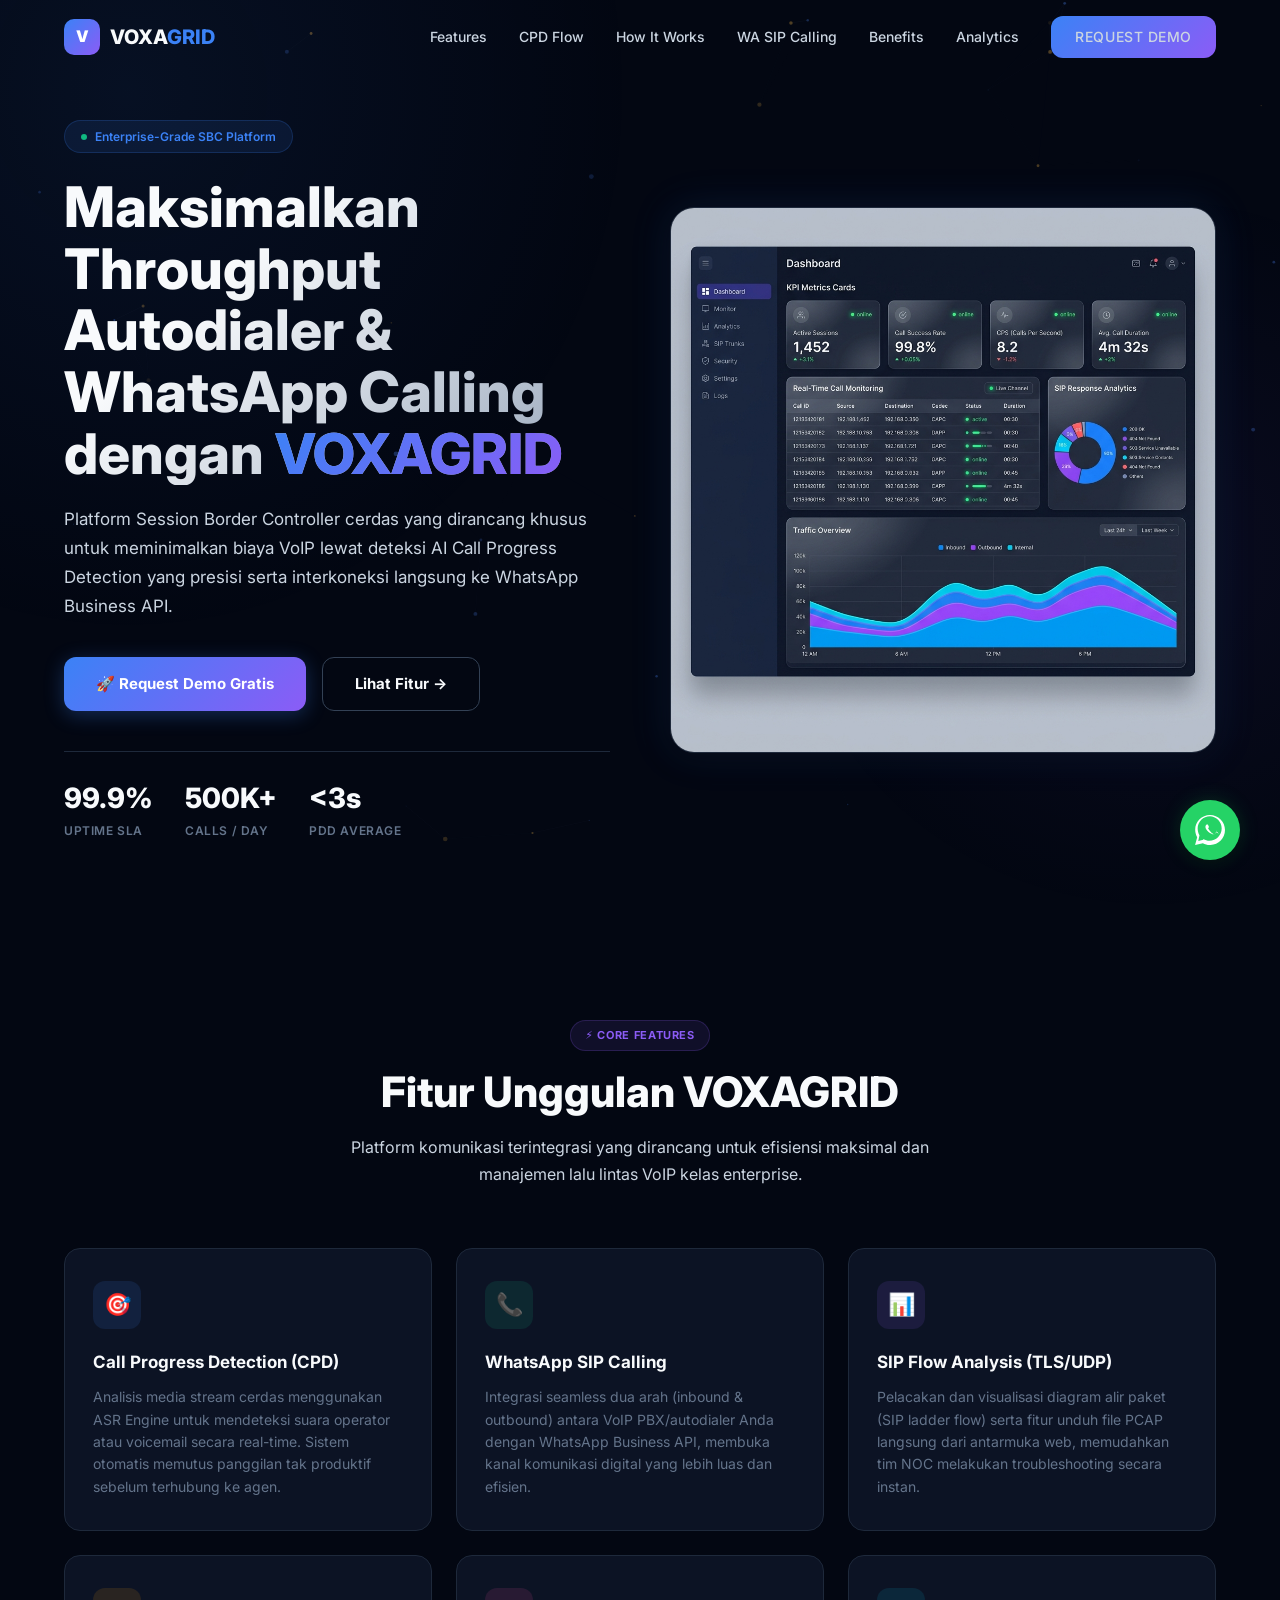
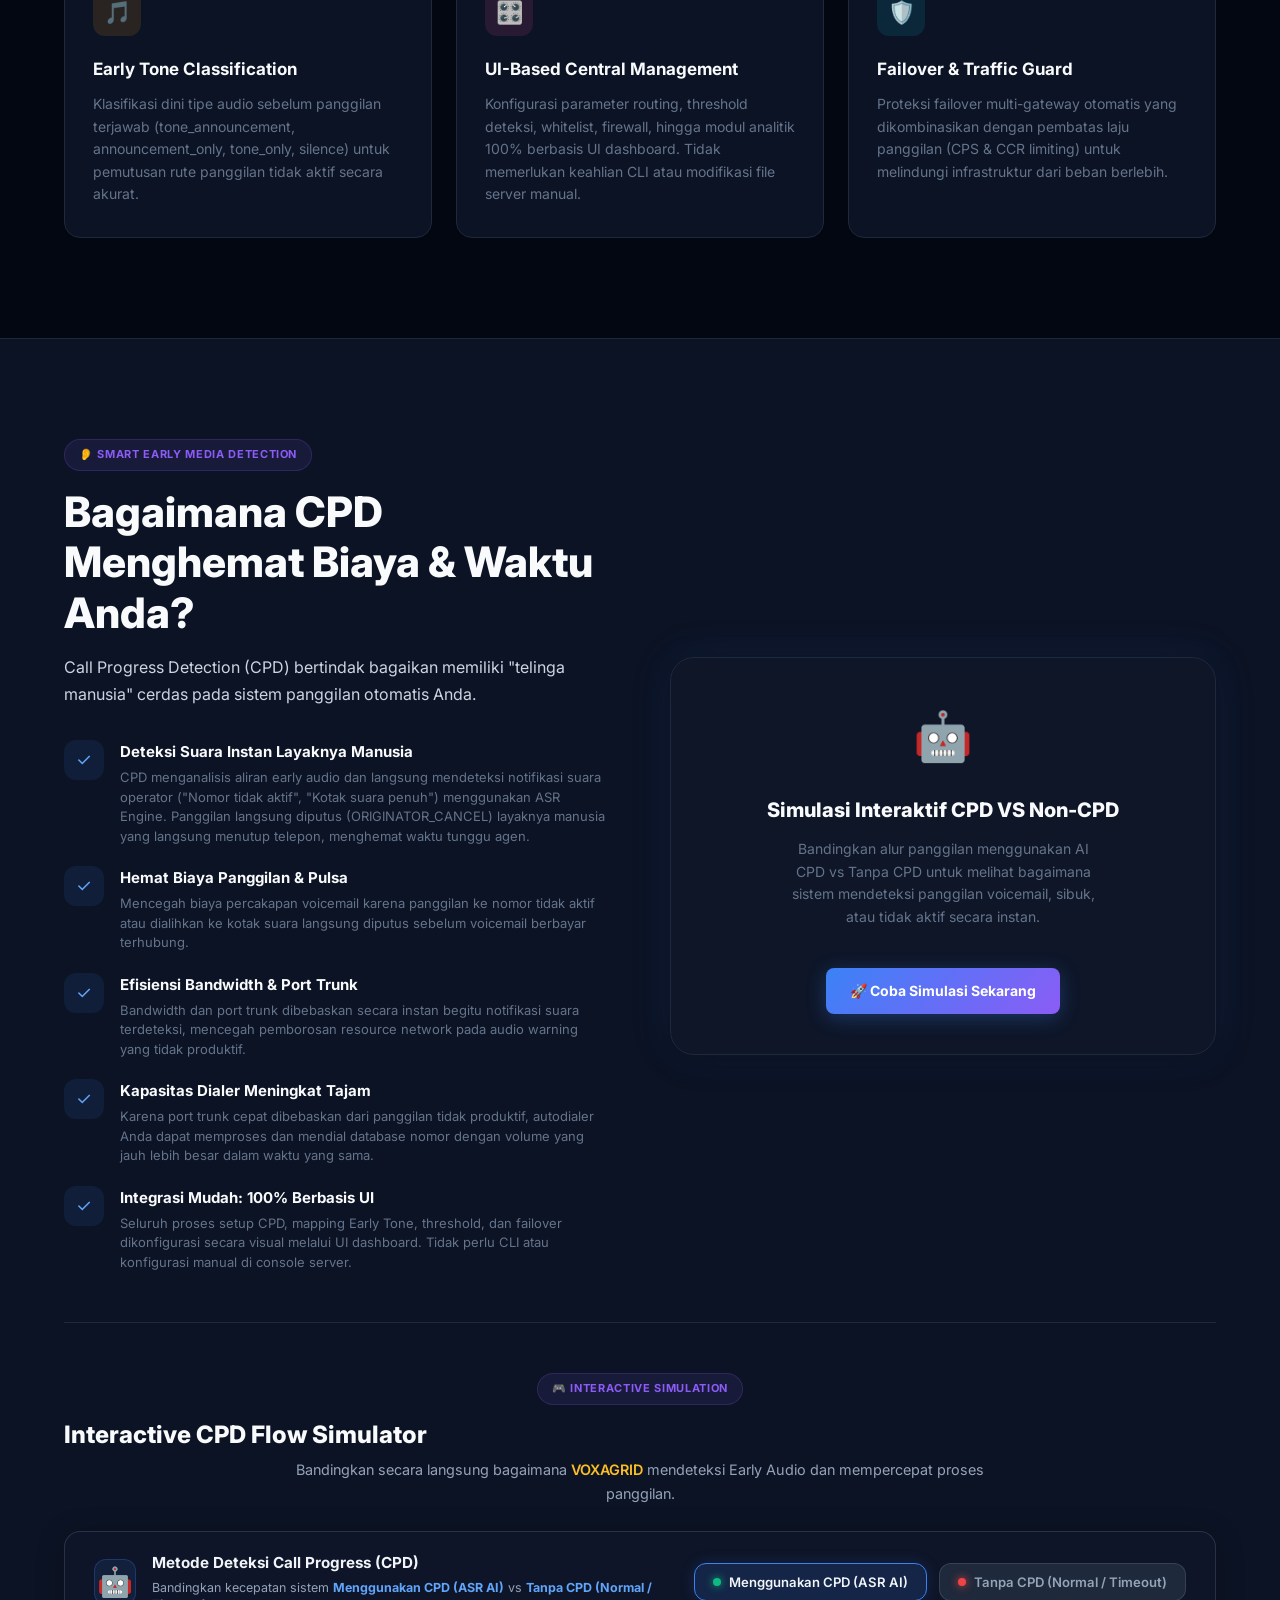
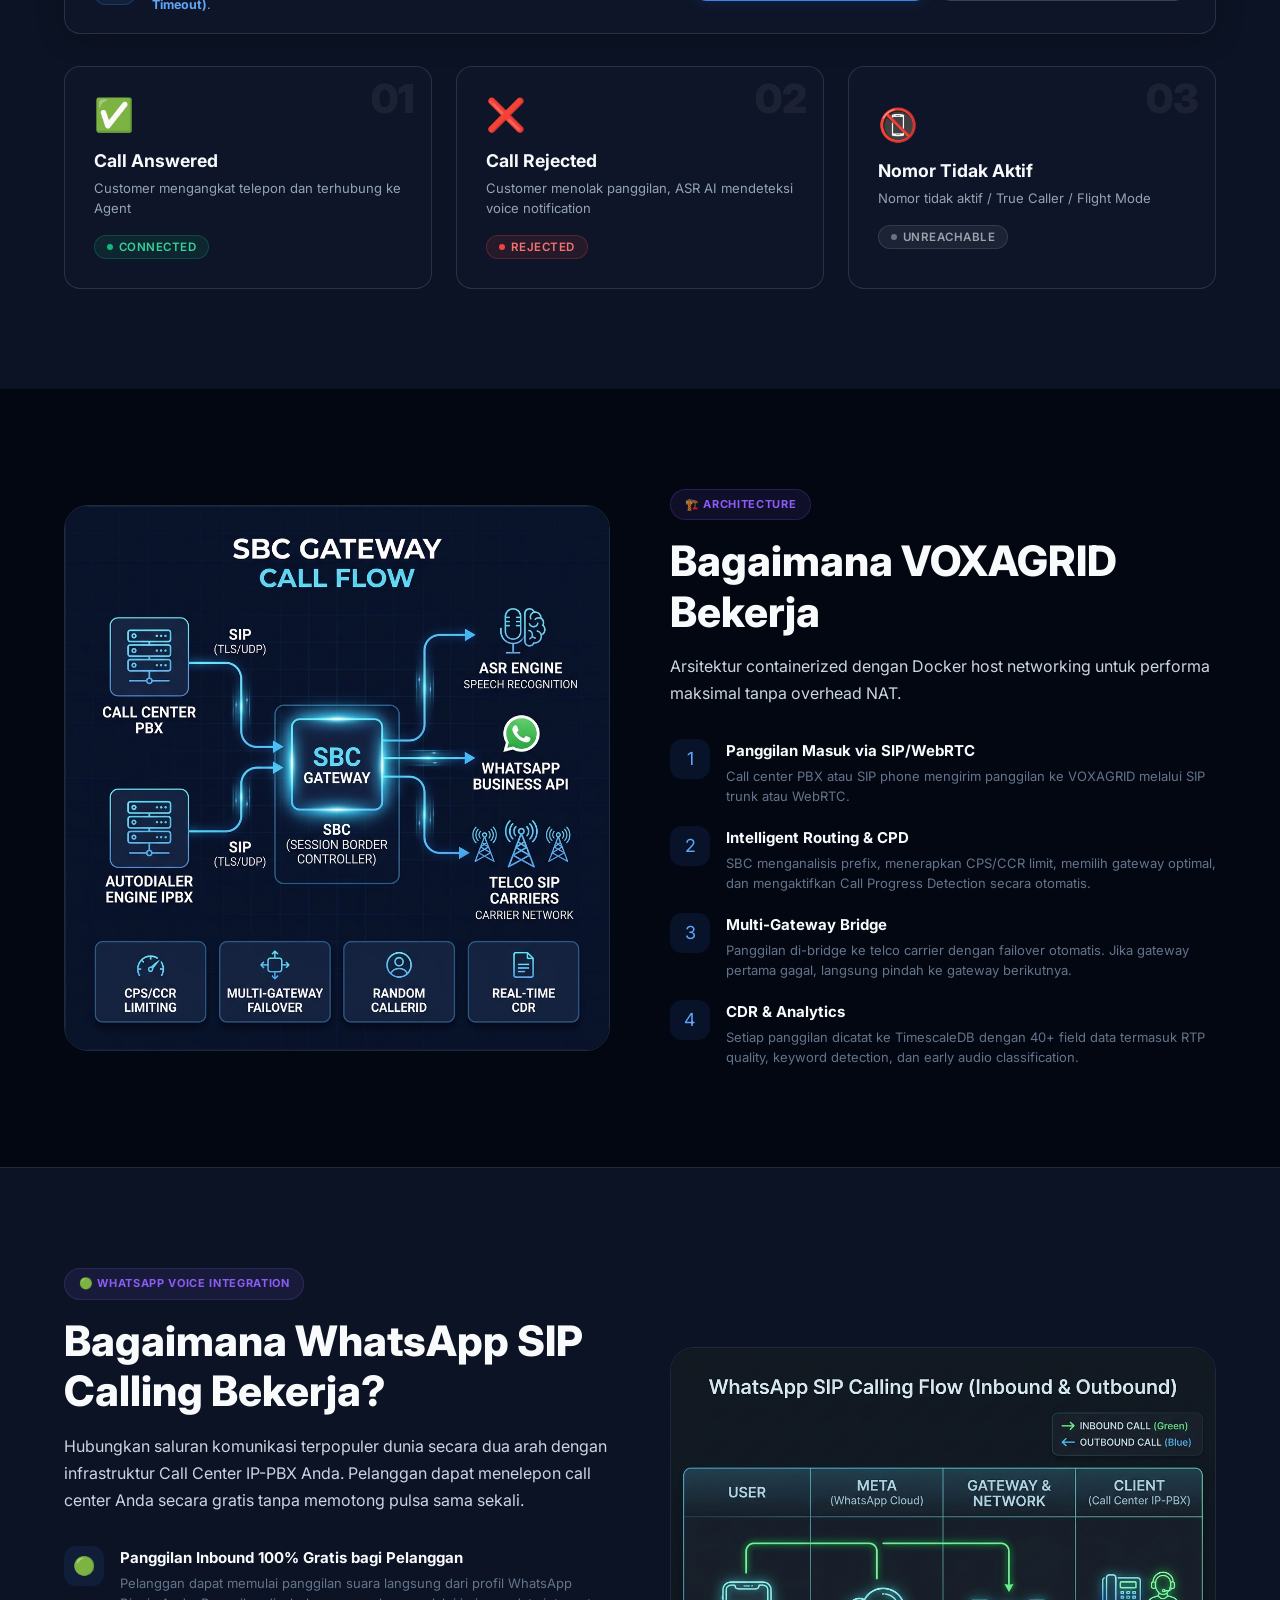
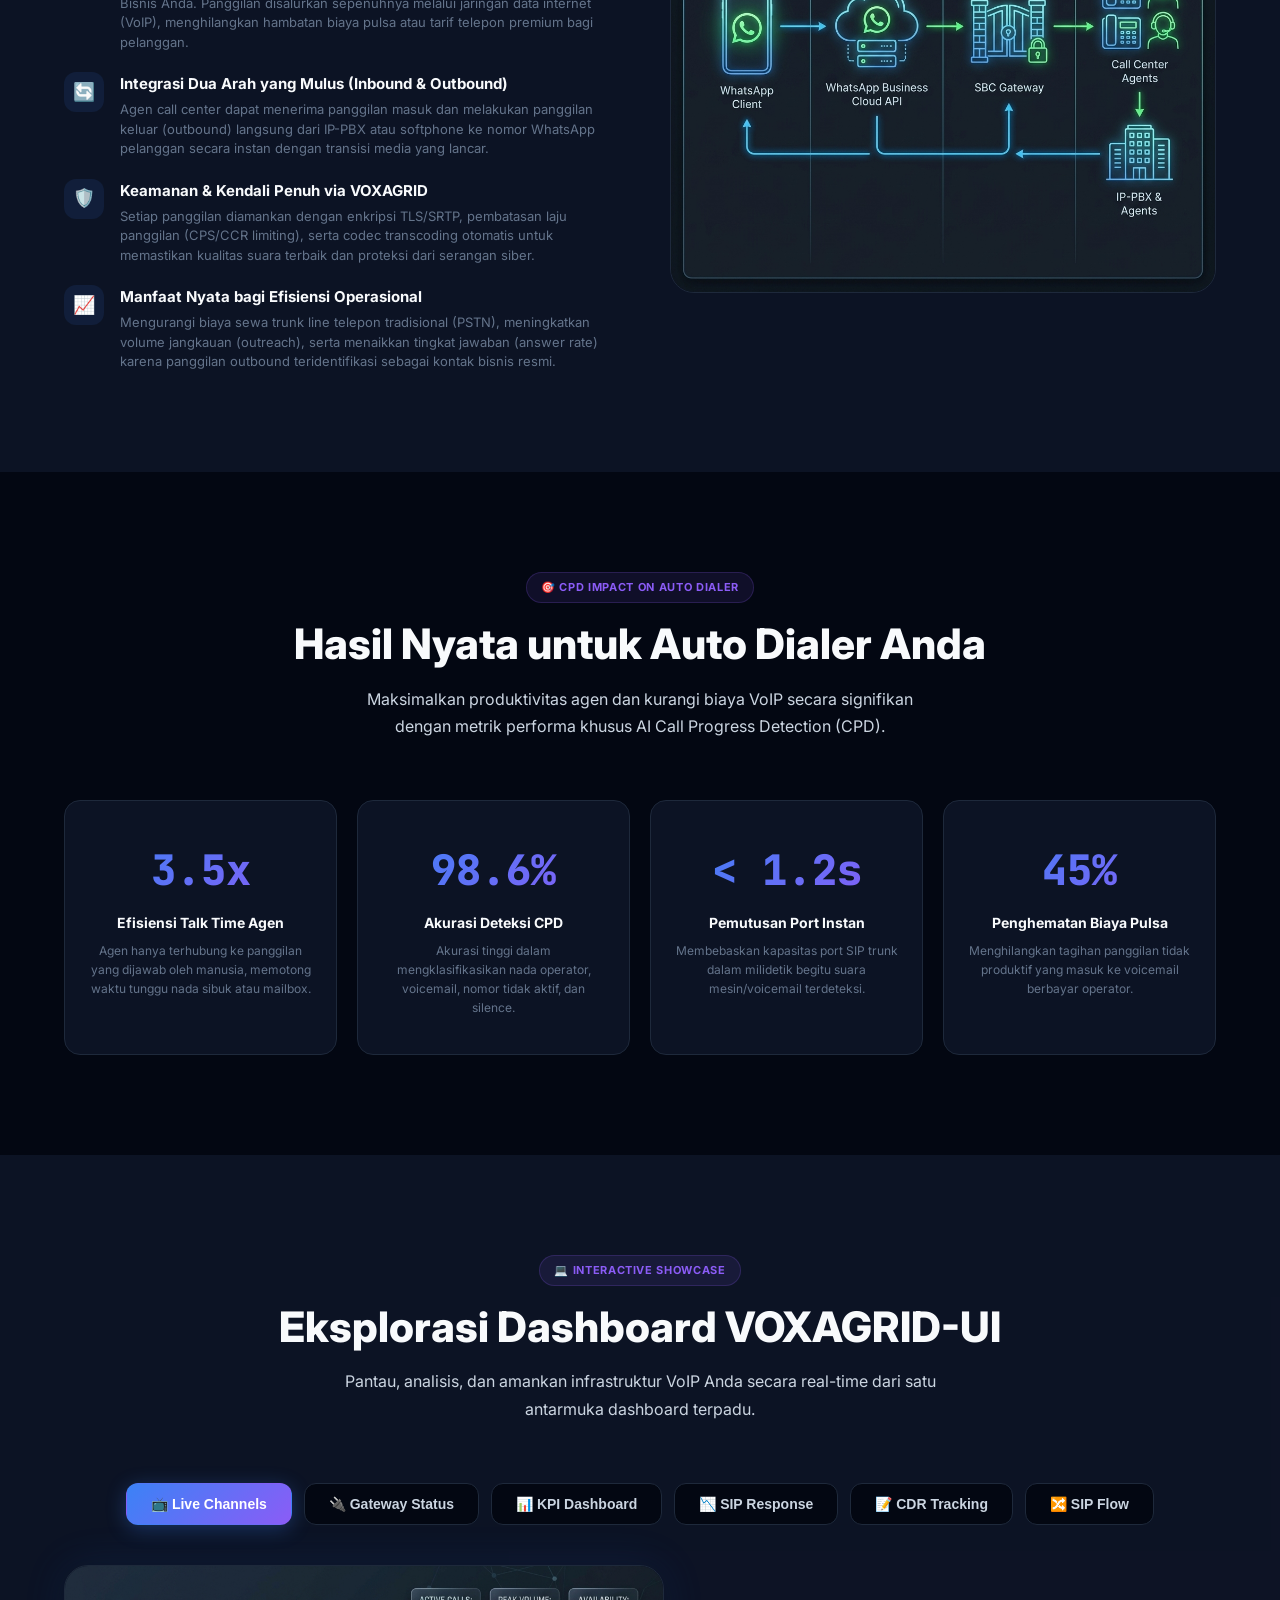
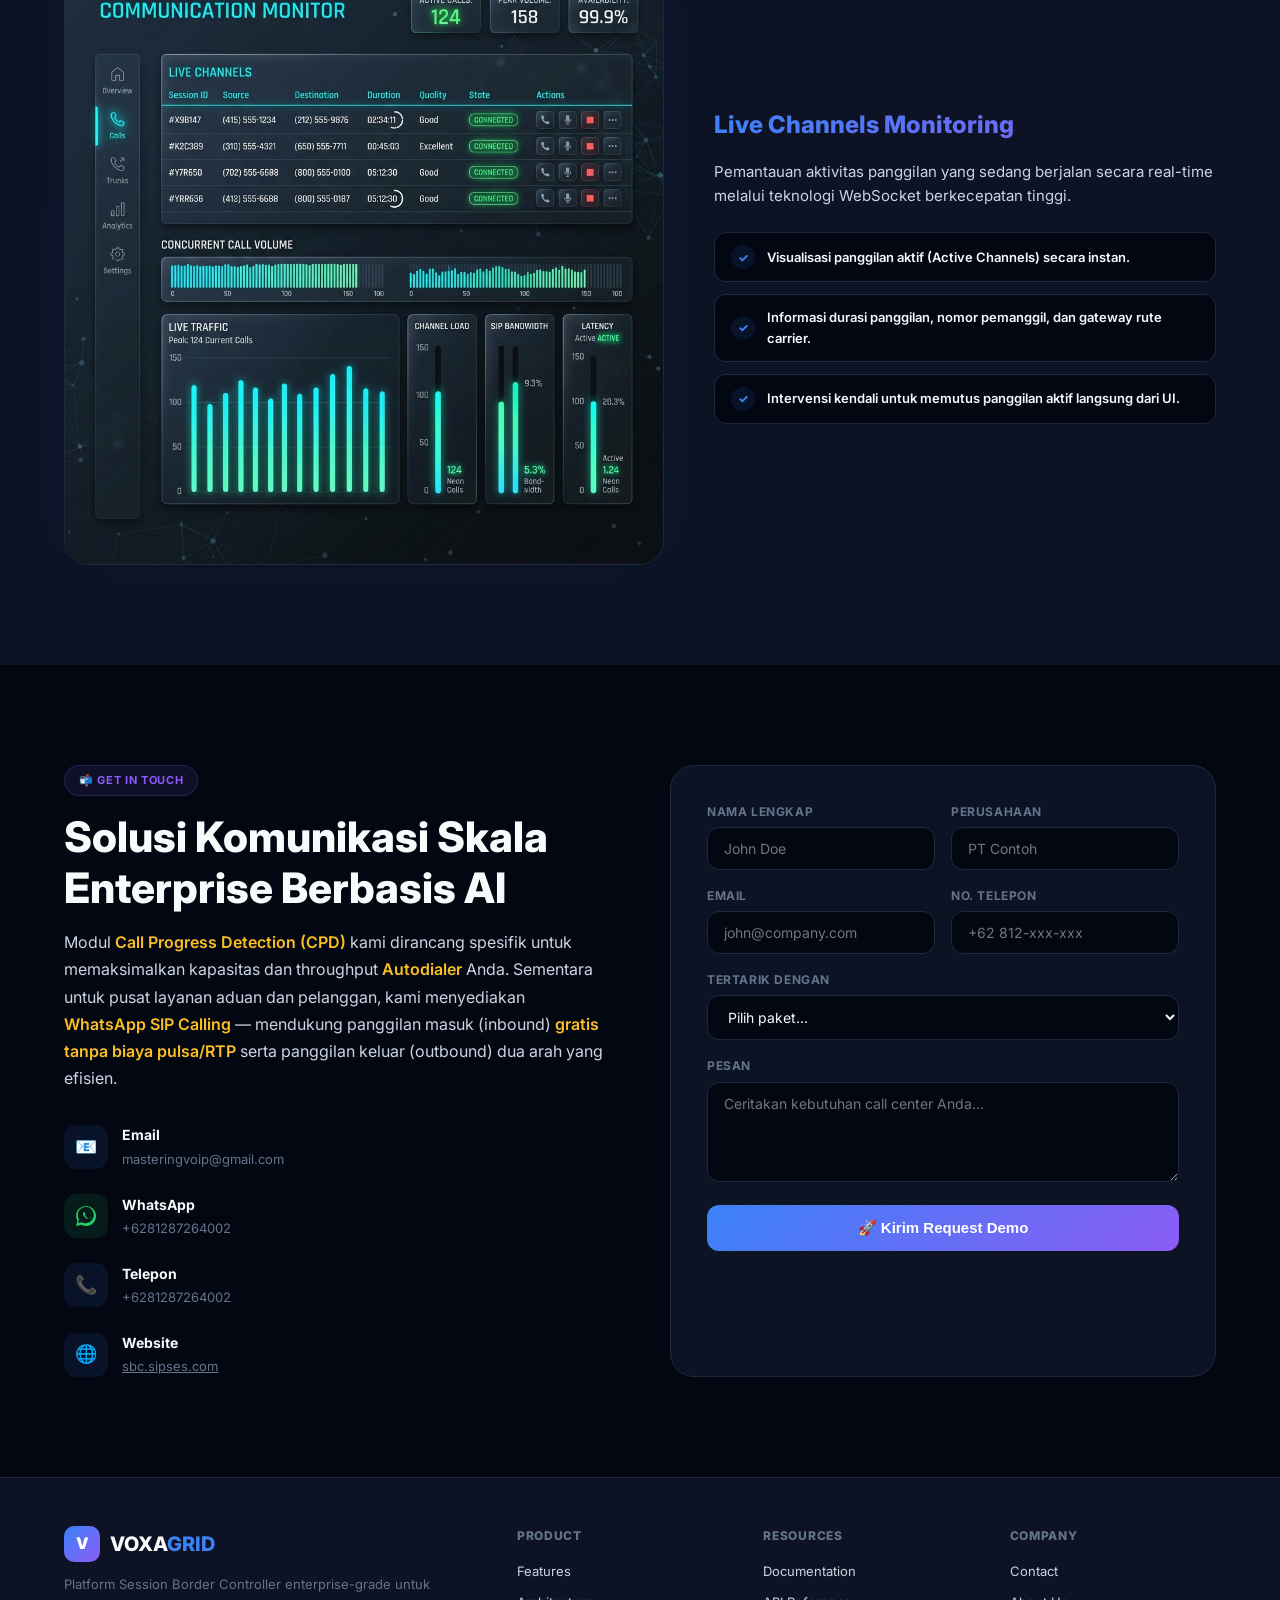
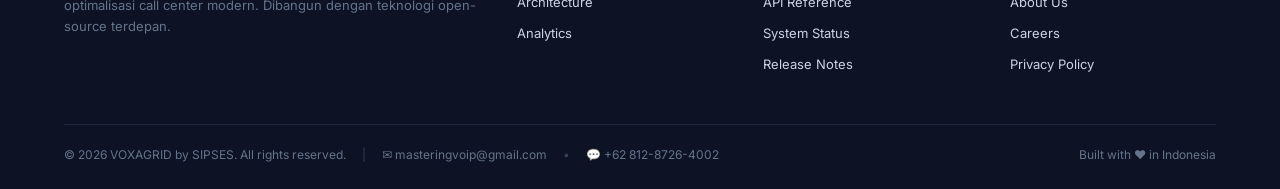
<file: index.html>
<!DOCTYPE html>
<html lang="id">
<head>
<meta charset="UTF-8">
<meta name="viewport" content="width=device-width,initial-scale=1.0">
<title>VOXAGRID — Enterprise Call Center Optimization Platform</title>

<!-- SEO Meta Tags -->
<meta name="title" content="VOXAGRID — Enterprise Call Center Optimization Platform">
<meta name="description" content="VOXAGRID cerdas untuk optimalisasi Call Center & Autodialer. Dilengkapi AI Call Progress Detection (CPD) akurat dan WhatsApp (WA) SIP Calling gratis tanpa biaya pulsa.">
<meta name="keywords" content="VOXAGRID, Call Progress Detection, CPD, WhatsApp SIP Calling, WA SIP Calling, VoIP Gateway, Autodialer, VoIP Call Center, ASR Early Media, SIP Trunk, SIPSES, sbc.sipses.com, Deteksi Voicemail, Telepon WhatsApp Call Center, Free Inbound WA Calling, Call Center Indonesia">
<meta name="robots" content="index, follow">
<meta name="language" content="Indonesian">
<meta name="author" content="SIPSES">
<link rel="canonical" href="https://sbc.sipses.com/">

<!-- Google Search Console Verification -->
<!-- Gantilah konten di bawah ini dengan kode verifikasi dari Google Search Console Anda -->
<meta name="google-site-verification" content="yOur_vEriFiCaTiOn_cOdE_hErE" />

<!-- Open Graph / Facebook -->
<meta property="og:type" content="website">
<meta property="og:url" content="https://sbc.sipses.com/">
<meta property="og:title" content="VOXAGRID — Enterprise Call Center Optimization Platform">
<meta property="og:description" content="Optimalkan autodialer Anda dengan AI Call Progress Detection (CPD) cerdas dan buka interkoneksi langsung ke WhatsApp (WA) SIP Calling gratis dua arah.">
<meta property="og:image" content="https://sbc.sipses.com/img/dashboard-hero.png">

<!-- Twitter -->
<meta property="twitter:card" content="summary_large_image">
<meta property="twitter:url" content="https://sbc.sipses.com/">
<meta property="twitter:title" content="VOXAGRID — Enterprise Call Center Optimization Platform">
<meta property="twitter:description" content="Optimalkan autodialer Anda dengan AI Call Progress Detection (CPD) cerdas dan buka interkoneksi langsung ke WhatsApp (WA) SIP Calling gratis dua arah.">
<meta property="twitter:image" content="https://sbc.sipses.com/img/dashboard-hero.png">

<!-- Google Analytics / Google Tag (gtag.js) -->
<!-- Gantilah G-XXXXXXXXXX dengan ID Tracking Google Analytics Anda -->
<script async src="https://www.googletagmanager.com/gtag/js?id=G-XXXXXXXXXX"></script>
<script>
  window.dataLayer = window.dataLayer || [];
  function gtag(){dataLayer.push(arguments);}
  gtag('js', new Date());
  gtag('config', 'G-XXXXXXXXXX', {
    'page_title': 'VOXAGRID Landing Page',
    'page_path': window.location.pathname
  });
</script>

<!-- Structured Data (JSON-LD) for Search Engines -->
<script type="application/ld+json">
{
  "@context": "https://schema.org",
  "@type": "SoftwareApplication",
  "name": "VOXAGRID",
  "operatingSystem": "Linux, Docker",
  "applicationCategory": "BusinessApplication, CommunicationApplication",
  "offers": {
    "@type": "Offer",
    "price": "0",
    "priceCurrency": "IDR",
    "description": "Hubungi sales kami untuk trial gratis 14 hari."
  },
  "description": "Infrastruktur VoIP cerdas dengan VOXAGRID. Dilengkapi AI Call Progress Detection (CPD) untuk Autodialer dan WhatsApp (WA) SIP Calling gratis untuk Call Center & Layanan Pengaduan.",
  "keywords": "VOXAGRID, Call Progress Detection, CPD, WhatsApp SIP Calling, WA SIP Calling, VoIP, Session Border Controller, Autodialer, SIPSES, sbc.sipses.com",
  "screenshot": "https://sbc.sipses.com/img/dashboard-hero.png",
  "featureList": [
    "AI Call Progress Detection (CPD) untuk deteksi voicemail & nada sibuk secara real-time",
    "WhatsApp SIP Calling dua arah (Inbound & Outbound)",
    "SIP Flow Analysis (TLS/UDP) & Visual SIP Ladder Flow",
    "Early Tone Classification & Deteksi Silence",
    "Central Management berbasis UI Dashboard"
  ]
}
</script>
<script type="application/ld+json">
{
  "@context": "https://schema.org",
  "@type": "Organization",
  "name": "SIPSES",
  "url": "https://sbc.sipses.com/",
  "logo": "https://sbc.sipses.com/img/logo.png",
  "contactPoint": {
    "@type": "ContactPoint",
    "telephone": "+62-812-8726-4002",
    "contactType": "customer service",
    "email": "masteringvoip@gmail.com",
    "availableLanguage": ["Indonesian", "English"]
  }
}
</script>

<link rel="preconnect" href="https://fonts.googleapis.com">
<link rel="preconnect" href="https://fonts.gstatic.com" crossorigin>
<link href="https://fonts.googleapis.com/css2?family=Inter:wght@400;500;600;700;800;900&family=JetBrains+Mono:wght@500;700&display=swap" rel="stylesheet">
<link rel="stylesheet" href="style.css">
<style>.sr-only{position:absolute;width:1px;height:1px;overflow:hidden;clip:rect(0,0,0,0)}</style>
</head>
<body>
<canvas id="particleCanvas"></canvas>

<!-- ═══════════ NAVBAR ═══════════ -->
<nav class="navbar" id="navbar">
  <div class="container">
    <a href="#" class="nav-logo">
      <div class="logo-icon">V</div>
      <span>VOXA<span style="color:var(--primary)">GRID</span></span>
    </a>
    <div class="nav-links" id="navLinks">
      <a href="#features">Features</a>
      <a href="#cpd-flow">CPD Flow</a>
      <a href="#architecture">How It Works</a>
      <a href="#whatsapp-calling">WA SIP Calling</a>
      <a href="#benefits">Benefits</a>
      <a href="#analytics">Analytics</a>
      <a href="#contact" class="nav-cta">Request Demo</a>
    </div>
    <button class="nav-hamburger" id="hamburger" aria-label="Menu">☰</button>
  </div>
</nav>

<!-- ═══════════ HERO ═══════════ -->
<section class="hero" id="home">
  <div class="container">
    <div class="hero-content">
      <div class="hero-badge"><span class="pulse"></span> Enterprise-Grade SBC Platform</div>
      <h1>Maksimalkan Throughput Autodialer &amp; WhatsApp Calling dengan <span>VOXAGRID</span></h1>
      <p class="hero-desc">Platform Session Border Controller cerdas yang dirancang khusus untuk meminimalkan biaya VoIP lewat deteksi AI Call Progress Detection yang presisi serta interkoneksi langsung ke WhatsApp Business API.</p>
      <div class="hero-actions">
        <a href="#contact" class="btn-hero primary">🚀 Request Demo Gratis</a>
        <a href="#features" class="btn-hero outline">Lihat Fitur →</a>
      </div>
      <div class="hero-stats">
        <div class="hero-stat"><div class="num">99.9%</div><div class="label">Uptime SLA</div></div>
        <div class="hero-stat"><div class="num">500K+</div><div class="label">Calls / Day</div></div>
        <div class="hero-stat"><div class="num">&lt;3s</div><div class="label">PDD Average</div></div>
      </div>
    </div>
    <div class="hero-visual">
      <img src="img/dashboard-hero.png" alt="VOXAGRID Dashboard" width="600" height="600" loading="eager">
    </div>
  </div>
</section>

<!-- ═══════════ FEATURES ═══════════ -->
<section id="features">
  <div class="container">
    <div class="section-header">
      <div class="section-badge">⚡ Core Features</div>
      <h2 class="section-title">Fitur Unggulan VOXAGRID</h2>
      <p class="section-desc">Platform komunikasi terintegrasi yang dirancang untuk efisiensi maksimal dan manajemen lalu lintas VoIP kelas enterprise.</p>
    </div>
    <div class="features-grid">

      <div class="feature-card fade-up">
        <div class="feature-icon blue">🎯</div>
        <h3>Call Progress Detection (CPD)</h3>
        <p>Analisis media stream cerdas menggunakan ASR Engine untuk mendeteksi suara operator atau voicemail secara real-time. Sistem otomatis memutus panggilan tak produktif sebelum terhubung ke agen.</p>
      </div>

      <div class="feature-card fade-up">
        <div class="feature-icon green">📞</div>
        <h3>WhatsApp SIP Calling</h3>
        <p>Integrasi seamless dua arah (inbound &amp; outbound) antara VoIP PBX/autodialer Anda dengan WhatsApp Business API, membuka kanal komunikasi digital yang lebih luas dan efisien.</p>
      </div>

      <div class="feature-card fade-up">
        <div class="feature-icon purple">📊</div>
        <h3>SIP Flow Analysis (TLS/UDP)</h3>
        <p>Pelacakan dan visualisasi diagram alir paket (SIP ladder flow) serta fitur unduh file PCAP langsung dari antarmuka web, memudahkan tim NOC melakukan troubleshooting secara instan.</p>
      </div>

      <div class="feature-card fade-up">
        <div class="feature-icon amber">🎵</div>
        <h3>Early Tone Classification</h3>
        <p>Klasifikasi dini tipe audio sebelum panggilan terjawab (tone_announcement, announcement_only, tone_only, silence) untuk pemutusan rute panggilan tidak aktif secara akurat.</p>
      </div>

      <div class="feature-card fade-up">
        <div class="feature-icon pink">🎛️</div>
        <h3>UI-Based Central Management</h3>
        <p>Konfigurasi parameter routing, threshold deteksi, whitelist, firewall, hingga modul analitik 100% berbasis UI dashboard. Tidak memerlukan keahlian CLI atau modifikasi file server manual.</p>
      </div>

      <div class="feature-card fade-up">
        <div class="feature-icon cyan">🛡️</div>
        <h3>Failover &amp; Traffic Guard</h3>
        <p>Proteksi failover multi-gateway otomatis yang dikombinasikan dengan pembatas laju panggilan (CPS &amp; CCR limiting) untuk melindungi infrastruktur dari beban berlebih.</p>
      </div>

    </div>
  </div>
</section>

<!-- ═══════════ CPD FLOW & BENEFITS ═══════════ -->
<section id="cpd-flow" class="arch-section" style="border-top:1px solid var(--border)">
  <div class="container">
    <div class="arch-layout">
      <div>
        <div class="section-badge">👂 Smart Early Media Detection</div>
        <h2 class="section-title">Bagaimana CPD Menghemat Biaya &amp; Waktu Anda?</h2>
        <p class="section-desc">Call Progress Detection (CPD) bertindak bagaikan memiliki "telinga manusia" cerdas pada sistem panggilan otomatis Anda.</p>
        <div class="arch-points">
          <div class="arch-point">
            <div class="icon">✓</div>
            <div>
              <h4>Deteksi Suara Instan Layaknya Manusia</h4>
              <p>CPD menganalisis aliran early audio dan langsung mendeteksi notifikasi suara operator ("Nomor tidak aktif", "Kotak suara penuh") menggunakan ASR Engine. Panggilan langsung diputus (ORIGINATOR_CANCEL) layaknya manusia yang langsung menutup telepon, menghemat waktu tunggu agen.</p>
            </div>
          </div>
          <div class="arch-point">
            <div class="icon">✓</div>
            <div>
              <h4>Hemat Biaya Panggilan &amp; Pulsa</h4>
              <p>Mencegah biaya percakapan voicemail karena panggilan ke nomor tidak aktif atau dialihkan ke kotak suara langsung diputus sebelum voicemail berbayar terhubung.</p>
            </div>
          </div>
          <div class="arch-point">
            <div class="icon">✓</div>
            <div>
              <h4>Efisiensi Bandwidth &amp; Port Trunk</h4>
              <p>Bandwidth dan port trunk dibebaskan secara instan begitu notifikasi suara terdeteksi, mencegah pemborosan resource network pada audio warning yang tidak produktif.</p>
            </div>
          </div>
          <div class="arch-point">
            <div class="icon">✓</div>
            <div>
              <h4>Kapasitas Dialer Meningkat Tajam</h4>
              <p>Karena port trunk cepat dibebaskan dari panggilan tidak produktif, autodialer Anda dapat memproses dan mendial database nomor dengan volume yang jauh lebih besar dalam waktu yang sama.</p>
            </div>
          </div>
          <div class="arch-point">
            <div class="icon">✓</div>
            <div>
              <h4>Integrasi Mudah: 100% Berbasis UI</h4>
              <p>Seluruh proses setup CPD, mapping Early Tone, threshold, dan failover dikonfigurasi secara visual melalui UI dashboard. Tidak perlu CLI atau konfigurasi manual di console server.</p>
            </div>
          </div>
        </div>
      </div>
      <div class="arch-image fade-up">
        <div class="simulation-teaser-card">
          <div class="teaser-icon">🤖</div>
          <h3>Simulasi Interaktif CPD VS Non-CPD</h3>
          <p>Bandingkan alur panggilan menggunakan AI CPD vs Tanpa CPD untuk melihat bagaimana sistem mendeteksi panggilan voicemail, sibuk, atau tidak aktif secara instan.</p>
          <a href="#interactive-simulator" class="btn-hero primary" style="margin-top: 20px; font-size: 14px; padding: 12px 24px; border-radius: 8px;">🚀 Coba Simulasi Sekarang</a>
        </div>
      </div>
    </div>
  
    <!-- Interactive CPD Flow Simulator -->
    <div id="interactive-simulator" class="interactive-simulator-wrapper fade-up" style="border-top: 1px solid var(--border); padding-top: 50px; margin-top: 50px;">
      <div class="section-header">
        <div class="section-badge">🎮 Interactive Simulation</div>
        <h2 class="section-title">Interactive CPD Flow Simulator</h2>
        <p class="section-desc">Bandingkan secara langsung bagaimana <strong>VOXAGRID</strong> mendeteksi Early Audio dan mempercepat proses panggilan.</p>
      </div>
      
      <div class="cpd-toggle-box">
                <div class="cpd-toggle-info">
                    <span class="cpd-toggle-icon">🤖</span>
                    <div class="cpd-toggle-text">
                        <h3>Metode Deteksi Call Progress (CPD)</h3>
                        <p>Bandingkan kecepatan sistem <strong>Menggunakan CPD (ASR AI)</strong> vs <strong>Tanpa CPD (Normal / Timeout)</strong>.</p>
                    </div>
                </div>
                <div class="cpd-toggle-buttons">
                    <button id="btn-cpd-on" class="cpd-toggle-btn active" onclick="setCPDMode(true)">
                        <span class="cpd-status-dot cpd-status-on"></span>
                        Menggunakan CPD (ASR AI)
                    </button>
                    <button id="btn-cpd-off" class="cpd-toggle-btn" onclick="setCPDMode(false)">
                        <span class="cpd-status-dot cpd-status-off"></span>
                        Tanpa CPD (Normal / Timeout)
                    </button>
                </div>
            </div>

            <div class="scenario-cards">
                <button class="scenario-card" id="btn-scenario-1" onclick="selectScenario(1)">
                    <div class="scenario-number">01</div>
                    <div class="scenario-icon scenario-icon-success">✅</div>
                    <h3>Call Answered</h3>
                    <p>Customer mengangkat telepon dan terhubung ke Agent</p>
                    <div class="scenario-status success"><span class="status-dot"></span>Connected</div>
                </button>
                <button class="scenario-card" id="btn-scenario-2" onclick="selectScenario(2)">
                    <div class="scenario-number">02</div>
                    <div class="scenario-icon scenario-icon-reject">❌</div>
                    <h3>Call Rejected</h3>
                    <p>Customer menolak panggilan, ASR AI mendeteksi voice notification</p>
                    <div class="scenario-status reject"><span class="status-dot"></span>Rejected</div>
                </button>
                <button class="scenario-card" id="btn-scenario-3" onclick="selectScenario(3)">
                    <div class="scenario-number">03</div>
                    <div class="scenario-icon scenario-icon-inactive">📵</div>
                    <h3>Nomor Tidak Aktif</h3>
                    <p>Nomor tidak aktif / True Caller / Flight Mode</p>
                    <div class="scenario-status inactive"><span class="status-dot"></span>Unreachable</div>
                </button>
            </div>
        </section>

        <!-- Flow Diagram -->
        <section id="flow-section" class="section" style="display:none;">
            <div class="flow-header">
                <div class="flow-title-row">
                    <h2 class="section-title" id="flow-title"><span class="title-icon">📊</span><span id="flow-title-text">Kondisi 1</span></h2>
                    <div class="flow-controls">
                        <div class="speed-control">
                            <label>Speed:</label>
                            <button class="speed-btn active" data-speed="1" onclick="setSpeed(1, this)">1×</button>
                            <button class="speed-btn" data-speed="1.5" onclick="setSpeed(1.5, this)">1.5×</button>
                            <button class="speed-btn" data-speed="2" onclick="setSpeed(2, this)">2×</button>
                        </div>
                        <button class="control-btn" id="btn-play" onclick="playAnimation()">
                            <svg width="18" height="18" viewBox="0 0 24 24" fill="currentColor"><path d="M8 5v14l11-7z"/></svg>
                            <span>Play</span>
                        </button>
                        <button class="control-btn" id="btn-pause" onclick="pauseAnimation()" style="display:none;">
                            <svg width="18" height="18" viewBox="0 0 24 24" fill="currentColor"><path d="M6 19h4V5H6v14zm8-14v14h4V5h-4z"/></svg>
                            <span>Pause</span>
                        </button>
                        <button class="control-btn" id="btn-reset" onclick="resetAnimation()">
                            <svg width="18" height="18" viewBox="0 0 24 24" fill="currentColor"><path d="M17.65 6.35A7.958 7.958 0 0012 4c-4.42 0-7.99 3.58-7.99 8s3.57 8 7.99 8c3.73 0 6.84-2.55 7.73-6h-2.08A5.99 5.99 0 0112 18c-3.31 0-6-2.69-6-6s2.69-6 6-6c1.66 0 3.14.69 4.22 1.78L13 11h7V4l-2.35 2.35z"/></svg>
                            <span>Reset</span>
                        </button>
                        <button class="control-btn btn-back" onclick="goBack()">
                            <svg width="18" height="18" viewBox="0 0 24 24" fill="currentColor"><path d="M20 11H7.83l5.59-5.59L12 4l-8 8 8 8 1.41-1.41L7.83 13H20v-2z"/></svg>
                            <span>Kembali</span>
                        </button>
                    </div>
                </div>
                <div class="progress-container">
                    <div class="progress-bar" id="progress-bar"></div>
                    <div class="progress-text" id="progress-text">Step 0 / 0</div>
                </div>
            </div>

            <div class="flow-grid-layout">
                <!-- SVG Diagram -->
                <div class="diagram-container" id="diagram-container">
                <button class="zoom-toggle-btn" id="btn-zoom-toggle" onclick="toggleZoomMode()" title="Toggle Fit/Zoom Mode">
                    <span>🔍</span> <span class="zoom-text">Fit Screen</span>
                </button>
                <div class="swipe-hint" id="swipe-hint">↔ Geser diagram untuk detail</div>
                <svg id="flow-svg" viewBox="0 0 1220 660" xmlns="http://www.w3.org/2000/svg">
                    <defs>
                        <linearGradient id="grad-autodialer" x1="0%" y1="0%" x2="100%" y2="100%"><stop offset="0%" style="stop-color:#3b82f6"/><stop offset="100%" style="stop-color:#1d4ed8"/></linearGradient>
                        <linearGradient id="grad-sbc" x1="0%" y1="0%" x2="100%" y2="100%"><stop offset="0%" style="stop-color:#f59e0b"/><stop offset="100%" style="stop-color:#d97706"/></linearGradient>
                        <linearGradient id="grad-telco" x1="0%" y1="0%" x2="100%" y2="100%"><stop offset="0%" style="stop-color:#8b5cf6"/><stop offset="100%" style="stop-color:#6d28d9"/></linearGradient>
                        <linearGradient id="grad-customer" x1="0%" y1="0%" x2="100%" y2="100%"><stop offset="0%" style="stop-color:#10b981"/><stop offset="100%" style="stop-color:#059669"/></linearGradient>
                        <linearGradient id="grad-asr" x1="0%" y1="0%" x2="100%" y2="100%"><stop offset="0%" style="stop-color:#ef4444"/><stop offset="100%" style="stop-color:#dc2626"/></linearGradient>
                        <linearGradient id="grad-agent" x1="0%" y1="0%" x2="100%" y2="100%"><stop offset="0%" style="stop-color:#06b6d4"/><stop offset="100%" style="stop-color:#0891b2"/></linearGradient>
                        <linearGradient id="grad-db" x1="0%" y1="0%" x2="100%" y2="100%"><stop offset="0%" style="stop-color:#64748b"/><stop offset="100%" style="stop-color:#475569"/></linearGradient>
                        <filter id="shadow" x="-20%" y="-20%" width="140%" height="140%"><feDropShadow dx="0" dy="4" stdDeviation="6" flood-color="#000" flood-opacity="0.3"/></filter>
                        <marker id="arrowhead" markerWidth="10" markerHeight="7" refX="10" refY="3.5" orient="auto"><polygon points="0 0, 10 3.5, 0 7" fill="#475569"/></marker>
                        <marker id="arrow-amber" markerWidth="10" markerHeight="7" refX="10" refY="3.5" orient="auto"><polygon points="0 0, 10 3.5, 0 7" fill="#f59e0b"/></marker>
                        <marker id="arrow-green" markerWidth="10" markerHeight="7" refX="10" refY="3.5" orient="auto"><polygon points="0 0, 10 3.5, 0 7" fill="#10b981"/></marker>
                        <marker id="arrow-red" markerWidth="10" markerHeight="7" refX="10" refY="3.5" orient="auto"><polygon points="0 0, 10 3.5, 0 7" fill="#ef4444"/></marker>
                    </defs>

                    <!-- ===== Connection Lines ===== -->
                    <g id="connections">
                        <line id="conn-db-ad" x1="120" y1="95" x2="120" y2="175" class="conn-line" marker-end="url(#arrowhead)"/>
                        <line id="conn-ad-sbc" x1="215" y1="225" x2="388" y2="225" class="conn-line" marker-end="url(#arrowhead)"/>
                        <text id="lbl-ad-sbc" x="300" y="215" class="conn-label" text-anchor="middle">SIP INVITE</text>
                        <line id="conn-sbc-telco" x1="572" y1="225" x2="718" y2="225" class="conn-line" marker-end="url(#arrowhead)"/>
                        <text id="lbl-sbc-telco" x="645" y="215" class="conn-label" text-anchor="middle">SIP</text>
                        <line id="conn-telco-cust" x1="882" y1="225" x2="968" y2="225" class="conn-line" stroke-dasharray="8,4" marker-end="url(#arrowhead)"/>
                        <line id="conn-sbc-asr" x1="480" y1="290" x2="480" y2="380" class="conn-line" marker-end="url(#arrowhead)"/>
                        <text id="lbl-sbc-asr" x="495" y="340" class="conn-label" text-anchor="start">Audio Stream</text>
                        <line id="conn-ad-agent" x1="120" y1="290" x2="120" y2="395" class="conn-line" marker-end="url(#arrowhead)"/>
                        <line id="conn-ad-telco" x1="215" y1="225" x2="718" y2="225" class="conn-line conn-hidden" marker-end="url(#arrowhead)"/>
                        <text id="lbl-ad-telco" x="466" y="215" class="conn-label conn-hidden" text-anchor="middle">SIP INVITE</text>

                        <!-- Hidden connections -->
                        <path id="conn-asr-ad" d="M 415 440 L 215 440 L 215 290" class="conn-line conn-hidden" marker-end="url(#arrowhead)"/>
                        <text id="lbl-asr-ad" x="315" y="432" class="conn-label conn-hidden" text-anchor="middle">REQUEST TERMINATE</text>
                        <path id="conn-cust-agent" d="M 1040 310 L 1040 550 L 200 550 L 200 490" class="conn-line conn-hidden" marker-end="url(#arrowhead)"/>
                        <text id="lbl-cust-agent" x="600" y="542" class="conn-label conn-hidden" text-anchor="middle">📞 Voice Connected</text>
                        <path id="conn-telco-voice" d="M 760 290 L 760 350 L 572 350" class="conn-line conn-hidden" marker-end="url(#arrowhead)"/>
                        <text id="lbl-telco-voice" x="666" y="343" class="conn-label conn-hidden" text-anchor="middle" style="font-size:9px;">Voice Notification 🔊</text>
                    </g>

                    <!-- ===== Flowing Data Packets (created by JS) ===== -->
                    <g id="flow-packets"></g>

                    <!-- ===== Step Number Markers on Arrows (created by JS) ===== -->
                    <g id="step-markers"></g>

                    <!-- ===== Nodes ===== -->
                    <!-- DB -->
                    <g id="node-db" class="node" transform="translate(70,30)">
                        <ellipse cx="50" cy="15" rx="45" ry="12" fill="url(#grad-db)" opacity="0.9"/>
                        <rect x="5" y="15" width="90" height="35" fill="url(#grad-db)" opacity="0.85"/>
                        <ellipse cx="50" cy="50" rx="45" ry="12" fill="url(#grad-db)"/>
                        <ellipse cx="50" cy="15" rx="45" ry="12" fill="#94a3b8" opacity="0.3"/>
                        <text x="50" y="30" text-anchor="middle" fill="white" font-size="10" font-weight="600">DB Customer</text>
                        <text x="50" y="43" text-anchor="middle" fill="white" font-size="10" font-weight="600">Phone</text>
                    </g>

                    <!-- Engine AUTODIALER -->
                    <g id="node-autodialer" class="node" transform="translate(30,175)">
                        <rect width="185" height="115" rx="12" fill="#0f172a" stroke="url(#grad-autodialer)" stroke-width="2" filter="url(#shadow)"/>
                        <rect width="185" height="30" rx="12" fill="url(#grad-autodialer)" opacity="0.15"/>
                        <rect y="12" width="185" height="18" fill="url(#grad-autodialer)" opacity="0.15"/>
                        <text x="92" y="20" text-anchor="middle" fill="#60a5fa" font-size="11" font-weight="700">ENGINE AUTODIALER</text>
                        <text x="92" y="50" text-anchor="middle" fill="#94a3b8" font-size="9">Dial: 081287264002</text>
                        <rect x="15" y="62" width="155" height="22" rx="4" fill="#1e293b"/>
                        <text x="92" y="77" text-anchor="middle" fill="#64748b" font-size="8" font-family="JetBrains Mono">SIP INVITE →</text>
                        <!-- Status bar -->
                        <rect id="ad-status-bar" x="15" y="90" width="155" height="16" rx="4" fill="#1e293b" opacity="0"/>
                        <text id="ad-status-text" x="92" y="101" text-anchor="middle" fill="#60a5fa" font-size="7.5" font-weight="600" font-family="JetBrains Mono" opacity="0"></text>
                    </g>

                    <!-- SBC GATEWAY VOXAGRID -->
                    <g id="node-sbc" class="node" transform="translate(390,170)">
                        <rect width="180" height="120" rx="12" fill="#0f172a" stroke="url(#grad-sbc)" stroke-width="2.5" filter="url(#shadow)"/>
                        <rect width="180" height="35" rx="12" fill="url(#grad-sbc)" opacity="0.2"/>
                        <rect y="12" width="180" height="23" fill="url(#grad-sbc)" opacity="0.2"/>
                        <text x="90" y="16" text-anchor="middle" fill="#fbbf24" font-size="10" font-weight="800">VOXAGRID</text>
                        <text x="90" y="30" text-anchor="middle" fill="#fbbf24" font-size="11" font-weight="800">SBC GATEWAY</text>
                        <line x1="15" y1="40" x2="165" y2="40" stroke="#f59e0b" stroke-opacity="0.3"/>
                        <text x="90" y="57" text-anchor="middle" fill="#fcd34d" font-size="8.5" font-weight="600">Call Progress</text>
                        <text x="90" y="70" text-anchor="middle" fill="#fcd34d" font-size="8.5" font-weight="600">Detection / Analisis</text>
                        <!-- Audio waveform visualization -->
                        <g id="sbc-waveform" transform="translate(20,80)" opacity="0">
                            <rect width="140" height="30" rx="4" fill="#1e293b" stroke="#f59e0b" stroke-width="0.5" stroke-opacity="0.3"/>
                            <g class="waveform-bars" transform="translate(10,5)">
                                <rect x="0" y="8" width="3" height="14" rx="1" fill="#f59e0b" opacity="0.6"><animate attributeName="height" values="14;6;14" dur="0.4s" repeatCount="indefinite"/><animate attributeName="y" values="8;11;8" dur="0.4s" repeatCount="indefinite"/></rect>
                                <rect x="6" y="4" width="3" height="22" rx="1" fill="#f59e0b" opacity="0.7"><animate attributeName="height" values="22;10;22" dur="0.5s" repeatCount="indefinite"/><animate attributeName="y" values="4;10;4" dur="0.5s" repeatCount="indefinite"/></rect>
                                <rect x="12" y="6" width="3" height="18" rx="1" fill="#f59e0b" opacity="0.5"><animate attributeName="height" values="18;8;18" dur="0.35s" repeatCount="indefinite"/><animate attributeName="y" values="6;11;6" dur="0.35s" repeatCount="indefinite"/></rect>
                                <rect x="18" y="2" width="3" height="26" rx="1" fill="#f59e0b" opacity="0.8"><animate attributeName="height" values="26;12;26" dur="0.45s" repeatCount="indefinite"/><animate attributeName="y" values="2;9;2" dur="0.45s" repeatCount="indefinite"/></rect>
                                <rect x="24" y="7" width="3" height="16" rx="1" fill="#f59e0b" opacity="0.6"><animate attributeName="height" values="16;6;16" dur="0.38s" repeatCount="indefinite"/><animate attributeName="y" values="7;12;7" dur="0.38s" repeatCount="indefinite"/></rect>
                                <rect x="30" y="3" width="3" height="24" rx="1" fill="#f59e0b" opacity="0.7"><animate attributeName="height" values="24;8;24" dur="0.42s" repeatCount="indefinite"/><animate attributeName="y" values="3;11;3" dur="0.42s" repeatCount="indefinite"/></rect>
                                <rect x="36" y="5" width="3" height="20" rx="1" fill="#f59e0b" opacity="0.5"><animate attributeName="height" values="20;10;20" dur="0.5s" repeatCount="indefinite"/><animate attributeName="y" values="5;10;5" dur="0.5s" repeatCount="indefinite"/></rect>
                                <rect x="42" y="8" width="3" height="14" rx="1" fill="#f59e0b" opacity="0.6"><animate attributeName="height" values="14;4;14" dur="0.33s" repeatCount="indefinite"/><animate attributeName="y" values="8;13;8" dur="0.33s" repeatCount="indefinite"/></rect>
                                <rect x="48" y="4" width="3" height="22" rx="1" fill="#f59e0b" opacity="0.8"><animate attributeName="height" values="22;6;22" dur="0.48s" repeatCount="indefinite"/><animate attributeName="y" values="4;12;4" dur="0.48s" repeatCount="indefinite"/></rect>
                                <rect x="54" y="6" width="3" height="18" rx="1" fill="#f59e0b" opacity="0.5"><animate attributeName="height" values="18;8;18" dur="0.4s" repeatCount="indefinite"/><animate attributeName="y" values="6;11;6" dur="0.4s" repeatCount="indefinite"/></rect>
                            </g>
                            <text x="80" y="22" text-anchor="start" fill="#f59e0b" font-size="7" font-family="JetBrains Mono" font-weight="600">ANALYZING</text>
                        </g>
                    </g>

                    <!-- TELCO PROVIDER -->
                    <g id="node-telco" class="node" transform="translate(720,175)">
                        <rect width="160" height="115" rx="12" fill="#0f172a" stroke="url(#grad-telco)" stroke-width="2" filter="url(#shadow)"/>
                        <rect width="160" height="30" rx="12" fill="url(#grad-telco)" opacity="0.15"/>
                        <rect y="12" width="160" height="18" fill="url(#grad-telco)" opacity="0.15"/>
                        <text x="80" y="20" text-anchor="middle" fill="#a78bfa" font-size="11" font-weight="700">TELCO PROVIDER</text>
                        <text x="80" y="50" text-anchor="middle" fill="#94a3b8" font-size="9">Mobile Network</text>
                        <!-- Signal tower icon -->
                        <g transform="translate(55,58)">
                            <line x1="25" y1="40" x2="25" y2="10" stroke="#8b5cf6" stroke-width="2"/>
                            <circle cx="25" cy="8" r="3" fill="#8b5cf6"/>
                            <!-- Signal arcs -->
                            <path id="telco-signal-1" d="M 15 15 A 12 12 0 0 1 35 15" fill="none" stroke="#8b5cf6" stroke-width="1.5" opacity="0.3"/>
                            <path id="telco-signal-2" d="M 10 20 A 18 18 0 0 1 40 20" fill="none" stroke="#8b5cf6" stroke-width="1.2" opacity="0.2"/>
                        </g>
                    </g>

                    <!-- CUSTOMER (Enhanced Phone) -->
                    <g id="node-customer" class="node" transform="translate(970,155)">
                        <rect width="160" height="155" rx="12" fill="#0f172a" stroke="url(#grad-customer)" stroke-width="2" filter="url(#shadow)"/>
                        <!-- Person icon -->
                        <g transform="translate(24,10)">
                            <circle cx="20" cy="14" r="10" fill="none" stroke="#64748b" stroke-width="1.5"/>
                            <text x="20" y="18" text-anchor="middle" font-size="12">👤</text>
                        </g>
                        <!-- Large phone -->
                        <g id="customer-phone" transform="translate(65,8)">
                            <rect x="0" y="0" width="44" height="72" rx="8" fill="#1e293b" stroke="#10b981" stroke-width="2"/>
                            <rect x="4" y="10" width="36" height="44" rx="3" fill="#0f172a" id="phone-screen"/>
                            <circle cx="22" cy="62" r="4" fill="#10b981" opacity="0.4"/>
                            <!-- Screen content - changes per state -->
                            <g id="phone-screen-content">
                                <text id="phone-screen-icon" x="22" y="38" text-anchor="middle" font-size="18" fill="#64748b">📱</text>
                            </g>
                        </g>
                        <text x="80" y="96" text-anchor="middle" fill="#34d399" font-size="11" font-weight="700">CUSTOMER</text>
                        <text x="80" y="112" text-anchor="middle" fill="#94a3b8" font-size="9">(081287264002)</text>
                        <!-- Customer status -->
                        <g id="cust-status-badge" opacity="0">
                            <rect x="15" y="120" width="130" height="24" rx="12" id="cust-status-bg" fill="#10b981"/>
                            <text x="80" y="136" text-anchor="middle" fill="white" font-size="9" font-weight="700" id="cust-status-text">IDLE</text>
                        </g>
                    </g>

                    <!-- Ringing Waves (around customer phone) -->
                    <g id="ring-waves" style="display:none">
                        <circle cx="1057" cy="200" r="30" fill="none" stroke="#f59e0b" stroke-width="2" class="ring-wave ring-wave-1"/>
                        <circle cx="1057" cy="200" r="30" fill="none" stroke="#f59e0b" stroke-width="1.5" class="ring-wave ring-wave-2"/>
                        <circle cx="1057" cy="200" r="30" fill="none" stroke="#f59e0b" stroke-width="1" class="ring-wave ring-wave-3"/>
                        <!-- Bell icon bouncing -->
                        <text id="ring-bell" x="1120" y="175" font-size="22" class="ring-bell-anim">🔔</text>
                    </g>

                    <!-- Answer/Connected Waves -->
                    <g id="answer-waves" style="display:none">
                        <circle cx="1057" cy="200" r="25" fill="none" stroke="#10b981" stroke-width="2" class="answer-wave answer-wave-1"/>
                        <circle cx="1057" cy="200" r="25" fill="none" stroke="#10b981" stroke-width="1.5" class="answer-wave answer-wave-2"/>
                    </g>

                    <!-- Reject Effect -->
                    <g id="reject-effect" style="display:none">
                        <!-- Red X over phone -->
                        <line x1="1030" y1="175" x2="1085" y2="230" stroke="#ef4444" stroke-width="4" stroke-linecap="round" class="reject-x"/>
                        <line x1="1085" y1="175" x2="1030" y2="230" stroke="#ef4444" stroke-width="4" stroke-linecap="round" class="reject-x"/>
                    </g>

                    <!-- Inactive Effect -->
                    <g id="inactive-effect" style="display:none">
                        <circle cx="1057" cy="200" r="40" fill="none" stroke="#6b7280" stroke-width="2" stroke-dasharray="6,4" class="inactive-ring"/>
                        <line x1="1030" y1="228" x2="1085" y2="172" stroke="#6b7280" stroke-width="3" stroke-linecap="round" class="inactive-slash"/>
                    </g>

                    <!-- ASR AI (Enhanced) -->
                    <g id="node-asr" class="node" transform="translate(400,385)">
                        <!-- Outer detection ring -->
                        <circle id="asr-outer-ring" cx="80" cy="50" r="62" fill="none" stroke="#ef4444" stroke-width="1" stroke-dasharray="4,4" opacity="0.2">
                            <animateTransform attributeName="transform" type="rotate" from="0 80 50" to="360 80 50" dur="12s" repeatCount="indefinite"/>
                        </circle>
                        <circle cx="80" cy="50" r="55" fill="#0f172a" stroke="url(#grad-asr)" stroke-width="2.5" filter="url(#shadow)"/>
                        <!-- Inner rotating ring -->
                        <circle id="asr-inner-ring" cx="80" cy="50" r="42" fill="none" stroke="#ef4444" stroke-width="1" stroke-dasharray="4,4" opacity="0.3">
                            <animateTransform attributeName="transform" type="rotate" from="0 80 50" to="-360 80 50" dur="8s" repeatCount="indefinite"/>
                        </circle>
                        <text x="80" y="38" text-anchor="middle" fill="#f87171" font-size="11" font-weight="800">ASR AI</text>
                        <text x="80" y="53" text-anchor="middle" fill="#fca5a5" font-size="8" font-weight="500">(Detect Early</text>
                        <text x="80" y="65" text-anchor="middle" fill="#fca5a5" font-size="8" font-weight="500">Audio)</text>
                        <!-- Microphone icon -->
                        <text x="80" y="84" text-anchor="middle" font-size="14" opacity="0.5">🎤</text>
                    </g>

                    <!-- ASR Blinking Overlay -->
                    <g id="asr-blink-overlay" style="display:none">
                        <circle cx="480" cy="435" r="58" fill="#ef4444" opacity="0.15" class="asr-blink-ring"/>
                        <circle cx="480" cy="435" r="65" fill="none" stroke="#ef4444" stroke-width="3" opacity="0.5" class="asr-blink-ring-outer"/>
                    </g>

                    <!-- ASR AI Stopped Indicator -->
                    <g id="asr-stopped" style="display:none">
                        <circle cx="480" cy="435" r="58" fill="#0f172a" opacity="0.7"/>
                        <rect x="440" y="420" width="80" height="28" rx="14" fill="#1e293b" stroke="#475569" stroke-width="1.5"/>
                        <text x="480" y="439" text-anchor="middle" fill="#64748b" font-size="9" font-weight="700">⏹ STOPPED</text>
                    </g>

                    <!-- ASR Keyword Matches -->
                    <g id="asr-keywords" style="display:none">
                        <g id="kw-1" opacity="0" transform="translate(555, 380)">
                            <rect x="0" y="0" width="80" height="22" rx="11" fill="#7f1d1d" stroke="#ef4444" stroke-width="1"/>
                            <text x="40" y="15" text-anchor="middle" fill="#fca5a5" font-size="8" font-weight="600">"nomor" ✓</text>
                        </g>
                        <g id="kw-2" opacity="0" transform="translate(555, 410)">
                            <rect x="0" y="0" width="80" height="22" rx="11" fill="#7f1d1d" stroke="#ef4444" stroke-width="1"/>
                            <text x="40" y="15" text-anchor="middle" fill="#fca5a5" font-size="8" font-weight="600">"sibuk" ✓</text>
                        </g>
                        <g id="kw-3" opacity="0" transform="translate(555, 440)">
                            <rect x="0" y="0" width="100" height="22" rx="11" fill="#7f1d1d" stroke="#ef4444" stroke-width="1"/>
                            <text x="50" y="15" text-anchor="middle" fill="#fca5a5" font-size="8" font-weight="600">"dialihkan" ✓</text>
                        </g>
                        <g id="kw-4" opacity="0" transform="translate(555, 470)">
                            <rect x="0" y="0" width="100" height="22" rx="11" fill="#7f1d1d" stroke="#ef4444" stroke-width="1"/>
                            <text x="50" y="15" text-anchor="middle" fill="#fca5a5" font-size="8" font-weight="600">"tidak aktif" ✓</text>
                        </g>
                    </g>

                    <!-- Group of Agents -->
                    <g id="node-agent" class="node" transform="translate(30,395)">
                        <rect width="185" height="100" rx="12" fill="#0f172a" stroke="url(#grad-agent)" stroke-width="2" filter="url(#shadow)"/>
                        <rect width="185" height="28" rx="12" fill="url(#grad-agent)" opacity="0.15"/>
                        <rect y="12" width="185" height="16" fill="url(#grad-agent)" opacity="0.15"/>
                        <text x="92" y="18" text-anchor="middle" fill="#22d3ee" font-size="11" font-weight="700">GROUP OF AGENTS</text>
                        <g transform="translate(25,35)">
                            <circle cx="15" cy="12" r="10" fill="#06b6d4" opacity="0.15"/>
                            <text x="15" y="16" text-anchor="middle" font-size="12">👤</text>
                            <circle cx="50" cy="12" r="10" fill="#06b6d4" opacity="0.15"/>
                            <text x="50" y="16" text-anchor="middle" font-size="12">👤</text>
                            <circle cx="85" cy="12" r="10" fill="#06b6d4" opacity="0.15"/>
                            <text x="85" y="16" text-anchor="middle" font-size="12">👤</text>
                            <circle cx="120" cy="12" r="10" fill="#06b6d4" opacity="0.15"/>
                            <text x="120" y="16" text-anchor="middle" font-size="12">👤</text>
                        </g>
                        <text x="92" y="78" text-anchor="middle" fill="#94a3b8" font-size="8.5">Available Call Center Agents</text>
                        <!-- Agent headset indicator -->
                        <g id="agent-active-indicator" opacity="0">
                            <rect x="15" y="82" width="155" height="14" rx="7" fill="#06b6d4" opacity="0.2"/>
                            <text x="92" y="93" text-anchor="middle" fill="#22d3ee" font-size="7" font-weight="700" font-family="JetBrains Mono">🎧 AGENT CONNECTED</text>
                        </g>
                    </g>

                    <!-- Speech Bubbles (for talking) -->
                    <g id="speech-bubbles" style="display:none">
                        <!-- Customer talking -->
                        <g id="speech-customer" opacity="0" class="speech-bubble-anim-1">
                            <rect x="1100" y="240" width="90" height="30" rx="10" fill="#1e293b" stroke="#10b981" stroke-width="1.5"/>
                            <polygon points="1100,255 1090,260 1100,265" fill="#1e293b" stroke="#10b981" stroke-width="1.5"/>
                            <text x="1145" y="259" text-anchor="middle" fill="#34d399" font-size="9" font-weight="600">Halo... 🗣️</text>
                        </g>
                        <!-- Agent talking -->
                        <g id="speech-agent" opacity="0" class="speech-bubble-anim-2">
                            <rect x="0" y="500" width="120" height="30" rx="10" fill="#1e293b" stroke="#06b6d4" stroke-width="1.5"/>
                            <polygon points="120,510 130,515 120,520" fill="#1e293b" stroke="#06b6d4" stroke-width="1.5"/>
                            <text x="60" y="519" text-anchor="middle" fill="#22d3ee" font-size="9" font-weight="600">Selamat siang! 🎧</text>
                        </g>
                    </g>

                    <!-- Voice Notification Display -->
                    <g id="voice-notif-display" style="display:none">
                        <!-- Notification bubble from Telco -->
                        <g transform="translate(670,310)">
                            <rect x="0" y="0" width="240" height="55" rx="10" fill="#1e293b" stroke="#8b5cf6" stroke-width="2"/>
                            <!-- Speaker icon -->
                            <text x="20" y="22" font-size="14">🔊</text>
                            <text id="voice-text-1" x="40" y="22" fill="#c4b5fd" font-size="9" font-weight="500" opacity="0">"Nomor yang anda tuju</text>
                            <text id="voice-text-2" x="40" y="37" fill="#c4b5fd" font-size="9" font-weight="500" opacity="0">sedang sibuk /</text>
                            <text id="voice-text-3" x="40" y="50" fill="#c4b5fd" font-size="9" font-weight="500" opacity="0">dialihkan..."</text>
                        </g>
                        <!-- Sound wave arcs from telco to SBC -->
                        <g id="sound-waves-to-sbc">
                            <path d="M 660 340 Q 640 335 630 340" fill="none" stroke="#8b5cf6" stroke-width="1.5" opacity="0" class="sound-arc sound-arc-1"/>
                            <path d="M 650 340 Q 625 332 610 340" fill="none" stroke="#8b5cf6" stroke-width="1.2" opacity="0" class="sound-arc sound-arc-2"/>
                            <path d="M 640 340 Q 610 328 590 340" fill="none" stroke="#8b5cf6" stroke-width="1" opacity="0" class="sound-arc sound-arc-3"/>
                        </g>
                    </g>

                    <!-- Terminate Signal -->
                    <g id="terminate-signal" style="display:none">
                        <g transform="translate(250, 415)">
                            <rect x="0" y="0" width="170" height="35" rx="8" fill="#450a0a" stroke="#ef4444" stroke-width="2"/>
                            <text x="85" y="14" text-anchor="middle" fill="#fca5a5" font-size="8" font-weight="600">⛔ CANCEL / REQUEST</text>
                            <text x="85" y="28" text-anchor="middle" fill="#fca5a5" font-size="9" font-weight="800">TERMINATE</text>
                        </g>
                    </g>

                    <!-- Status Overlays -->
                    <g id="status-overlays" style="display:none">
                        <!-- Hangup overlay -->
                        <g id="overlay-hangup" style="display:none">
                            <rect x="420" y="130" width="200" height="50" rx="25" fill="#dc2626" opacity="0.95" class="hangup-pulse"/>
                            <text x="520" y="160" text-anchor="middle" fill="white" font-size="16" font-weight="900">📞 HANGUP</text>
                        </g>
                    </g>

                    <!-- Duration Timer Display -->
                    <g id="step-timer" transform="translate(1100,10)">
                        <rect x="0" y="0" width="100" height="28" rx="14" fill="#1e293b" stroke="#334155" stroke-width="1"/>
                        <text id="timer-icon" x="18" y="19" text-anchor="middle" font-size="11">⏱️</text>
                        <text id="timer-text" x="65" y="19" text-anchor="middle" fill="#94a3b8" font-size="10" font-weight="600" font-family="JetBrains Mono">0.0s</text>
                    </g>
                </svg>
            </div>

            <div class="flow-sidebar">
                <!-- Step Description -->
                <div class="step-description" id="step-description">
                    <div class="step-badge" id="step-badge">Ready</div>
                    <div class="step-text" id="step-text">Klik "Play" untuk memulai animasi</div>
                </div>

                <!-- Timeline -->
                <div class="timeline-container" id="timeline-container"></div>
            </div>
        </div> <!-- End .flow-grid-layout -->
    </section>
    </div>
</div>
</section>

<!-- ═══════════ ARCHITECTURE ═══════════ -->
<section id="architecture">
  <div class="container">
    <div class="arch-layout">
      <div class="arch-image fade-up">
        <img src="img/architecture-diagram.png" alt="VOXAGRID Architecture" width="600" height="600" loading="lazy">
      </div>
      <div>
        <div class="section-badge">🏗️ Architecture</div>
        <h2 class="section-title">Bagaimana VOXAGRID Bekerja</h2>
        <p class="section-desc">Arsitektur containerized dengan Docker host networking untuk performa maksimal tanpa overhead NAT.</p>
        <div class="arch-points">
          <div class="arch-point">
            <div class="icon">1</div>
            <div><h4>Panggilan Masuk via SIP/WebRTC</h4><p>Call center PBX atau SIP phone mengirim panggilan ke VOXAGRID melalui SIP trunk atau WebRTC.</p></div>
          </div>
          <div class="arch-point">
            <div class="icon">2</div>
            <div><h4>Intelligent Routing &amp; CPD</h4><p>SBC menganalisis prefix, menerapkan CPS/CCR limit, memilih gateway optimal, dan mengaktifkan Call Progress Detection secara otomatis.</p></div>
          </div>
          <div class="arch-point">
            <div class="icon">3</div>
            <div><h4>Multi-Gateway Bridge</h4><p>Panggilan di-bridge ke telco carrier dengan failover otomatis. Jika gateway pertama gagal, langsung pindah ke gateway berikutnya.</p></div>
          </div>
          <div class="arch-point">
            <div class="icon">4</div>
            <div><h4>CDR &amp; Analytics</h4><p>Setiap panggilan dicatat ke TimescaleDB dengan 40+ field data termasuk RTP quality, keyword detection, dan early audio classification.</p></div>
          </div>
        </div>
      </div>
    </div>
  </div>
</section>

<!-- ═══════════ WHATSAPP SIP CALLING ═══════════ -->
<section id="whatsapp-calling" class="arch-section" style="border-top:1px solid var(--border)">
  <div class="container">
    <div class="arch-layout">
      <div>
        <div class="section-badge">🟢 WhatsApp Voice Integration</div>
        <h2 class="section-title">Bagaimana WhatsApp SIP Calling Bekerja?</h2>
        <p class="section-desc">Hubungkan saluran komunikasi terpopuler dunia secara dua arah dengan infrastruktur Call Center IP-PBX Anda. Pelanggan dapat menelepon call center Anda secara gratis tanpa memotong pulsa sama sekali.</p>
        <div class="arch-points">
          <div class="arch-point">
            <div class="icon">🟢</div>
            <div>
              <h4>Panggilan Inbound 100% Gratis bagi Pelanggan</h4>
              <p>Pelanggan dapat memulai panggilan suara langsung dari profil WhatsApp Bisnis Anda. Panggilan disalurkan sepenuhnya melalui jaringan data internet (VoIP), menghilangkan hambatan biaya pulsa atau tarif telepon premium bagi pelanggan.</p>
            </div>
          </div>
          <div class="arch-point">
            <div class="icon">🔄</div>
            <div>
              <h4>Integrasi Dua Arah yang Mulus (Inbound &amp; Outbound)</h4>
              <p>Agen call center dapat menerima panggilan masuk dan melakukan panggilan keluar (outbound) langsung dari IP-PBX atau softphone ke nomor WhatsApp pelanggan secara instan dengan transisi media yang lancar.</p>
            </div>
          </div>
          <div class="arch-point">
            <div class="icon">🛡️</div>
            <div>
              <h4>Keamanan &amp; Kendali Penuh via VOXAGRID</h4>
              <p>Setiap panggilan diamankan dengan enkripsi TLS/SRTP, pembatasan laju panggilan (CPS/CCR limiting), serta codec transcoding otomatis untuk memastikan kualitas suara terbaik dan proteksi dari serangan siber.</p>
            </div>
          </div>
          <div class="arch-point">
            <div class="icon">📈</div>
            <div>
              <h4>Manfaat Nyata bagi Efisiensi Operasional</h4>
              <p>Mengurangi biaya sewa trunk line telepon tradisional (PSTN), meningkatkan volume jangkauan (outreach), serta menaikkan tingkat jawaban (answer rate) karena panggilan outbound teridentifikasi sebagai kontak bisnis resmi.</p>
            </div>
          </div>
        </div>
      </div>
      <div class="arch-image fade-up">
        <img src="img/wa-flow.png" alt="WhatsApp SIP Calling Flow Diagram" width="600" height="600" loading="lazy">
      </div>
    </div>
  </div>
</section>

<!-- ═══════════ BENEFITS ═══════════ -->
<section id="benefits">
  <div class="container">
    <div class="section-header">
      <div class="section-badge">🎯 CPD Impact on Auto Dialer</div>
      <h2 class="section-title">Hasil Nyata untuk Auto Dialer Anda</h2>
      <p class="section-desc">Maksimalkan produktivitas agen dan kurangi biaya VoIP secara signifikan dengan metrik performa khusus AI Call Progress Detection (CPD).</p>
    </div>
    <div class="benefits-grid">
      <div class="benefit-card fade-up">
        <div class="benefit-num">3.5x</div>
        <h4>Efisiensi Talk Time Agen</h4>
        <p>Agen hanya terhubung ke panggilan yang dijawab oleh manusia, memotong waktu tunggu nada sibuk atau mailbox.</p>
      </div>
      <div class="benefit-card fade-up">
        <div class="benefit-num">98.6%</div>
        <h4>Akurasi Deteksi CPD</h4>
        <p>Akurasi tinggi dalam mengklasifikasikan nada operator, voicemail, nomor tidak aktif, dan silence.</p>
      </div>
      <div class="benefit-card fade-up">
        <div class="benefit-num">&lt; 1.2s</div>
        <h4>Pemutusan Port Instan</h4>
        <p>Membebaskan kapasitas port SIP trunk dalam milidetik begitu suara mesin/voicemail terdeteksi.</p>
      </div>
      <div class="benefit-card fade-up">
        <div class="benefit-num">45%</div>
        <h4>Penghematan Biaya Pulsa</h4>
        <p>Menghilangkan tagihan panggilan tidak produktif yang masuk ke voicemail berbayar operator.</p>
      </div>
    </div>
  </div>
</section>

<!-- ═══════════ SHOWCASE / DASHBOARD PREVIEWS ═══════════ -->
<section id="analytics" class="showcase-section">
  <div class="container">
    <div class="section-header">
      <div class="section-badge">💻 Interactive Showcase</div>
      <h2 class="section-title">Eksplorasi Dashboard VOXAGRID-UI</h2>
      <p class="section-desc">Pantau, analisis, dan amankan infrastruktur VoIP Anda secara real-time dari satu antarmuka dashboard terpadu.</p>
    </div>

    <!-- Tab Buttons -->
    <div class="showcase-tabs">
      <button class="showcase-tab active" onclick="switchTab('tab-livechannel')">📺 Live Channels</button>
      <button class="showcase-tab" onclick="switchTab('tab-gateway')">🔌 Gateway Status</button>
      <button class="showcase-tab" onclick="switchTab('tab-kpi')">📊 KPI Dashboard</button>
      <button class="showcase-tab" onclick="switchTab('tab-sipresponse')">📉 SIP Response</button>
      <button class="showcase-tab" onclick="switchTab('tab-cdr')">📝 CDR Tracking</button>
      <button class="showcase-tab" onclick="switchTab('tab-sipflow')">🔀 SIP Flow</button>
    </div>

    <!-- Tab Panels -->
    <div class="showcase-panels">

      <!-- Panel 1: Live Channels -->
      <div id="tab-livechannel" class="showcase-panel active">
        <div class="showcase-image">
          <img src="img/lp-livechannel.png" alt="Live Channels View" width="600" height="600" loading="lazy">
        </div>
        <div class="showcase-info">
          <h3>Live Channels Monitoring</h3>
          <p>Pemantauan aktivitas panggilan yang sedang berjalan secara real-time melalui teknologi WebSocket berkecepatan tinggi.</p>
          <div class="showcase-features">
            <div class="showcase-feature"><div class="bullet">✓</div><span>Visualisasi panggilan aktif (Active Channels) secara instan.</span></div>
            <div class="showcase-feature"><div class="bullet">✓</div><span>Informasi durasi panggilan, nomor pemanggil, dan gateway rute carrier.</span></div>
            <div class="showcase-feature"><div class="bullet">✓</div><span>Intervensi kendali untuk memutus panggilan aktif langsung dari UI.</span></div>
          </div>
        </div>
      </div>

      <!-- Panel 2: Gateway Status -->
      <div id="tab-gateway" class="showcase-panel">
        <div class="showcase-image">
          <img src="img/lp-gateway-status.png" alt="Gateway Status View" width="600" height="600" loading="lazy">
        </div>
        <div class="showcase-info">
          <h3>Gateway Status &amp; Trunk Monitoring</h3>
          <p>Ketahui status kesehatan dan konektivitas setiap jalur trunk telco yang terhubung ke SBC Anda secara real-time.</p>
          <div class="showcase-features">
            <div class="showcase-feature"><div class="bullet">✓</div><span>Informasi latensi (RTT) real-time ke masing-masing gateway.</span></div>
            <div class="showcase-feature"><div class="bullet">✓</div><span>Status hidup/mati (online/offline percentage) untuk deteksi kegagalan dini.</span></div>
            <div class="showcase-feature"><div class="bullet">✓</div><span>Kemudahan aktivasi dan deaktivasi rute gateway via UI tanpa CLI.</span></div>
          </div>
        </div>
      </div>

      <!-- Panel 3: KPI Dashboard -->
      <div id="tab-kpi" class="showcase-panel">
        <div class="showcase-image">
          <img src="img/lp-kpi-dashboard.png" alt="KPI Dashboard View" width="600" height="600" loading="lazy">
        </div>
        <div class="showcase-info">
          <h3>KPI Dashboard &amp; Call Statistics</h3>
          <p>Ringkasan performa telekomunikasi call center Anda yang divisualisasikan dalam bentuk grafik dan metrik operasional utama.</p>
          <div class="showcase-features">
            <div class="showcase-feature"><div class="bullet">✓</div><span>Metrik performa penting seperti ASR (Answer Seizure Ratio), ACD (Average Call Duration), dan PDD (Post Dial Delay).</span></div>
            <div class="showcase-feature"><div class="bullet">✓</div><span>Grafik tren volume panggilan masuk &amp; keluar secara real-time.</span></div>
            <div class="showcase-feature"><div class="bullet">✓</div><span>Perbandingan performa antar rute gateway secara visual.</span></div>
          </div>
        </div>
      </div>

      <!-- Panel 4: SIP Response -->
      <div id="tab-sipresponse" class="showcase-panel">
        <div class="showcase-image">
          <img src="img/lp-sip-response.png" alt="SIP Response Analytics View" width="600" height="600" loading="lazy">
        </div>
        <div class="showcase-info">
          <h3>SIP Response Analytics</h3>
          <p>Laporan komprehensif mengenai sebaran kode respon SIP untuk menganalisis keberhasilan dan kegagalan panggilan dengan presisi.</p>
          <div class="showcase-features">
            <div class="showcase-feature"><div class="bullet">✓</div><span>Breakdown kode respon SIP (200 OK, 486 Busy, 503 Service Unavailable, dll) per jam.</span></div>
            <div class="showcase-feature"><div class="bullet">✓</div><span>Kemudahan identifikasi masalah jaringan carrier telco eksternal.</span></div>
            <div class="showcase-feature"><div class="bullet">✓</div><span>Drilldown langsung ke detail CDR untuk analisis lebih mendalam.</span></div>
          </div>
        </div>
      </div>

      <!-- Panel 5: CDR Tracking -->
      <div id="tab-cdr" class="showcase-panel">
        <div class="showcase-image">
          <img src="img/lp-cdr-tracking.png" alt="CDR Tracking View" width="600" height="600" loading="lazy">
        </div>
        <div class="showcase-info">
          <h3>Call Detail Records (CDR) Tracking</h3>
          <p>Pencatatan dan pencarian seluruh riwayat panggilan VoIP secara mendalam dengan berbagai filter pencarian lanjutan.</p>
          <div class="showcase-features">
            <div class="showcase-feature"><div class="bullet">✓</div><span>Log detail panggilan lengkap termasuk caller ID, durasi, status SIP, dan gateway rute.</span></div>
            <div class="showcase-feature"><div class="bullet">✓</div><span>Penandaan jenis early audio (tone_announcement, announcement_only, tone_only, silence).</span></div>
            <div class="showcase-feature"><div class="bullet">✓</div><span>Pencarian cepat berdasarkan nomor telepon, rentang tanggal, status panggilan, dan rute.</span></div>
          </div>
        </div>
      </div>

      <!-- Panel 6: SIP Flow -->
      <div id="tab-sipflow" class="showcase-panel">
        <div class="showcase-image">
          <img src="img/lp-sip-flow.png" alt="SIP Flow Troubleshooting" width="600" height="600" loading="lazy">
        </div>
        <div class="showcase-info">
          <h3>SIP Flow Analyzer &amp; Troubleshooting</h3>
          <p>Kemudahan pemecahan masalah panggilan secara visual tanpa perlu mengekstrak manual log server mentah yang rumit.</p>
          <div class="showcase-features">
            <div class="showcase-feature"><div class="bullet">✓</div><span>Pemetaan diagram alir SIP (SIP ladder flow diagram) untuk setiap sesi panggilan.</span></div>
            <div class="showcase-feature"><div class="bullet">✓</div><span>Melacak aliran paket INVITE, TRYING, RINGING, OK, BYE secara visual.</span></div>
            <div class="showcase-feature"><div class="bullet">✓</div><span>Fitur unduh berkas PCAP secara instan dari UI untuk dianalisis lebih lanjut di Wireshark.</span></div>
          </div>
        </div>
      </div>

    </div>
  </div>
</section>

<!-- ═══════════ CONTACT ═══════════ -->
<section id="contact">
  <div class="container">
    <div class="contact-layout">
      <div>
        <div class="section-badge">📬 Get in Touch</div>
        <h2 class="section-title">Solusi Komunikasi Skala Enterprise Berbasis AI</h2>
        <p class="section-desc">Modul <strong>Call Progress Detection (CPD)</strong> kami dirancang spesifik untuk memaksimalkan kapasitas dan throughput <strong>Autodialer</strong> Anda. Sementara untuk pusat layanan aduan dan pelanggan, kami menyediakan <strong>WhatsApp SIP Calling</strong> — mendukung panggilan masuk (inbound) <strong>gratis tanpa biaya pulsa/RTP</strong> serta panggilan keluar (outbound) dua arah yang efisien.</p>
        <div class="contact-info">
          <div class="contact-item">
            <div class="icon">📧</div>
            <div class="info"><h4>Email</h4><p>masteringvoip@gmail.com</p></div>
          </div>
          <div class="contact-item">
            <div class="icon" style="background: rgba(37, 211, 102, 0.1); color: #25d366;">
              <svg width="20" height="20" viewBox="0 0 24 24" fill="currentColor">
                <path d="M.057 24l1.687-6.163c-1.041-1.804-1.588-3.849-1.587-5.946C.06 5.348 5.397.01 12.008.01c3.202.001 6.212 1.246 8.477 3.514 2.266 2.268 3.507 5.28 3.505 8.484-.004 6.657-5.34 11.997-11.953 11.997-2.005-.001-3.973-.502-5.724-1.457L0 24zm6.59-4.846c1.6.95 3.188 1.449 4.825 1.451 5.436 0 9.86-4.413 9.863-9.83.002-2.622-1.023-5.086-2.884-6.95C16.572 1.97 14.113.943 11.999.943c-5.437 0-9.862 4.414-9.866 9.831-.001 1.914.5 3.774 1.454 5.385L2.616 20.8l4.03-1.054zm12.39-4.22c-.274-.137-1.62-.8-1.87-.892-.252-.093-.437-.137-.62.137-.183.274-.71.892-.87 1.075-.157.183-.315.207-.59.07-2.68-1.34-4.415-4.416-4.52-4.597-.107-.183-.01-.282.08-.372.082-.083.183-.214.275-.32.09-.107.12-.183.182-.305.062-.122.03-.23-.015-.32-.045-.093-.438-1.056-.6-1.447-.158-.38-.332-.33-.46-.337-.12-.006-.26-.008-.4-.008s-.36.052-.55.26c-.19.207-.723.707-.723 1.727s.74 2.012.84 2.15c.1.137 1.456 2.223 3.528 3.12.492.213.877.34 1.177.435.495.158.946.135 1.3.084.395-.06 1.62-.663 1.85-1.3.23-.637.23-1.182.162-1.3-.07-.116-.252-.182-.526-.32z"/>
              </svg>
            </div>
            <div class="info"><h4>WhatsApp</h4><p><a href="https://wa.me/6281287264002" target="_blank" style="color: inherit; text-decoration: none; transition: color 0.2s;" onmouseover="this.style.color='var(--primary)'" onmouseout="this.style.color='inherit'">+6281287264002</a></p></div>
          </div>
          <div class="contact-item">
            <div class="icon">📞</div>
            <div class="info"><h4>Telepon</h4><p><a href="tel:+6281287264002" style="color: inherit; text-decoration: none; transition: color 0.2s;" onmouseover="this.style.color='var(--primary)'" onmouseout="this.style.color='inherit'">+6281287264002</a></p></div>
          </div>
          <div class="contact-item">
            <div class="icon">🌐</div>
            <div class="info"><h4>Website</h4><p><a href="https://sbc.sipses.com" target="_blank" style="color:inherit; text-decoration:underline;">sbc.sipses.com</a></p></div>
          </div>
        </div>
      </div>
      <div class="contact-form fade-up">
        <form id="contactForm">
          <div class="form-row">
            <div class="form-group">
              <label for="name">Nama Lengkap</label>
              <input type="text" id="name" placeholder="John Doe" required>
            </div>
            <div class="form-group">
              <label for="company">Perusahaan</label>
              <input type="text" id="company" placeholder="PT Contoh">
            </div>
          </div>
          <div class="form-row">
            <div class="form-group">
              <label for="email">Email</label>
              <input type="email" id="email" placeholder="john@company.com" required>
            </div>
            <div class="form-group">
              <label for="phone">No. Telepon</label>
              <input type="tel" id="phone" placeholder="+62 812-xxx-xxx">
            </div>
          </div>
          <div class="form-group">
            <label for="interest">Tertarik Dengan</label>
            <select id="interest">
              <option value="">Pilih paket...</option>
              <option>Free Trial (14 Hari)</option>
              <option>Professional Plan</option>
              <option>Enterprise Plan</option>
              <option>Konsultasi Teknis</option>
            </select>
          </div>
          <div class="form-group">
            <label for="message">Pesan</label>
            <textarea id="message" placeholder="Ceritakan kebutuhan call center Anda..."></textarea>
          </div>
          <button type="submit" class="form-submit">🚀 Kirim Request Demo</button>
        </form>
      </div>
    </div>
  </div>
</section>

<!-- ═══════════ FOOTER ═══════════ -->
<footer class="footer">
  <div class="container">
    <div class="footer-grid">
      <div class="footer-brand">
        <a href="#" class="nav-logo" style="margin-bottom:4px">
          <div class="logo-icon">V</div>
          <span>VOXA<span style="color:var(--primary)">GRID</span></span>
        </a>
        <p>Platform Session Border Controller enterprise-grade untuk optimalisasi call center modern. Dibangun dengan teknologi open-source terdepan.</p>
      </div>
      <div class="footer-col">
        <h4>Product</h4>
        <a href="#features">Features</a>
        <a href="#architecture">Architecture</a>
        <a href="#analytics">Analytics</a>
      </div>
      <div class="footer-col">
        <h4>Resources</h4>
        <a href="#">Documentation</a>
        <a href="#">API Reference</a>
        <a href="#">System Status</a>
        <a href="#">Release Notes</a>
      </div>
      <div class="footer-col">
        <h4>Company</h4>
        <a href="#contact">Contact</a>
        <a href="#">About Us</a>
        <a href="#">Careers</a>
        <a href="#">Privacy Policy</a>
      </div>
    </div>
    <div class="footer-bottom">
      <div class="footer-bottom-left">
        <span>&copy; 2026 VOXAGRID by SIPSES. All rights reserved.</span>
        <span style="color: var(--border-light); margin: 0 4px;">|</span>
        <a href="mailto:masteringvoip@gmail.com">✉ masteringvoip@gmail.com</a>
        <span style="color: var(--border-light); margin: 0 4px;">•</span>
        <a href="https://wa.me/6281287264002" target="_blank">💬 +62 812-8726-4002</a>
      </div>
      <span>Built with ❤️ in Indonesia</span>
    </div>
  </div>
</footer>

<script>
// Tab Switching
function switchTab(tabId){
  document.querySelectorAll('.showcase-tab').forEach(btn=>{
    btn.classList.toggle('active',btn.getAttribute('onclick').includes(tabId));
  });
  document.querySelectorAll('.showcase-panel').forEach(panel=>{
    panel.classList.toggle('active',panel.id===tabId);
  });
}

// Navbar scroll effect
const navbar=document.getElementById('navbar');
window.addEventListener('scroll',()=>{navbar.classList.toggle('scrolled',window.scrollY>50)});

// Mobile hamburger
const hamburger=document.getElementById('hamburger');
const navLinks=document.getElementById('navLinks');
hamburger.addEventListener('click',()=>{
  const open=navLinks.style.display==='flex';
  navLinks.style.display=open?'none':'flex';
  navLinks.style.flexDirection='column';
  navLinks.style.position='absolute';
  navLinks.style.top='60px';
  navLinks.style.right='24px';
  navLinks.style.background='rgba(15,23,42,0.98)';
  navLinks.style.padding='20px';
  navLinks.style.borderRadius='12px';
  navLinks.style.border='1px solid #1e293b';
  navLinks.style.gap='16px';
  if(open){navLinks.removeAttribute('style')}
});

// Scroll animations (IntersectionObserver)
const observer=new IntersectionObserver((entries)=>{
  entries.forEach(e=>{if(e.isIntersecting){e.target.classList.add('visible');observer.unobserve(e.target)}});
},{threshold:0.1,rootMargin:'0px 0px -50px 0px'});
document.querySelectorAll('.fade-up').forEach(el=>observer.observe(el));

// Smooth scroll for anchor links
document.querySelectorAll('a[href^="#"]').forEach(a=>{
  a.addEventListener('click',e=>{
    e.preventDefault();
    const t=document.querySelector(a.getAttribute('href'));
    if(t)t.scrollIntoView({behavior:'smooth',block:'start'});
    if(window.innerWidth<768){navLinks.removeAttribute('style')}
  });
});

// Form submit
document.getElementById('contactForm').addEventListener('submit',e=>{
  e.preventDefault();
  alert('Terima kasih! Tim kami akan menghubungi Anda dalam 1x24 jam.');
  e.target.reset();
});

// Auto-scroll on load if hash is present or if URL contains '?sim'
window.addEventListener('load', () => {
  let target = null;
  if (window.location.hash) {
    target = document.querySelector(window.location.hash);
  } else if (window.location.search.includes('sim')) {
    target = document.getElementById('interactive-simulator');
  }
  
  if (target) {
    setTimeout(() => {
      target.scrollIntoView({ behavior: 'smooth', block: 'start' });
    }, 600);
  }
});
</script>

<!-- Floating WhatsApp Button -->
<a href="https://wa.me/6281287264002" class="wa-float" target="_blank" aria-label="Hubungi kami di WhatsApp">
  <svg width="32" height="32" viewBox="0 0 24 24" fill="currentColor">
    <path d="M.057 24l1.687-6.163c-1.041-1.804-1.588-3.849-1.587-5.946C.06 5.348 5.397.01 12.008.01c3.202.001 6.212 1.246 8.477 3.514 2.266 2.268 3.507 5.28 3.505 8.484-.004 6.657-5.34 11.997-11.953 11.997-2.005-.001-3.973-.502-5.724-1.457L0 24zm6.59-4.846c1.6.95 3.188 1.449 4.825 1.451 5.436 0 9.86-4.413 9.863-9.83.002-2.622-1.023-5.086-2.884-6.95C16.572 1.97 14.113.943 11.999.943c-5.437 0-9.862 4.414-9.866 9.831-.001 1.914.5 3.774 1.454 5.385L2.616 20.8l4.03-1.054zm12.39-4.22c-.274-.137-1.62-.8-1.87-.892-.252-.093-.437-.137-.62.137-.183.274-.71.892-.87 1.075-.157.183-.315.207-.59.07-2.68-1.34-4.415-4.416-4.52-4.597-.107-.183-.01-.282.08-.372.082-.083.183-.214.275-.32.09-.107.12-.183.182-.305.062-.122.03-.23-.015-.32-.045-.093-.438-1.056-.6-1.447-.158-.38-.332-.33-.46-.337-.12-.006-.26-.008-.4-.008s-.36.052-.55.26c-.19.207-.723.707-.723 1.727s.74 2.012.84 2.15c.1.137 1.456 2.223 3.528 3.12.492.213.877.34 1.177.435.495.158.946.135 1.3.084.395-.06 1.62-.663 1.85-1.3.23-.637.23-1.182.162-1.3-.07-.116-.252-.182-.526-.32z"/>
  </svg>
</a>

<!-- Script for CPD Flow Simulation -->
<script src="cpd-flow-diagram/app.js?v=1.1"></script>
</body>
</html>
</file>
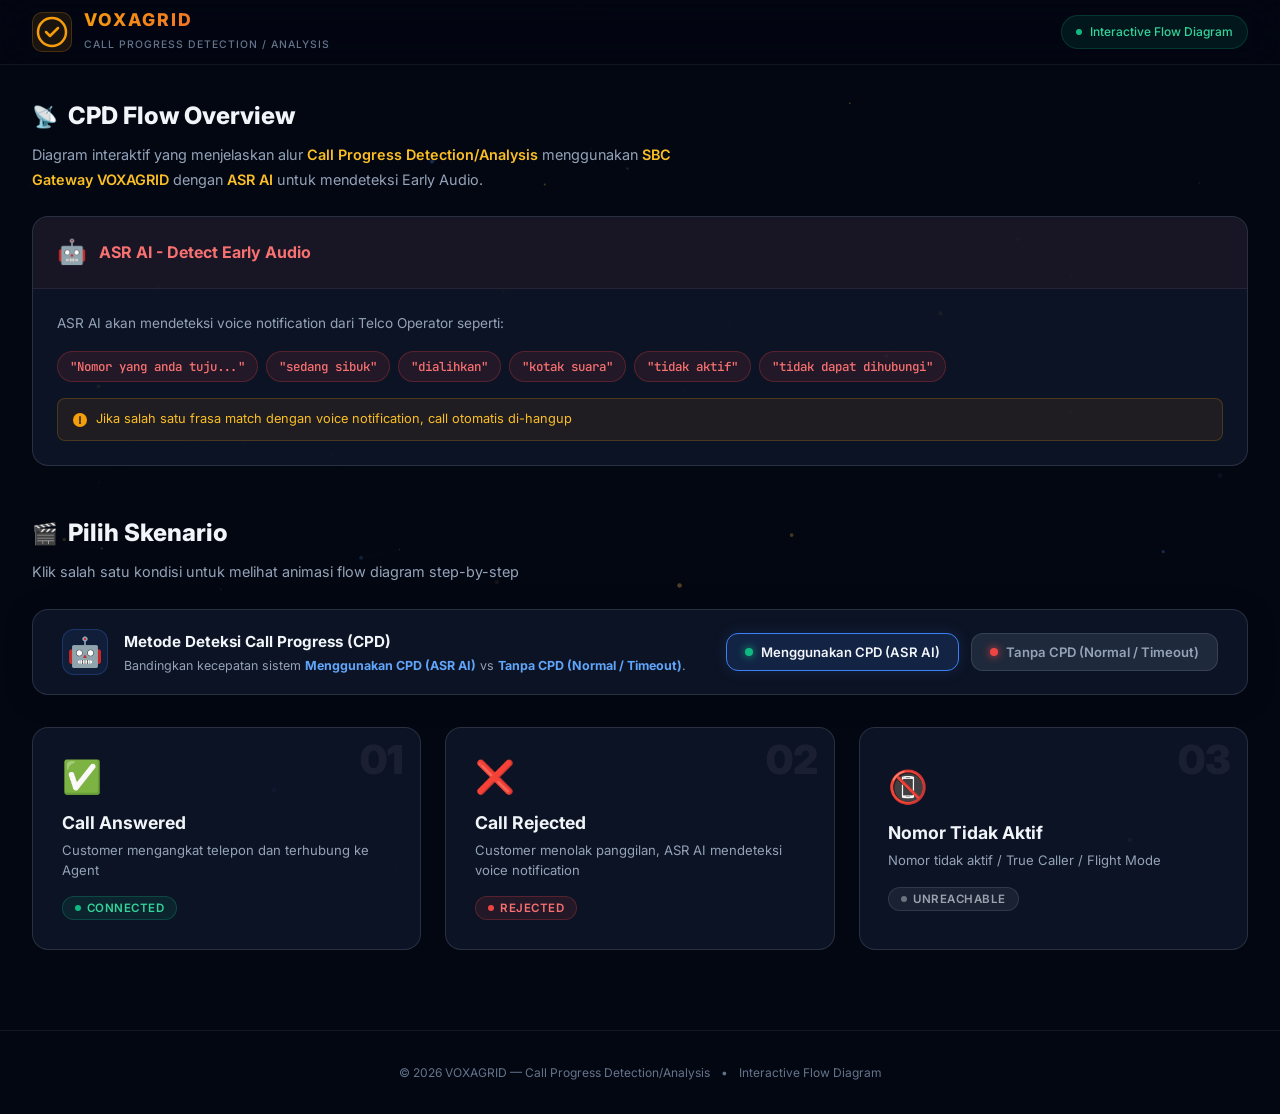
<file: cpd-flow-diagram/index.html>
<!DOCTYPE html>
<html lang="id">
<head>
    <meta charset="UTF-8">
    <meta name="viewport" content="width=device-width, initial-scale=1.0">
    <title>CPD Flow Diagram - Call Progress Detection/Analysis | VOXAGRID</title>
    <meta name="description" content="Interactive Call Progress Detection/Analysis Flow Diagram - VOXAGRID SBC Gateway with ASR AI Early Audio Detection">
    <link rel="preconnect" href="https://fonts.googleapis.com">
    <link rel="preconnect" href="https://fonts.gstatic.com" crossorigin>
    <link href="https://fonts.googleapis.com/css2?family=Inter:wght@300;400;500;600;700;800;900&family=JetBrains+Mono:wght@400;500;600&display=swap" rel="stylesheet">
    <link rel="stylesheet" href="styles.css?v=1.1">
</head>
<body>
    <canvas id="particleCanvas"></canvas>

    <!-- Header -->
    <header id="main-header">
        <div class="header-content">
            <div class="logo-section">
                <div class="logo-icon">
                    <svg width="32" height="32" viewBox="0 0 32 32" fill="none">
                        <circle cx="16" cy="16" r="14" stroke="url(#logoGrad)" stroke-width="2.5" fill="none"/>
                        <path d="M10 16L14 20L22 12" stroke="url(#logoGrad)" stroke-width="2.5" stroke-linecap="round" stroke-linejoin="round"/>
                        <defs><linearGradient id="logoGrad" x1="0" y1="0" x2="32" y2="32"><stop offset="0%" stop-color="#f59e0b"/><stop offset="100%" stop-color="#ef4444"/></linearGradient></defs>
                    </svg>
                </div>
                <div class="logo-text">
                    <h1>VOXAGRID</h1>
                    <span class="logo-subtitle">Call Progress Detection / Analysis</span>
                </div>
            </div>
            <div class="header-badge">
                <span class="badge-dot"></span>
                <span>Interactive Flow Diagram</span>
            </div>
        </div>
    </header>

    <!-- Main -->
    <main id="main-content">
        <!-- Introduction -->
        <section id="intro-section" class="section">
            <div class="section-header">
                <h2 class="section-title"><span class="title-icon">📡</span> CPD Flow Overview</h2>
                <p class="section-desc">Diagram interaktif yang menjelaskan alur <strong>Call Progress Detection/Analysis</strong> menggunakan <strong>SBC Gateway VOXAGRID</strong> dengan <strong>ASR AI</strong> untuk mendeteksi Early Audio.</p>
            </div>
            <div class="info-card" id="asr-info-card">
                <div class="info-card-header">
                    <div class="info-icon">🤖</div>
                    <h3>ASR AI - Detect Early Audio</h3>
                </div>
                <div class="info-card-body">
                    <p>ASR AI akan mendeteksi voice notification dari Telco Operator seperti:</p>
                    <div class="keyword-tags">
                        <span class="keyword-tag">"Nomor yang anda tuju..."</span>
                        <span class="keyword-tag">"sedang sibuk"</span>
                        <span class="keyword-tag">"dialihkan"</span>
                        <span class="keyword-tag">"kotak suara"</span>
                        <span class="keyword-tag">"tidak aktif"</span>
                        <span class="keyword-tag">"tidak dapat dihubungi"</span>
                    </div>
                    <div class="info-note">
                        <svg width="16" height="16" viewBox="0 0 16 16" fill="currentColor"><path d="M8 1a7 7 0 110 14A7 7 0 018 1zm0 3a.75.75 0 00-.75.75v4.5a.75.75 0 001.5 0v-4.5A.75.75 0 008 4zm0 8a1 1 0 100-2 1 1 0 000 2z"/></svg>
                        <span>Jika salah satu frasa match dengan voice notification, call otomatis di-hangup</span>
                    </div>
                </div>
            </div>
        </section>

        <!-- Scenario Selector -->
        <section id="scenario-selector" class="section">
            <div class="section-header">
                <h2 class="section-title"><span class="title-icon">🎬</span> Pilih Skenario</h2>
                <p class="section-desc">Klik salah satu kondisi untuk melihat animasi flow diagram step-by-step</p>
            </div>

            <!-- CPD Mode Toggle Selection -->
            <div class="cpd-toggle-box">
                <div class="cpd-toggle-info">
                    <span class="cpd-toggle-icon">🤖</span>
                    <div class="cpd-toggle-text">
                        <h3>Metode Deteksi Call Progress (CPD)</h3>
                        <p>Bandingkan kecepatan sistem <strong>Menggunakan CPD (ASR AI)</strong> vs <strong>Tanpa CPD (Normal / Timeout)</strong>.</p>
                    </div>
                </div>
                <div class="cpd-toggle-buttons">
                    <button id="btn-cpd-on" class="cpd-toggle-btn active" onclick="setCPDMode(true)">
                        <span class="cpd-status-dot cpd-status-on"></span>
                        Menggunakan CPD (ASR AI)
                    </button>
                    <button id="btn-cpd-off" class="cpd-toggle-btn" onclick="setCPDMode(false)">
                        <span class="cpd-status-dot cpd-status-off"></span>
                        Tanpa CPD (Normal / Timeout)
                    </button>
                </div>
            </div>

            <div class="scenario-cards">
                <button class="scenario-card" id="btn-scenario-1" onclick="selectScenario(1)">
                    <div class="scenario-number">01</div>
                    <div class="scenario-icon scenario-icon-success">✅</div>
                    <h3>Call Answered</h3>
                    <p>Customer mengangkat telepon dan terhubung ke Agent</p>
                    <div class="scenario-status success"><span class="status-dot"></span>Connected</div>
                </button>
                <button class="scenario-card" id="btn-scenario-2" onclick="selectScenario(2)">
                    <div class="scenario-number">02</div>
                    <div class="scenario-icon scenario-icon-reject">❌</div>
                    <h3>Call Rejected</h3>
                    <p>Customer menolak panggilan, ASR AI mendeteksi voice notification</p>
                    <div class="scenario-status reject"><span class="status-dot"></span>Rejected</div>
                </button>
                <button class="scenario-card" id="btn-scenario-3" onclick="selectScenario(3)">
                    <div class="scenario-number">03</div>
                    <div class="scenario-icon scenario-icon-inactive">📵</div>
                    <h3>Nomor Tidak Aktif</h3>
                    <p>Nomor tidak aktif / True Caller / Flight Mode</p>
                    <div class="scenario-status inactive"><span class="status-dot"></span>Unreachable</div>
                </button>
            </div>
        </section>

        <!-- Flow Diagram -->
        <section id="flow-section" class="section" style="display:none;">
            <div class="flow-header">
                <div class="flow-title-row">
                    <h2 class="section-title" id="flow-title"><span class="title-icon">📊</span><span id="flow-title-text">Kondisi 1</span></h2>
                    <div class="flow-controls">
                        <div class="speed-control">
                            <label>Speed:</label>
                            <button class="speed-btn active" data-speed="1" onclick="setSpeed(1, this)">1×</button>
                            <button class="speed-btn" data-speed="1.5" onclick="setSpeed(1.5, this)">1.5×</button>
                            <button class="speed-btn" data-speed="2" onclick="setSpeed(2, this)">2×</button>
                        </div>
                        <button class="control-btn" id="btn-play" onclick="playAnimation()">
                            <svg width="18" height="18" viewBox="0 0 24 24" fill="currentColor"><path d="M8 5v14l11-7z"/></svg>
                            <span>Play</span>
                        </button>
                        <button class="control-btn" id="btn-pause" onclick="pauseAnimation()" style="display:none;">
                            <svg width="18" height="18" viewBox="0 0 24 24" fill="currentColor"><path d="M6 19h4V5H6v14zm8-14v14h4V5h-4z"/></svg>
                            <span>Pause</span>
                        </button>
                        <button class="control-btn" id="btn-reset" onclick="resetAnimation()">
                            <svg width="18" height="18" viewBox="0 0 24 24" fill="currentColor"><path d="M17.65 6.35A7.958 7.958 0 0012 4c-4.42 0-7.99 3.58-7.99 8s3.57 8 7.99 8c3.73 0 6.84-2.55 7.73-6h-2.08A5.99 5.99 0 0112 18c-3.31 0-6-2.69-6-6s2.69-6 6-6c1.66 0 3.14.69 4.22 1.78L13 11h7V4l-2.35 2.35z"/></svg>
                            <span>Reset</span>
                        </button>
                        <button class="control-btn btn-back" onclick="goBack()">
                            <svg width="18" height="18" viewBox="0 0 24 24" fill="currentColor"><path d="M20 11H7.83l5.59-5.59L12 4l-8 8 8 8 1.41-1.41L7.83 13H20v-2z"/></svg>
                            <span>Kembali</span>
                        </button>
                    </div>
                </div>
                <div class="progress-container">
                    <div class="progress-bar" id="progress-bar"></div>
                    <div class="progress-text" id="progress-text">Step 0 / 0</div>
                </div>
            </div>

            <div class="flow-grid-layout">
                <!-- SVG Diagram -->
                <div class="diagram-container" id="diagram-container">
                <button class="zoom-toggle-btn" id="btn-zoom-toggle" onclick="toggleZoomMode()" title="Toggle Fit/Zoom Mode">
                    <span>🔍</span> <span class="zoom-text">Fit Screen</span>
                </button>
                <div class="swipe-hint" id="swipe-hint">↔ Geser diagram untuk detail</div>
                <svg id="flow-svg" viewBox="0 0 1220 660" xmlns="http://www.w3.org/2000/svg">
                    <defs>
                        <linearGradient id="grad-autodialer" x1="0%" y1="0%" x2="100%" y2="100%"><stop offset="0%" style="stop-color:#3b82f6"/><stop offset="100%" style="stop-color:#1d4ed8"/></linearGradient>
                        <linearGradient id="grad-sbc" x1="0%" y1="0%" x2="100%" y2="100%"><stop offset="0%" style="stop-color:#f59e0b"/><stop offset="100%" style="stop-color:#d97706"/></linearGradient>
                        <linearGradient id="grad-telco" x1="0%" y1="0%" x2="100%" y2="100%"><stop offset="0%" style="stop-color:#8b5cf6"/><stop offset="100%" style="stop-color:#6d28d9"/></linearGradient>
                        <linearGradient id="grad-customer" x1="0%" y1="0%" x2="100%" y2="100%"><stop offset="0%" style="stop-color:#10b981"/><stop offset="100%" style="stop-color:#059669"/></linearGradient>
                        <linearGradient id="grad-asr" x1="0%" y1="0%" x2="100%" y2="100%"><stop offset="0%" style="stop-color:#ef4444"/><stop offset="100%" style="stop-color:#dc2626"/></linearGradient>
                        <linearGradient id="grad-agent" x1="0%" y1="0%" x2="100%" y2="100%"><stop offset="0%" style="stop-color:#06b6d4"/><stop offset="100%" style="stop-color:#0891b2"/></linearGradient>
                        <linearGradient id="grad-db" x1="0%" y1="0%" x2="100%" y2="100%"><stop offset="0%" style="stop-color:#64748b"/><stop offset="100%" style="stop-color:#475569"/></linearGradient>
                        <filter id="shadow" x="-20%" y="-20%" width="140%" height="140%"><feDropShadow dx="0" dy="4" stdDeviation="6" flood-color="#000" flood-opacity="0.3"/></filter>
                        <marker id="arrowhead" markerWidth="10" markerHeight="7" refX="10" refY="3.5" orient="auto"><polygon points="0 0, 10 3.5, 0 7" fill="#475569"/></marker>
                        <marker id="arrow-amber" markerWidth="10" markerHeight="7" refX="10" refY="3.5" orient="auto"><polygon points="0 0, 10 3.5, 0 7" fill="#f59e0b"/></marker>
                        <marker id="arrow-green" markerWidth="10" markerHeight="7" refX="10" refY="3.5" orient="auto"><polygon points="0 0, 10 3.5, 0 7" fill="#10b981"/></marker>
                        <marker id="arrow-red" markerWidth="10" markerHeight="7" refX="10" refY="3.5" orient="auto"><polygon points="0 0, 10 3.5, 0 7" fill="#ef4444"/></marker>
                    </defs>

                    <!-- ===== Connection Lines ===== -->
                    <g id="connections">
                        <line id="conn-db-ad" x1="120" y1="95" x2="120" y2="175" class="conn-line" marker-end="url(#arrowhead)"/>
                        <line id="conn-ad-sbc" x1="215" y1="225" x2="388" y2="225" class="conn-line" marker-end="url(#arrowhead)"/>
                        <text id="lbl-ad-sbc" x="300" y="215" class="conn-label" text-anchor="middle">SIP INVITE</text>
                        <line id="conn-sbc-telco" x1="572" y1="225" x2="718" y2="225" class="conn-line" marker-end="url(#arrowhead)"/>
                        <text id="lbl-sbc-telco" x="645" y="215" class="conn-label" text-anchor="middle">SIP</text>
                        <line id="conn-telco-cust" x1="882" y1="225" x2="968" y2="225" class="conn-line" stroke-dasharray="8,4" marker-end="url(#arrowhead)"/>
                        <line id="conn-sbc-asr" x1="480" y1="290" x2="480" y2="380" class="conn-line" marker-end="url(#arrowhead)"/>
                        <text id="lbl-sbc-asr" x="495" y="340" class="conn-label" text-anchor="start">Audio Stream</text>
                        <line id="conn-ad-agent" x1="120" y1="290" x2="120" y2="395" class="conn-line" marker-end="url(#arrowhead)"/>
                        <line id="conn-ad-telco" x1="215" y1="225" x2="718" y2="225" class="conn-line conn-hidden" marker-end="url(#arrowhead)"/>
                        <text id="lbl-ad-telco" x="466" y="215" class="conn-label conn-hidden" text-anchor="middle">SIP INVITE</text>

                        <!-- Hidden connections -->
                        <path id="conn-asr-ad" d="M 415 440 L 215 440 L 215 290" class="conn-line conn-hidden" marker-end="url(#arrowhead)"/>
                        <text id="lbl-asr-ad" x="315" y="432" class="conn-label conn-hidden" text-anchor="middle">REQUEST TERMINATE</text>
                        <path id="conn-cust-agent" d="M 1040 310 L 1040 550 L 200 550 L 200 490" class="conn-line conn-hidden" marker-end="url(#arrowhead)"/>
                        <text id="lbl-cust-agent" x="600" y="542" class="conn-label conn-hidden" text-anchor="middle">📞 Voice Connected</text>
                        <path id="conn-telco-voice" d="M 760 290 L 760 350 L 572 350" class="conn-line conn-hidden" marker-end="url(#arrowhead)"/>
                        <text id="lbl-telco-voice" x="666" y="343" class="conn-label conn-hidden" text-anchor="middle" style="font-size:9px;">Voice Notification 🔊</text>
                    </g>

                    <!-- ===== Flowing Data Packets (created by JS) ===== -->
                    <g id="flow-packets"></g>

                    <!-- ===== Step Number Markers on Arrows (created by JS) ===== -->
                    <g id="step-markers"></g>

                    <!-- ===== Nodes ===== -->
                    <!-- DB -->
                    <g id="node-db" class="node" transform="translate(70,30)">
                        <ellipse cx="50" cy="15" rx="45" ry="12" fill="url(#grad-db)" opacity="0.9"/>
                        <rect x="5" y="15" width="90" height="35" fill="url(#grad-db)" opacity="0.85"/>
                        <ellipse cx="50" cy="50" rx="45" ry="12" fill="url(#grad-db)"/>
                        <ellipse cx="50" cy="15" rx="45" ry="12" fill="#94a3b8" opacity="0.3"/>
                        <text x="50" y="30" text-anchor="middle" fill="white" font-size="10" font-weight="600">DB Customer</text>
                        <text x="50" y="43" text-anchor="middle" fill="white" font-size="10" font-weight="600">Phone</text>
                    </g>

                    <!-- Engine AUTODIALER -->
                    <g id="node-autodialer" class="node" transform="translate(30,175)">
                        <rect width="185" height="115" rx="12" fill="#0f172a" stroke="url(#grad-autodialer)" stroke-width="2" filter="url(#shadow)"/>
                        <rect width="185" height="30" rx="12" fill="url(#grad-autodialer)" opacity="0.15"/>
                        <rect y="12" width="185" height="18" fill="url(#grad-autodialer)" opacity="0.15"/>
                        <text x="92" y="20" text-anchor="middle" fill="#60a5fa" font-size="11" font-weight="700">ENGINE AUTODIALER</text>
                        <text x="92" y="50" text-anchor="middle" fill="#94a3b8" font-size="9">Dial: 081287264002</text>
                        <rect x="15" y="62" width="155" height="22" rx="4" fill="#1e293b"/>
                        <text x="92" y="77" text-anchor="middle" fill="#64748b" font-size="8" font-family="JetBrains Mono">SIP INVITE →</text>
                        <!-- Status bar -->
                        <rect id="ad-status-bar" x="15" y="90" width="155" height="16" rx="4" fill="#1e293b" opacity="0"/>
                        <text id="ad-status-text" x="92" y="101" text-anchor="middle" fill="#60a5fa" font-size="7.5" font-weight="600" font-family="JetBrains Mono" opacity="0"></text>
                    </g>

                    <!-- SBC GATEWAY VOXAGRID -->
                    <g id="node-sbc" class="node" transform="translate(390,170)">
                        <rect width="180" height="120" rx="12" fill="#0f172a" stroke="url(#grad-sbc)" stroke-width="2.5" filter="url(#shadow)"/>
                        <rect width="180" height="35" rx="12" fill="url(#grad-sbc)" opacity="0.2"/>
                        <rect y="12" width="180" height="23" fill="url(#grad-sbc)" opacity="0.2"/>
                        <text x="90" y="16" text-anchor="middle" fill="#fbbf24" font-size="10" font-weight="800">SBC GATEWAY</text>
                        <text x="90" y="30" text-anchor="middle" fill="#fbbf24" font-size="11" font-weight="800">VOXAGRID</text>
                        <line x1="15" y1="40" x2="165" y2="40" stroke="#f59e0b" stroke-opacity="0.3"/>
                        <text x="90" y="57" text-anchor="middle" fill="#fcd34d" font-size="8.5" font-weight="600">Call Progress</text>
                        <text x="90" y="70" text-anchor="middle" fill="#fcd34d" font-size="8.5" font-weight="600">Detection / Analisis</text>
                        <!-- Audio waveform visualization -->
                        <g id="sbc-waveform" transform="translate(20,80)" opacity="0">
                            <rect width="140" height="30" rx="4" fill="#1e293b" stroke="#f59e0b" stroke-width="0.5" stroke-opacity="0.3"/>
                            <g class="waveform-bars" transform="translate(10,5)">
                                <rect x="0" y="8" width="3" height="14" rx="1" fill="#f59e0b" opacity="0.6"><animate attributeName="height" values="14;6;14" dur="0.4s" repeatCount="indefinite"/><animate attributeName="y" values="8;11;8" dur="0.4s" repeatCount="indefinite"/></rect>
                                <rect x="6" y="4" width="3" height="22" rx="1" fill="#f59e0b" opacity="0.7"><animate attributeName="height" values="22;10;22" dur="0.5s" repeatCount="indefinite"/><animate attributeName="y" values="4;10;4" dur="0.5s" repeatCount="indefinite"/></rect>
                                <rect x="12" y="6" width="3" height="18" rx="1" fill="#f59e0b" opacity="0.5"><animate attributeName="height" values="18;8;18" dur="0.35s" repeatCount="indefinite"/><animate attributeName="y" values="6;11;6" dur="0.35s" repeatCount="indefinite"/></rect>
                                <rect x="18" y="2" width="3" height="26" rx="1" fill="#f59e0b" opacity="0.8"><animate attributeName="height" values="26;12;26" dur="0.45s" repeatCount="indefinite"/><animate attributeName="y" values="2;9;2" dur="0.45s" repeatCount="indefinite"/></rect>
                                <rect x="24" y="7" width="3" height="16" rx="1" fill="#f59e0b" opacity="0.6"><animate attributeName="height" values="16;6;16" dur="0.38s" repeatCount="indefinite"/><animate attributeName="y" values="7;12;7" dur="0.38s" repeatCount="indefinite"/></rect>
                                <rect x="30" y="3" width="3" height="24" rx="1" fill="#f59e0b" opacity="0.7"><animate attributeName="height" values="24;8;24" dur="0.42s" repeatCount="indefinite"/><animate attributeName="y" values="3;11;3" dur="0.42s" repeatCount="indefinite"/></rect>
                                <rect x="36" y="5" width="3" height="20" rx="1" fill="#f59e0b" opacity="0.5"><animate attributeName="height" values="20;10;20" dur="0.5s" repeatCount="indefinite"/><animate attributeName="y" values="5;10;5" dur="0.5s" repeatCount="indefinite"/></rect>
                                <rect x="42" y="8" width="3" height="14" rx="1" fill="#f59e0b" opacity="0.6"><animate attributeName="height" values="14;4;14" dur="0.33s" repeatCount="indefinite"/><animate attributeName="y" values="8;13;8" dur="0.33s" repeatCount="indefinite"/></rect>
                                <rect x="48" y="4" width="3" height="22" rx="1" fill="#f59e0b" opacity="0.8"><animate attributeName="height" values="22;6;22" dur="0.48s" repeatCount="indefinite"/><animate attributeName="y" values="4;12;4" dur="0.48s" repeatCount="indefinite"/></rect>
                                <rect x="54" y="6" width="3" height="18" rx="1" fill="#f59e0b" opacity="0.5"><animate attributeName="height" values="18;8;18" dur="0.4s" repeatCount="indefinite"/><animate attributeName="y" values="6;11;6" dur="0.4s" repeatCount="indefinite"/></rect>
                            </g>
                            <text x="80" y="22" text-anchor="start" fill="#f59e0b" font-size="7" font-family="JetBrains Mono" font-weight="600">ANALYZING</text>
                        </g>
                    </g>

                    <!-- TELCO PROVIDER -->
                    <g id="node-telco" class="node" transform="translate(720,175)">
                        <rect width="160" height="115" rx="12" fill="#0f172a" stroke="url(#grad-telco)" stroke-width="2" filter="url(#shadow)"/>
                        <rect width="160" height="30" rx="12" fill="url(#grad-telco)" opacity="0.15"/>
                        <rect y="12" width="160" height="18" fill="url(#grad-telco)" opacity="0.15"/>
                        <text x="80" y="20" text-anchor="middle" fill="#a78bfa" font-size="11" font-weight="700">TELCO PROVIDER</text>
                        <text x="80" y="50" text-anchor="middle" fill="#94a3b8" font-size="9">Mobile Network</text>
                        <!-- Signal tower icon -->
                        <g transform="translate(55,58)">
                            <line x1="25" y1="40" x2="25" y2="10" stroke="#8b5cf6" stroke-width="2"/>
                            <circle cx="25" cy="8" r="3" fill="#8b5cf6"/>
                            <!-- Signal arcs -->
                            <path id="telco-signal-1" d="M 15 15 A 12 12 0 0 1 35 15" fill="none" stroke="#8b5cf6" stroke-width="1.5" opacity="0.3"/>
                            <path id="telco-signal-2" d="M 10 20 A 18 18 0 0 1 40 20" fill="none" stroke="#8b5cf6" stroke-width="1.2" opacity="0.2"/>
                        </g>
                    </g>

                    <!-- CUSTOMER (Enhanced Phone) -->
                    <g id="node-customer" class="node" transform="translate(970,155)">
                        <rect width="160" height="155" rx="12" fill="#0f172a" stroke="url(#grad-customer)" stroke-width="2" filter="url(#shadow)"/>
                        <!-- Person icon -->
                        <g transform="translate(24,10)">
                            <circle cx="20" cy="14" r="10" fill="none" stroke="#64748b" stroke-width="1.5"/>
                            <text x="20" y="18" text-anchor="middle" font-size="12">👤</text>
                        </g>
                        <!-- Large phone -->
                        <g id="customer-phone" transform="translate(65,8)">
                            <rect x="0" y="0" width="44" height="72" rx="8" fill="#1e293b" stroke="#10b981" stroke-width="2"/>
                            <rect x="4" y="10" width="36" height="44" rx="3" fill="#0f172a" id="phone-screen"/>
                            <circle cx="22" cy="62" r="4" fill="#10b981" opacity="0.4"/>
                            <!-- Screen content - changes per state -->
                            <g id="phone-screen-content">
                                <text id="phone-screen-icon" x="22" y="38" text-anchor="middle" font-size="18" fill="#64748b">📱</text>
                            </g>
                        </g>
                        <text x="80" y="96" text-anchor="middle" fill="#34d399" font-size="11" font-weight="700">CUSTOMER</text>
                        <text x="80" y="112" text-anchor="middle" fill="#94a3b8" font-size="9">(081287264002)</text>
                        <!-- Customer status -->
                        <g id="cust-status-badge" opacity="0">
                            <rect x="15" y="120" width="130" height="24" rx="12" id="cust-status-bg" fill="#10b981"/>
                            <text x="80" y="136" text-anchor="middle" fill="white" font-size="9" font-weight="700" id="cust-status-text">IDLE</text>
                        </g>
                    </g>

                    <!-- Ringing Waves (around customer phone) -->
                    <g id="ring-waves" style="display:none">
                        <circle cx="1057" cy="200" r="30" fill="none" stroke="#f59e0b" stroke-width="2" class="ring-wave ring-wave-1"/>
                        <circle cx="1057" cy="200" r="30" fill="none" stroke="#f59e0b" stroke-width="1.5" class="ring-wave ring-wave-2"/>
                        <circle cx="1057" cy="200" r="30" fill="none" stroke="#f59e0b" stroke-width="1" class="ring-wave ring-wave-3"/>
                        <!-- Bell icon bouncing -->
                        <text id="ring-bell" x="1120" y="175" font-size="22" class="ring-bell-anim">🔔</text>
                    </g>

                    <!-- Answer/Connected Waves -->
                    <g id="answer-waves" style="display:none">
                        <circle cx="1057" cy="200" r="25" fill="none" stroke="#10b981" stroke-width="2" class="answer-wave answer-wave-1"/>
                        <circle cx="1057" cy="200" r="25" fill="none" stroke="#10b981" stroke-width="1.5" class="answer-wave answer-wave-2"/>
                    </g>

                    <!-- Reject Effect -->
                    <g id="reject-effect" style="display:none">
                        <!-- Red X over phone -->
                        <line x1="1030" y1="175" x2="1085" y2="230" stroke="#ef4444" stroke-width="4" stroke-linecap="round" class="reject-x"/>
                        <line x1="1085" y1="175" x2="1030" y2="230" stroke="#ef4444" stroke-width="4" stroke-linecap="round" class="reject-x"/>
                    </g>

                    <!-- Inactive Effect -->
                    <g id="inactive-effect" style="display:none">
                        <circle cx="1057" cy="200" r="40" fill="none" stroke="#6b7280" stroke-width="2" stroke-dasharray="6,4" class="inactive-ring"/>
                        <line x1="1030" y1="228" x2="1085" y2="172" stroke="#6b7280" stroke-width="3" stroke-linecap="round" class="inactive-slash"/>
                    </g>

                    <!-- ASR AI (Enhanced) -->
                    <g id="node-asr" class="node" transform="translate(400,385)">
                        <!-- Outer detection ring -->
                        <circle id="asr-outer-ring" cx="80" cy="50" r="62" fill="none" stroke="#ef4444" stroke-width="1" stroke-dasharray="4,4" opacity="0.2">
                            <animateTransform attributeName="transform" type="rotate" from="0 80 50" to="360 80 50" dur="12s" repeatCount="indefinite"/>
                        </circle>
                        <circle cx="80" cy="50" r="55" fill="#0f172a" stroke="url(#grad-asr)" stroke-width="2.5" filter="url(#shadow)"/>
                        <!-- Inner rotating ring -->
                        <circle id="asr-inner-ring" cx="80" cy="50" r="42" fill="none" stroke="#ef4444" stroke-width="1" stroke-dasharray="4,4" opacity="0.3">
                            <animateTransform attributeName="transform" type="rotate" from="0 80 50" to="-360 80 50" dur="8s" repeatCount="indefinite"/>
                        </circle>
                        <text x="80" y="38" text-anchor="middle" fill="#f87171" font-size="11" font-weight="800">ASR AI</text>
                        <text x="80" y="53" text-anchor="middle" fill="#fca5a5" font-size="8" font-weight="500">(Detect Early</text>
                        <text x="80" y="65" text-anchor="middle" fill="#fca5a5" font-size="8" font-weight="500">Audio)</text>
                        <!-- Microphone icon -->
                        <text x="80" y="84" text-anchor="middle" font-size="14" opacity="0.5">🎤</text>
                    </g>

                    <!-- ASR Blinking Overlay -->
                    <g id="asr-blink-overlay" style="display:none">
                        <circle cx="480" cy="435" r="58" fill="#ef4444" opacity="0.15" class="asr-blink-ring"/>
                        <circle cx="480" cy="435" r="65" fill="none" stroke="#ef4444" stroke-width="3" opacity="0.5" class="asr-blink-ring-outer"/>
                    </g>

                    <!-- ASR AI Stopped Indicator -->
                    <g id="asr-stopped" style="display:none">
                        <circle cx="480" cy="435" r="58" fill="#0f172a" opacity="0.7"/>
                        <rect x="440" y="420" width="80" height="28" rx="14" fill="#1e293b" stroke="#475569" stroke-width="1.5"/>
                        <text x="480" y="439" text-anchor="middle" fill="#64748b" font-size="9" font-weight="700">⏹ STOPPED</text>
                    </g>

                    <!-- ASR Keyword Matches -->
                    <g id="asr-keywords" style="display:none">
                        <g id="kw-1" opacity="0" transform="translate(555, 380)">
                            <rect x="0" y="0" width="80" height="22" rx="11" fill="#7f1d1d" stroke="#ef4444" stroke-width="1"/>
                            <text x="40" y="15" text-anchor="middle" fill="#fca5a5" font-size="8" font-weight="600">"nomor" ✓</text>
                        </g>
                        <g id="kw-2" opacity="0" transform="translate(555, 410)">
                            <rect x="0" y="0" width="80" height="22" rx="11" fill="#7f1d1d" stroke="#ef4444" stroke-width="1"/>
                            <text x="40" y="15" text-anchor="middle" fill="#fca5a5" font-size="8" font-weight="600">"sibuk" ✓</text>
                        </g>
                        <g id="kw-3" opacity="0" transform="translate(555, 440)">
                            <rect x="0" y="0" width="100" height="22" rx="11" fill="#7f1d1d" stroke="#ef4444" stroke-width="1"/>
                            <text x="50" y="15" text-anchor="middle" fill="#fca5a5" font-size="8" font-weight="600">"dialihkan" ✓</text>
                        </g>
                        <g id="kw-4" opacity="0" transform="translate(555, 470)">
                            <rect x="0" y="0" width="100" height="22" rx="11" fill="#7f1d1d" stroke="#ef4444" stroke-width="1"/>
                            <text x="50" y="15" text-anchor="middle" fill="#fca5a5" font-size="8" font-weight="600">"tidak aktif" ✓</text>
                        </g>
                    </g>

                    <!-- Group of Agents -->
                    <g id="node-agent" class="node" transform="translate(30,395)">
                        <rect width="185" height="100" rx="12" fill="#0f172a" stroke="url(#grad-agent)" stroke-width="2" filter="url(#shadow)"/>
                        <rect width="185" height="28" rx="12" fill="url(#grad-agent)" opacity="0.15"/>
                        <rect y="12" width="185" height="16" fill="url(#grad-agent)" opacity="0.15"/>
                        <text x="92" y="18" text-anchor="middle" fill="#22d3ee" font-size="11" font-weight="700">GROUP OF AGENTS</text>
                        <g transform="translate(25,35)">
                            <circle cx="15" cy="12" r="10" fill="#06b6d4" opacity="0.15"/>
                            <text x="15" y="16" text-anchor="middle" font-size="12">👤</text>
                            <circle cx="50" cy="12" r="10" fill="#06b6d4" opacity="0.15"/>
                            <text x="50" y="16" text-anchor="middle" font-size="12">👤</text>
                            <circle cx="85" cy="12" r="10" fill="#06b6d4" opacity="0.15"/>
                            <text x="85" y="16" text-anchor="middle" font-size="12">👤</text>
                            <circle cx="120" cy="12" r="10" fill="#06b6d4" opacity="0.15"/>
                            <text x="120" y="16" text-anchor="middle" font-size="12">👤</text>
                        </g>
                        <text x="92" y="78" text-anchor="middle" fill="#94a3b8" font-size="8.5">Available Call Center Agents</text>
                        <!-- Agent headset indicator -->
                        <g id="agent-active-indicator" opacity="0">
                            <rect x="15" y="82" width="155" height="14" rx="7" fill="#06b6d4" opacity="0.2"/>
                            <text x="92" y="93" text-anchor="middle" fill="#22d3ee" font-size="7" font-weight="700" font-family="JetBrains Mono">🎧 AGENT CONNECTED</text>
                        </g>
                    </g>

                    <!-- Speech Bubbles (for talking) -->
                    <g id="speech-bubbles" style="display:none">
                        <!-- Customer talking -->
                        <g id="speech-customer" opacity="0" class="speech-bubble-anim-1">
                            <rect x="1100" y="240" width="90" height="30" rx="10" fill="#1e293b" stroke="#10b981" stroke-width="1.5"/>
                            <polygon points="1100,255 1090,260 1100,265" fill="#1e293b" stroke="#10b981" stroke-width="1.5"/>
                            <text x="1145" y="259" text-anchor="middle" fill="#34d399" font-size="9" font-weight="600">Halo... 🗣️</text>
                        </g>
                        <!-- Agent talking -->
                        <g id="speech-agent" opacity="0" class="speech-bubble-anim-2">
                            <rect x="0" y="500" width="120" height="30" rx="10" fill="#1e293b" stroke="#06b6d4" stroke-width="1.5"/>
                            <polygon points="120,510 130,515 120,520" fill="#1e293b" stroke="#06b6d4" stroke-width="1.5"/>
                            <text x="60" y="519" text-anchor="middle" fill="#22d3ee" font-size="9" font-weight="600">Selamat siang! 🎧</text>
                        </g>
                    </g>

                    <!-- Voice Notification Display -->
                    <g id="voice-notif-display" style="display:none">
                        <!-- Notification bubble from Telco -->
                        <g transform="translate(670,310)">
                            <rect x="0" y="0" width="240" height="55" rx="10" fill="#1e293b" stroke="#8b5cf6" stroke-width="2"/>
                            <!-- Speaker icon -->
                            <text x="20" y="22" font-size="14">🔊</text>
                            <text id="voice-text-1" x="40" y="22" fill="#c4b5fd" font-size="9" font-weight="500" opacity="0">"Nomor yang anda tuju</text>
                            <text id="voice-text-2" x="40" y="37" fill="#c4b5fd" font-size="9" font-weight="500" opacity="0">sedang sibuk /</text>
                            <text id="voice-text-3" x="40" y="50" fill="#c4b5fd" font-size="9" font-weight="500" opacity="0">dialihkan..."</text>
                        </g>
                        <!-- Sound wave arcs from telco to SBC -->
                        <g id="sound-waves-to-sbc">
                            <path d="M 660 340 Q 640 335 630 340" fill="none" stroke="#8b5cf6" stroke-width="1.5" opacity="0" class="sound-arc sound-arc-1"/>
                            <path d="M 650 340 Q 625 332 610 340" fill="none" stroke="#8b5cf6" stroke-width="1.2" opacity="0" class="sound-arc sound-arc-2"/>
                            <path d="M 640 340 Q 610 328 590 340" fill="none" stroke="#8b5cf6" stroke-width="1" opacity="0" class="sound-arc sound-arc-3"/>
                        </g>
                    </g>

                    <!-- Terminate Signal -->
                    <g id="terminate-signal" style="display:none">
                        <g transform="translate(250, 415)">
                            <rect x="0" y="0" width="170" height="35" rx="8" fill="#450a0a" stroke="#ef4444" stroke-width="2"/>
                            <text x="85" y="14" text-anchor="middle" fill="#fca5a5" font-size="8" font-weight="600">⛔ CANCEL / REQUEST</text>
                            <text x="85" y="28" text-anchor="middle" fill="#fca5a5" font-size="9" font-weight="800">TERMINATE</text>
                        </g>
                    </g>

                    <!-- Status Overlays -->
                    <g id="status-overlays" style="display:none">
                        <!-- Hangup overlay -->
                        <g id="overlay-hangup" style="display:none">
                            <rect x="420" y="130" width="200" height="50" rx="25" fill="#dc2626" opacity="0.95" class="hangup-pulse"/>
                            <text x="520" y="160" text-anchor="middle" fill="white" font-size="16" font-weight="900">📞 HANGUP</text>
                        </g>
                    </g>

                    <!-- Duration Timer Display -->
                    <g id="step-timer" transform="translate(1100,10)">
                        <rect x="0" y="0" width="100" height="28" rx="14" fill="#1e293b" stroke="#334155" stroke-width="1"/>
                        <text id="timer-icon" x="18" y="19" text-anchor="middle" font-size="11">⏱️</text>
                        <text id="timer-text" x="65" y="19" text-anchor="middle" fill="#94a3b8" font-size="10" font-weight="600" font-family="JetBrains Mono">0.0s</text>
                    </g>
                </svg>
            </div>

            <div class="flow-sidebar">
                <!-- Step Description -->
                <div class="step-description" id="step-description">
                    <div class="step-badge" id="step-badge">Ready</div>
                    <div class="step-text" id="step-text">Klik "Play" untuk memulai animasi</div>
                </div>

                <!-- Timeline -->
                <div class="timeline-container" id="timeline-container"></div>
            </div>
        </div> <!-- End .flow-grid-layout -->
    </section>
    </main>

    <footer id="main-footer">
        <div class="footer-content">
            <span>© 2026 VOXAGRID — Call Progress Detection/Analysis</span>
            <span class="footer-dot">•</span>
            <span>Interactive Flow Diagram</span>
        </div>
    </footer>

    <script src="app.js?v=1.1"></script>
</body>
</html>
</file>
<file: style.css>
/* ── Reset & Base ── */
*,*::before,*::after{box-sizing:border-box;margin:0;padding:0}
:root{
  --bg:#030712;--bg-card:#0f172a;--bg-card-hover:#1e293b;
  --border:#1e293b;--border-light:#334155;
  --text:#f8fafc;--text-dim:#cbd5e1;--text-muted:#64748b;
  --primary:#3b82f6;--primary-glow:rgba(59,130,246,0.3);
  --accent:#8b5cf6;--accent-glow:rgba(139,92,246,0.25);
  --success:#10b981;--warning:#f59e0b;--danger:#ef4444;
  --gradient-primary:linear-gradient(135deg,#3b82f6,#8b5cf6);
  --gradient-dark:linear-gradient(180deg,#030712 0%,#0f172a 100%);
  --r:12px;--r-lg:16px;--r-xl:24px;
  --shadow:0 4px 24px rgba(0,0,0,0.4);
  --shadow-glow:0 0 40px rgba(59,130,246,0.15);
  --font:'Inter',system-ui,-apple-system,sans-serif;
  --font-mono:'JetBrains Mono',monospace;
}
html{scroll-behavior:smooth;font-size:16px}
body{font-family:var(--font);background:var(--bg);color:var(--text);line-height:1.6;overflow-x:hidden}
a{color:var(--primary);text-decoration:none;transition:color .2s}
a:hover{color:#60a5fa}
img{max-width:100%;height:auto;display:block}
.container{max-width:1200px;margin:0 auto;padding:0 24px}

/* ── Navbar ── */
.navbar{position:fixed;top:0;left:0;right:0;z-index:100;padding:16px 0;transition:all .3s}
.navbar.scrolled{background:rgba(3,7,18,0.92);backdrop-filter:blur(16px);border-bottom:1px solid var(--border);padding:10px 0}
.navbar .container{display:flex;align-items:center;justify-content:space-between}
.nav-logo{display:flex;align-items:center;gap:10px;font-weight:800;font-size:20px;color:var(--text)}
.nav-logo .logo-icon{width:36px;height:36px;background:var(--gradient-primary);border-radius:10px;display:flex;align-items:center;justify-content:center;font-size:16px;font-weight:900;color:#fff}
.nav-links{display:flex;gap:32px;align-items:center}
.nav-links a{color:var(--text-dim);font-size:14px;font-weight:500;transition:color .2s}
.nav-links a:hover{color:var(--text)}
.nav-cta{padding:10px 24px;background:var(--gradient-primary);border:none;border-radius:var(--r);color:#fff;font-weight:700;font-size:13px;cursor:pointer;transition:transform .15s,box-shadow .3s;text-transform:uppercase;letter-spacing:.04em}
.nav-cta:hover{transform:translateY(-1px);box-shadow:0 4px 20px var(--primary-glow)}
.nav-hamburger{display:none;background:none;border:none;color:var(--text);font-size:24px;cursor:pointer}

/* ── Hero ── */
.hero{min-height:100vh;display:flex;align-items:center;position:relative;padding:120px 0 80px;overflow:hidden}
.hero::before{content:'';position:absolute;top:-50%;left:-30%;width:80%;height:120%;background:radial-gradient(ellipse,rgba(59,130,246,0.08) 0%,transparent 70%);pointer-events:none}
.hero::after{content:'';position:absolute;top:20%;right:-20%;width:60%;height:80%;background:radial-gradient(ellipse,rgba(139,92,246,0.06) 0%,transparent 70%);pointer-events:none}
.hero .container{display:grid;grid-template-columns:1fr 1fr;gap:60px;align-items:center;position:relative;z-index:1}
.hero-content{max-width:560px}
.hero-badge{display:inline-flex;align-items:center;gap:8px;background:rgba(59,130,246,0.1);border:1px solid rgba(59,130,246,0.2);border-radius:999px;padding:6px 16px;font-size:12px;font-weight:600;color:var(--primary);margin-bottom:24px}
.hero-badge .pulse{width:6px;height:6px;border-radius:50%;background:var(--success);animation:pulse 2s infinite}
.hero h1{font-size:clamp(36px,5vw,56px);font-weight:800;line-height:1.1;margin-bottom:20px;background:linear-gradient(135deg,#f8fafc 30%,#94a3b8);-webkit-background-clip:text;-webkit-text-fill-color:transparent}
.hero h1 span{background:var(--gradient-primary);-webkit-background-clip:text;-webkit-text-fill-color:transparent}
.hero-desc{font-size:17px;color:var(--text-dim);margin-bottom:36px;line-height:1.7}
.hero-actions{display:flex;gap:16px;flex-wrap:wrap}
.btn-hero{padding:14px 32px;border-radius:var(--r);font-weight:700;font-size:15px;border:none;cursor:pointer;transition:all .2s;display:inline-flex;align-items:center;gap:8px}
.btn-hero.primary{background:var(--gradient-primary);color:#fff;box-shadow:0 4px 20px var(--primary-glow)}
.btn-hero.primary:hover{transform:translateY(-2px);box-shadow:0 8px 32px var(--primary-glow)}
.btn-hero.outline{background:transparent;color:var(--text);border:1px solid var(--border-light)}
.btn-hero.outline:hover{border-color:var(--primary);color:var(--primary)}
.hero-visual{position:relative}
.hero-visual img{border-radius:var(--r-xl);border:1px solid var(--border);box-shadow:var(--shadow),var(--shadow-glow);transition:transform .4s}
.hero-visual:hover img{transform:scale(1.02)}
.hero-stats{display:flex;gap:32px;margin-top:40px;padding-top:24px;border-top:1px solid var(--border)}
.hero-stat .num{font-size:28px;font-weight:800;color:var(--text)}
.hero-stat .label{font-size:12px;color:var(--text-muted);font-weight:600;text-transform:uppercase;letter-spacing:.05em}

/* ── Section base ── */
section{padding:100px 0;position:relative}
.section-badge{display:inline-flex;align-items:center;gap:6px;background:rgba(139,92,246,0.1);border:1px solid rgba(139,92,246,0.2);border-radius:999px;padding:6px 14px;font-size:11px;font-weight:700;color:var(--accent);text-transform:uppercase;letter-spacing:.06em;margin-bottom:16px}
.section-title{font-size:clamp(28px,4vw,42px);font-weight:800;margin-bottom:16px;line-height:1.2}
.section-desc{font-size:16px;color:var(--text-dim);max-width:600px;line-height:1.7}
.section-header{text-align:center;margin-bottom:60px}
.section-header .section-desc{margin:0 auto}

/* ── Features ── */
.features-grid{display:grid;grid-template-columns:repeat(3,1fr);gap:24px}
.feature-card{background:var(--bg-card);border:1px solid var(--border);border-radius:var(--r-lg);padding:32px 28px;transition:all .3s;position:relative;overflow:hidden}
.feature-card:hover{border-color:var(--border-light);transform:translateY(-4px);box-shadow:var(--shadow)}
.feature-card::before{content:'';position:absolute;top:0;left:0;right:0;height:3px;background:var(--gradient-primary);opacity:0;transition:opacity .3s}
.feature-card:hover::before{opacity:1}
.feature-icon{width:48px;height:48px;border-radius:var(--r);display:flex;align-items:center;justify-content:center;margin-bottom:20px;font-size:22px}
.feature-icon.blue{background:rgba(59,130,246,0.12);color:#60a5fa}
.feature-icon.green{background:rgba(16,185,129,0.12);color:#34d399}
.feature-icon.purple{background:rgba(139,92,246,0.12);color:#a78bfa}
.feature-icon.amber{background:rgba(245,158,11,0.12);color:#fbbf24}
.feature-icon.pink{background:rgba(236,72,153,0.12);color:#f472b6}
.feature-icon.cyan{background:rgba(6,182,212,0.12);color:#22d3ee}
.feature-card h3{font-size:17px;font-weight:700;margin-bottom:10px;color:var(--text)}
.feature-card p{font-size:14px;color:var(--text-muted);line-height:1.6}

/* ── Architecture ── */
.arch-section{background:var(--bg-card)}
.arch-layout{display:grid;grid-template-columns:1fr 1fr;gap:60px;align-items:center}
.arch-image img{border-radius:var(--r-xl);border:1px solid var(--border)}
.arch-points{display:flex;flex-direction:column;gap:20px;margin-top:32px}
.arch-point{display:flex;gap:16px;align-items:flex-start}
.arch-point .icon{width:40px;height:40px;border-radius:var(--r);display:flex;align-items:center;justify-content:center;flex-shrink:0;font-size:18px;background:rgba(59,130,246,0.1);color:#60a5fa}
.arch-point h4{font-size:15px;font-weight:700;margin-bottom:4px}
.arch-point p{font-size:13px;color:var(--text-muted);line-height:1.5}

/* ── Benefits ── */
.benefits-grid{display:grid;grid-template-columns:repeat(4,1fr);gap:20px}
.benefit-card{text-align:center;padding:36px 24px;background:var(--bg-card);border:1px solid var(--border);border-radius:var(--r-lg);transition:all .3s}
.benefit-card:hover{border-color:var(--primary);transform:translateY(-4px);box-shadow:0 8px 32px rgba(59,130,246,0.1)}
.benefit-num{font-size:42px;font-weight:900;background:var(--gradient-primary);-webkit-background-clip:text;-webkit-text-fill-color:transparent;margin-bottom:8px;font-family:var(--font-mono)}
.benefit-card h4{font-size:14px;font-weight:700;margin-bottom:6px}
.benefit-card p{font-size:12px;color:var(--text-muted)}

/* ── Analytics ── */
.analytics-layout{display:grid;grid-template-columns:1fr 1fr;gap:60px;align-items:center}
.analytics-list{display:flex;flex-direction:column;gap:16px;margin-top:28px}
.analytics-item{display:flex;gap:14px;align-items:center;padding:16px 20px;background:var(--bg-card);border:1px solid var(--border);border-radius:var(--r);transition:all .2s}
.analytics-item:hover{border-color:var(--primary);background:var(--bg-card-hover)}
.analytics-item .check{width:28px;height:28px;border-radius:50%;background:rgba(16,185,129,0.12);color:var(--success);display:flex;align-items:center;justify-content:center;flex-shrink:0;font-size:14px;font-weight:700}
.analytics-item span{font-size:14px;font-weight:600}

/* ── Pricing ── */
.pricing-section{background:var(--bg-card)}
.pricing-grid{display:grid;grid-template-columns:repeat(3,1fr);gap:24px}
.pricing-card{background:var(--bg);border:1px solid var(--border);border-radius:var(--r-xl);padding:36px 32px;position:relative;transition:all .3s}
.pricing-card.featured{border-color:var(--primary);box-shadow:0 0 40px var(--primary-glow)}
.pricing-card.featured::before{content:'POPULAR';position:absolute;top:-12px;left:50%;transform:translateX(-50%);background:var(--gradient-primary);padding:4px 16px;border-radius:999px;font-size:11px;font-weight:800;letter-spacing:.06em}
.pricing-card:hover{transform:translateY(-4px)}
.pricing-name{font-size:14px;color:var(--text-muted);font-weight:700;text-transform:uppercase;letter-spacing:.05em;margin-bottom:8px}
.pricing-price{font-size:36px;font-weight:900;margin-bottom:4px}
.pricing-price small{font-size:14px;color:var(--text-muted);font-weight:500}
.pricing-desc{font-size:13px;color:var(--text-muted);margin-bottom:24px;padding-bottom:24px;border-bottom:1px solid var(--border)}
.pricing-features{list-style:none;display:flex;flex-direction:column;gap:12px;margin-bottom:28px}
.pricing-features li{font-size:13px;color:var(--text-dim);display:flex;align-items:center;gap:10px}
.pricing-features li::before{content:'✓';color:var(--success);font-weight:700;font-size:14px}
.pricing-btn{display:block;width:100%;padding:14px;border-radius:var(--r);font-weight:700;font-size:14px;text-align:center;border:none;cursor:pointer;transition:all .2s}
.pricing-btn.primary{background:var(--gradient-primary);color:#fff}
.pricing-btn.outline{background:transparent;border:1px solid var(--border-light);color:var(--text)}
.pricing-btn:hover{transform:translateY(-1px)}

/* ── Contact ── */
.contact-layout{display:grid;grid-template-columns:1fr 1fr;gap:60px}
.contact-info{display:flex;flex-direction:column;gap:24px;margin-top:32px}
.contact-item{display:flex;gap:14px;align-items:center}
.contact-item .icon{width:44px;height:44px;border-radius:var(--r);background:rgba(59,130,246,0.1);color:#60a5fa;display:flex;align-items:center;justify-content:center;flex-shrink:0;font-size:18px}
.contact-item .info h4{font-size:14px;font-weight:700;margin-bottom:2px}
.contact-item .info p{font-size:13px;color:var(--text-muted)}
.contact-form{background:var(--bg-card);border:1px solid var(--border);border-radius:var(--r-xl);padding:36px}
.form-row{display:grid;grid-template-columns:1fr 1fr;gap:16px}
.form-group{margin-bottom:16px}
.form-group label{display:block;font-size:12px;font-weight:700;color:var(--text-muted);text-transform:uppercase;letter-spacing:.05em;margin-bottom:6px}
.form-group input,.form-group textarea,.form-group select{width:100%;padding:12px 16px;background:var(--bg);border:1px solid var(--border);border-radius:var(--r);color:var(--text);font-size:14px;font-family:var(--font);transition:border-color .2s}
.form-group input:focus,.form-group textarea:focus{outline:none;border-color:var(--primary)}
.form-group textarea{min-height:100px;resize:vertical}
.form-submit{width:100%;padding:14px;background:var(--gradient-primary);border:none;border-radius:var(--r);color:#fff;font-weight:700;font-size:15px;cursor:pointer;transition:all .2s}
.form-submit:hover{box-shadow:0 4px 20px var(--primary-glow);transform:translateY(-1px)}

/* ── Footer ── */
.footer{background:var(--bg-card);border-top:1px solid var(--border);padding:48px 0 24px}
.footer-grid{display:grid;grid-template-columns:2fr 1fr 1fr 1fr;gap:40px;margin-bottom:40px}
.footer-brand p{font-size:13px;color:var(--text-muted);margin-top:12px;line-height:1.6}
.footer-col h4{font-size:12px;font-weight:800;color:var(--text-muted);text-transform:uppercase;letter-spacing:.06em;margin-bottom:16px}
.footer-col a{display:block;font-size:13px;color:var(--text-dim);margin-bottom:10px;transition:color .2s}
.footer-col a:hover{color:var(--primary)}
.footer-bottom{border-top:1px solid var(--border);padding-top:20px;display:flex;justify-content:space-between;align-items:center;font-size:12px;color:var(--text-muted)}
.footer-bottom-left{display:flex;align-items:center;gap:12px;flex-wrap:wrap}
.footer-bottom a{color:var(--text-muted);display:inline-flex;align-items:center;gap:4px;transition:color .2s}
.footer-bottom a:hover{color:var(--text-dim)}

/* ── Showcase Tabs ── */
.showcase-section{background:var(--bg-card)}
.showcase-tabs{display:flex;justify-content:center;gap:12px;margin-bottom:40px;flex-wrap:wrap}
.showcase-tab{background:var(--bg);border:1px solid var(--border);color:var(--text-dim);padding:12px 24px;border-radius:var(--r);font-weight:700;font-size:14px;cursor:pointer;transition:all .2s}
.showcase-tab:hover{border-color:var(--primary);color:var(--text)}
.showcase-tab.active{background:var(--gradient-primary);color:#fff;border-color:transparent;box-shadow:0 4px 20px var(--primary-glow)}
.showcase-panels{position:relative}
.showcase-panel{display:none;grid-template-columns:1.2fr 1fr;gap:48px;align-items:center}
.showcase-panel.active{display:grid;animation:fadeUp .4s ease forwards}
.showcase-image img{border-radius:var(--r-xl);border:1px solid var(--border);box-shadow:var(--shadow),var(--shadow-glow)}
.showcase-info h3{font-size:24px;font-weight:800;margin-bottom:16px;background:var(--gradient-primary);-webkit-background-clip:text;-webkit-text-fill-color:transparent}
.showcase-info p{color:var(--text-dim);font-size:15px;margin-bottom:24px;line-height:1.6}
.showcase-features{display:grid;grid-template-columns:1fr;gap:12px}
.showcase-feature{display:flex;gap:12px;align-items:center;padding:12px 16px;background:var(--bg);border:1px solid var(--border);border-radius:var(--r)}
.showcase-feature .bullet{width:24px;height:24px;border-radius:50%;background:rgba(59,130,246,0.1);color:var(--primary);display:flex;align-items:center;justify-content:center;font-size:12px;font-weight:800;flex-shrink:0}
.showcase-feature span{font-size:13px;font-weight:600}

/* ── Animations ── */
@keyframes pulse{0%,100%{opacity:1}50%{opacity:.4}}
@keyframes fadeUp{from{opacity:0;transform:translateY(30px)}to{opacity:1;transform:translateY(0)}}
.fade-up{opacity:0;transform:translateY(30px);transition:all .6s ease}
.fade-up.visible{opacity:1;transform:translateY(0)}

/* ── Responsive ── */
@media(max-width:1024px){
  .hero .container,.arch-layout,.analytics-layout,.contact-layout,.showcase-panel{grid-template-columns:1fr}
  .hero-visual,.showcase-image{order:-1}
  .features-grid{grid-template-columns:repeat(2,1fr)}
  .benefits-grid{grid-template-columns:repeat(2,1fr)}
  .pricing-grid{grid-template-columns:1fr}
  .footer-grid{grid-template-columns:1fr 1fr}
}
@media(max-width:768px){
  .nav-links{display:none}
  .nav-hamburger{display:block}
  .features-grid,.benefits-grid{grid-template-columns:1fr}
  .form-row{grid-template-columns:1fr}
  .hero-stats{flex-direction:column;gap:16px}
  .footer-grid{grid-template-columns:1fr}
  .footer-bottom{flex-direction:column;gap:12px;text-align:center}
  .footer-bottom-left{justify-content:center}
}


/* ============================================================ */
/* CPD Flow Simulator and WA float styles */
/* ============================================================ */

/* ── WhatsApp Floating Button ── */
.wa-float {
  position: fixed;
  width: 60px;
  height: 60px;
  bottom: 40px;
  right: 40px;
  background-color: #25d366;
  color: #fff;
  border-radius: 50%;
  text-align: center;
  box-shadow: 0 4px 12px rgba(0,0,0,0.4), 0 0 20px rgba(37, 211, 102, 0.2);
  z-index: 1000;
  display: flex;
  align-items: center;
  justify-content: center;
  transition: transform 0.3s cubic-bezier(0.175, 0.885, 0.32, 1.275), box-shadow 0.3s ease;
  text-decoration: none;
}
.wa-float:hover {
  transform: scale(1.1);
  box-shadow: 0 6px 20px rgba(37, 211, 102, 0.5), 0 0 30px rgba(37, 211, 102, 0.3);
  color: #fff;
}
.wa-float svg {
  width: 30px;
  height: 30px;
}

/* ── Simulation Teaser Card ── */
.simulation-teaser-card {
  background: var(--bg-card);
  border: 1px solid var(--border);
  border-radius: var(--r-xl);
  padding: 40px;
  text-align: center;
  box-shadow: var(--shadow), var(--shadow-glow);
  transition: all 0.3s ease;
  height: 100%;
  display: flex;
  flex-direction: column;
  justify-content: center;
  align-items: center;
}
.simulation-teaser-card:hover {
  transform: translateY(-4px);
  border-color: var(--primary);
  box-shadow: var(--shadow), 0 0 40px rgba(59,130,246,0.25);
}
.simulation-teaser-card .teaser-icon {
  font-size: 48px;
  margin-bottom: 20px;
  animation: float 3s ease-in-out infinite;
}
.simulation-teaser-card h3 {
  font-size: 20px;
  font-weight: 800;
  margin-bottom: 12px;
  color: var(--text);
}
.simulation-teaser-card p {
  font-size: 14px;
  color: var(--text-muted);
  line-height: 1.6;
  max-width: 320px;
  margin-bottom: 20px;
}

/* ── Scope Scrollbar ── */
/* Let's make sure scrollbars don't look ugly */
.diagram-container::-webkit-scrollbar {
  height: 6px;
}
.diagram-container::-webkit-scrollbar-track {
  background: rgba(3, 7, 18, 0.5);
}
.diagram-container::-webkit-scrollbar-thumb {
  background: var(--border-light);
  border-radius: 3px;
}
.diagram-container::-webkit-scrollbar-thumb:hover {
  background: var(--text-muted);
}

/* ============================================================
   CPD Flow Diagram - Enhanced Styles
   VOXAGRID Call Progress Detection / Analysis
   Rich animations for non-technical audience
   ============================================================ */

:root {
    --bg-primary: #030712;
    --bg-secondary: #0f172a;
    --bg-tertiary: #1e293b;
    --bg-card: rgba(15, 23, 42, 0.8);
    --text-primary: #f1f5f9;
    --text-secondary: #94a3b8;
    --text-muted: #64748b;
    --accent-amber: #f59e0b;
    --accent-amber-light: #fbbf24;
    --accent-blue: #3b82f6;
    --accent-blue-light: #60a5fa;
    --accent-green: #10b981;
    --accent-green-light: #34d399;
    --accent-red: #ef4444;
    --accent-red-light: #f87171;
    --accent-purple: #8b5cf6;
    --accent-cyan: #06b6d4;
    --border-subtle: rgba(148, 163, 184, 0.1);
    --border-medium: rgba(148, 163, 184, 0.2);
    --radius-sm: 8px;
    --radius-md: 12px;
    --radius-lg: 16px;
    --shadow-md: 0 4px 16px rgba(0, 0, 0, 0.4);
    --shadow-glow-amber: 0 0 20px rgba(245, 158, 11, 0.15);
    --font-sans: 'Inter', -apple-system, BlinkMacSystemFont, sans-serif;
    --font-mono: 'JetBrains Mono', monospace;
    --transition-fast: 150ms ease;
    --transition-normal: 300ms ease;
}






#particleCanvas {
    position: fixed; top: 0; left: 0; width: 100%; height: 100%;
    z-index: 0; pointer-events: none;
}

/* ===== Header ===== */








 50% { opacity:0.5; transform:scale(1.3); } }

/* ===== Main ===== */

.interactive-simulator-wrapper .section { margin-bottom: 3rem; animation: fadeInUp 0.6s ease forwards; }
#intro-section { animation-delay: 0.1s; }
#scenario-selector { animation-delay: 0.2s; }

.interactive-simulator-wrapper .section-header { margin-bottom: 1.5rem; }
.interactive-simulator-wrapper .section-title { display: flex; align-items: center; gap: 10px; font-size: 1.5rem; font-weight: 800; margin-bottom: 0.5rem; }
.title-icon { font-size: 1.3rem; }
.interactive-simulator-wrapper .section-desc { font-size: 0.9rem; color: var(--text-secondary); max-width: 700px; line-height: 1.7; }
.section-desc strong { color: var(--accent-amber-light); font-weight: 600; }

/* ===== Info Card ===== */
.info-card { background: var(--bg-card); border: 1px solid var(--border-medium); border-radius: var(--radius-lg); overflow: hidden; backdrop-filter: blur(10px); transition: border-color var(--transition-normal); }
.info-card:hover { border-color: rgba(239, 68, 68, 0.3); }
.info-card-header { display: flex; align-items: center; gap: 12px; padding: 1rem 1.5rem; background: rgba(239, 68, 68, 0.05); border-bottom: 1px solid var(--border-subtle); }
.info-icon { font-size: 1.5rem; }
.info-card-header h3 { font-size: 1rem; font-weight: 700; color: var(--accent-red-light); }
.info-card-
.info-card-body p { font-size: 0.85rem; color: var(--text-secondary); margin-bottom: 1rem; }
.keyword-tags { display: flex; flex-wrap: wrap; gap: 8px; margin-bottom: 1rem; }
.keyword-tag { padding: 5px 12px; background: rgba(239, 68, 68, 0.1); border: 1px solid rgba(239, 68, 68, 0.25); border-radius: 20px; font-size: 0.78rem; font-family: var(--font-mono); color: var(--accent-red-light); font-weight: 500; transition: all var(--transition-fast); }
.keyword-tag:hover { background: rgba(239, 68, 68, 0.2); transform: translateY(-1px); }
.info-note { display: flex; align-items: center; gap: 8px; padding: 10px 14px; background: rgba(245, 158, 11, 0.08); border: 1px solid rgba(245, 158, 11, 0.2); border-radius: var(--radius-sm); font-size: 0.8rem; color: var(--accent-amber-light); }
.info-note svg { flex-shrink: 0; color: var(--accent-amber); }

/* ===== CPD Toggle Box ===== */
.cpd-toggle-box {
    display: flex;
    justify-content: space-between;
    align-items: center;
    background: var(--bg-card);
    border: 1px solid var(--border-medium);
    border-radius: var(--radius-lg);
    padding: 1.2rem 1.8rem;
    margin-bottom: 2rem;
    backdrop-filter: blur(10px);
    -webkit-backdrop-filter: blur(10px);
    flex-wrap: wrap;
    gap: 1.5rem;
    box-shadow: 0 4px 30px rgba(0, 0, 0, 0.2);
}
.cpd-toggle-info {
    display: flex;
    align-items: center;
    gap: 1rem;
    flex: 1;
    min-width: 280px;
}
.cpd-toggle-icon {
    font-size: 1.8rem;
    display: flex;
    align-items: center;
    justify-content: center;
    width: 46px;
    height: 46px;
    border-radius: 12px;
    background: rgba(59, 130, 246, 0.1);
    border: 1px solid rgba(59, 130, 246, 0.25);
    animation: pulseDot 3s ease-in-out infinite;
}
.cpd-toggle-text h3 {
    font-size: 0.95rem;
    font-weight: 700;
    margin-bottom: 0.2rem;
    color: var(--text-primary);
}
.cpd-toggle-text p {
    font-size: 0.78rem;
    color: var(--text-secondary);
    line-height: 1.4;
}
.cpd-toggle-text p strong {
    color: var(--accent-blue-light);
}
.cpd-toggle-buttons {
    display: flex;
    gap: 0.75rem;
    flex-wrap: wrap;
}
.cpd-toggle-btn {
    display: flex;
    align-items: center;
    gap: 8px;
    padding: 10px 18px;
    background: var(--bg-tertiary);
    border: 1px solid var(--border-medium);
    border-radius: var(--radius-md);
    color: var(--text-secondary);
    font-family: var(--font-sans);
    font-size: 0.82rem;
    font-weight: 600;
    cursor: pointer;
    transition: all var(--transition-normal);
}
.cpd-toggle-btn:hover {
    background: rgba(148, 163, 184, 0.1);
    border-color: var(--text-muted);
    color: var(--text-primary);
}
.cpd-toggle-btn.active {
    background: rgba(59, 130, 246, 0.15);
    border-color: var(--accent-blue);
    color: var(--text-primary);
    box-shadow: 0 0 15px rgba(59, 130, 246, 0.15);
}
.cpd-status-dot {
    width: 8px;
    height: 8px;
    border-radius: 50%;
    display: inline-block;
}
.cpd-status-dot.cpd-status-on {
    background: var(--accent-green);
    box-shadow: 0 0 8px var(--accent-green);
}
.cpd-status-dot.cpd-status-off {
    background: var(--accent-red);
    box-shadow: 0 0 8px var(--accent-red);
}

/* By default, direct Autodialer-Telco connection is hidden */
#conn-ad-telco, #lbl-ad-telco {
    display: none;
}

/* Disabled ASR & SBC SVG state */
.asr-disabled #node-asr,
.asr-disabled #conn-sbc-asr,
.asr-disabled #lbl-sbc-asr,
.asr-disabled #conn-asr-ad,
.asr-disabled #lbl-asr-ad,
.asr-disabled #node-sbc,
.asr-disabled #conn-ad-sbc,
.asr-disabled #lbl-ad-sbc,
.asr-disabled #conn-sbc-telco,
.asr-disabled #lbl-sbc-telco,
.asr-disabled #sound-waves-to-sbc {
    display: none !important;
}

/* Show direct Autodialer-Telco connection when CPD is off */
.asr-disabled #conn-ad-telco,
.asr-disabled #lbl-ad-telco {
    display: inline !important;
}

@media (max-width: 768px) {
    .cpd-toggle-box {
        padding: 12px 14px !important;
        flex-direction: column !important;
        align-items: stretch !important;
        gap: 10px !important;
        margin-bottom: 1.2rem !important;
    }
    .cpd-toggle-info {
        gap: 8px !important;
        min-width: 100% !important;
    }
    .cpd-toggle-icon {
        width: 34px !important;
        height: 34px !important;
        font-size: 1.2rem !important;
        border-radius: 8px !important;
        flex-shrink: 0 !important;
    }
    .cpd-toggle-text h3 {
        font-size: 0.85rem !important;
    }
    .cpd-toggle-text p {
        font-size: 0.72rem !important;
    }
    .cpd-toggle-buttons {
        display: grid !important;
        grid-template-columns: 1fr 1fr !important;
        gap: 8px !important;
        flex-direction: row !important;
    }
    .cpd-toggle-btn {
        padding: 8px 6px !important;
        font-size: 0.72rem !important;
        border-radius: 8px !important;
        justify-content: center !important;
        white-space: nowrap !important;
    }
}

/* ===== Scenario Cards ===== */
.scenario-cards { display: grid; grid-template-columns: repeat(3, 1fr); gap: 1.5rem; }
.scenario-card { position: relative; background: var(--bg-card); border: 1px solid var(--border-medium); border-radius: var(--radius-lg); padding: 1.8rem; cursor: pointer; transition: all var(--transition-normal); text-align: left; color: inherit; font-family: inherit; overflow: hidden; }
.scenario-card::before { content: ''; position: absolute; top: 0; left: 0; right: 0; height: 3px; background: linear-gradient(90deg, transparent, var(--accent-amber), transparent); opacity: 0; transition: opacity var(--transition-normal); }
.scenario-card:hover { transform: translateY(-4px); border-color: rgba(245, 158, 11, 0.4); box-shadow: var(--shadow-glow-amber); }
.scenario-card:hover::before, .scenario-card.active::before { opacity: 1; }
.scenario-card.active { border-color: var(--accent-amber); box-shadow: var(--shadow-glow-amber); }
.scenario-number { position: absolute; top: 12px; right: 16px; font-size: 2.5rem; font-weight: 900; color: var(--text-primary); opacity: 0.06; line-height: 1; }
.scenario-icon { font-size: 2rem; margin-bottom: 1rem; display: inline-block; animation: float 3s ease-in-out infinite; }
.scenario-icon-success { animation-delay: 0s; }
.scenario-icon-reject { animation-delay: 1s; }
.scenario-icon-inactive { animation-delay: 2s; }
@keyframes float { 0%,100% { transform:translateY(0); } 50% { transform:translateY(-5px); } }
.scenario-card h3 { font-size: 1.1rem; font-weight: 700; margin-bottom: 0.5rem; }
.scenario-card p { font-size: 0.82rem; color: var(--text-secondary); line-height: 1.5; margin-bottom: 1rem; }
.scenario-status { display: inline-flex; align-items: center; gap: 6px; padding: 4px 12px; border-radius: 20px; font-size: 0.72rem; font-weight: 600; text-transform: uppercase; letter-spacing: 0.5px; }
.scenario-status .status-dot { width: 6px; height: 6px; border-radius: 50%; }
.scenario-status.success { background: rgba(16,185,129,0.1); color: var(--accent-green-light); border: 1px solid rgba(16,185,129,0.25); }
.scenario-status.success .status-dot { background: var(--accent-green); }
.scenario-status.reject { background: rgba(239,68,68,0.1); color: var(--accent-red-light); border: 1px solid rgba(239,68,68,0.25); }
.scenario-status.reject .status-dot { background: var(--accent-red); }
.scenario-status.inactive { background: rgba(107,114,128,0.15); color: #9ca3af; border: 1px solid rgba(107,114,128,0.3); }
.scenario-status.inactive .status-dot { background: #6b7280; }

/* ===== Flow Controls ===== */
.flow-header { margin-bottom: 1.5rem; }
.flow-title-row { display: flex; align-items: center; justify-content: space-between; flex-wrap: wrap; gap: 1rem; margin-bottom: 1rem; }
.flow-controls { display: flex; gap: 8px; align-items: center; }
.control-btn { display: flex; align-items: center; gap: 6px; padding: 8px 16px; background: var(--bg-tertiary); border: 1px solid var(--border-medium); border-radius: var(--radius-sm); color: var(--text-secondary); font-family: var(--font-sans); font-size: 0.8rem; font-weight: 600; cursor: pointer; transition: all var(--transition-fast); }
.control-btn:hover { background: rgba(245,158,11,0.1); border-color: var(--accent-amber); color: var(--accent-amber); transform: translateY(-1px); }
.control-btn svg { width: 16px; height: 16px; }
.btn-back { margin-left: 8px; }
.btn-back:hover { background: rgba(59,130,246,0.1); border-color: var(--accent-blue); color: var(--accent-blue); }

/* Speed Control */
.speed-control { display: flex; align-items: center; gap: 4px; margin-right: 12px; padding-right: 12px; border-right: 1px solid var(--border-medium); }
.speed-control label { font-size: 0.72rem; color: var(--text-muted); font-weight: 600; margin-right: 4px; }
.speed-btn { padding: 4px 10px; background: var(--bg-tertiary); border: 1px solid var(--border-subtle); border-radius: 6px; color: var(--text-muted); font-family: var(--font-mono); font-size: 0.7rem; font-weight: 600; cursor: pointer; transition: all var(--transition-fast); }
.speed-btn:hover { border-color: var(--accent-amber); color: var(--accent-amber); }
.speed-btn.active { background: rgba(245,158,11,0.15); border-color: var(--accent-amber); color: var(--accent-amber); }

/* ===== Progress Bar ===== */
.progress-container { position: relative; height: 6px; background: var(--bg-tertiary); border-radius: 3px; overflow: hidden; }
.progress-bar { height: 100%; width: 0%; background: linear-gradient(90deg, var(--accent-amber), var(--accent-red)); border-radius: 3px; transition: width 0.5s ease; }
.progress-text { position: absolute; right: 0; top: -20px; font-size: 0.7rem; color: var(--text-muted); font-family: var(--font-mono); }

/* ===== Diagram Container ===== */
.diagram-container { background: var(--bg-card); border: 1px solid var(--border-medium); border-radius: var(--radius-lg); padding: 1.5rem; overflow-x: auto; backdrop-filter: blur(10px); position: relative; margin-bottom: 1.5rem; }
#flow-svg { width: 100%; min-width: 900px; height: auto; }

/* ===== SVG Connection Lines ===== */
.conn-line { stroke: #334155; stroke-width: 2; fill: none; transition: stroke 0.5s ease, stroke-width 0.3s ease, opacity 0.5s ease; }
.conn-line.active { stroke: var(--accent-amber); stroke-width: 2.5; }
.conn-line.success { stroke: var(--accent-green); stroke-width: 2.5; }
.conn-line.danger { stroke: var(--accent-red); stroke-width: 2.5; }
.conn-line.conn-hidden { opacity: 0; pointer-events: none; }
.conn-line.conn-visible { opacity: 1; }

/* Flowing dashes on active lines */
.conn-line.flowing { stroke-dasharray: 10 5; animation: flowDash 0.6s linear infinite; }
.conn-line.flowing-reverse { stroke-dasharray: 10 5; animation: flowDashReverse 0.6s linear infinite; }
@keyframes flowDash { to { stroke-dashoffset: -15; } }
@keyframes flowDashReverse { to { stroke-dashoffset: 15; } }

.conn-label { font-family: var(--font-mono); font-size: 9px; fill: #64748b; font-weight: 500; transition: fill 0.3s ease, opacity 0.3s ease; }
.conn-label.conn-hidden { opacity: 0; }
.conn-label.conn-visible { opacity: 1; }
.conn-label.active { fill: var(--accent-amber); }
.conn-label.success { fill: var(--accent-green); }
.conn-label.danger { fill: var(--accent-red); }

/* ===== SVG Node Effects ===== */
.node { transition: opacity 0.5s ease, filter 0.3s ease; cursor: default; }
.node.dim { opacity: 0.2; }
.node.highlight { filter: brightness(1.3); }
.node.glow-amber { filter: drop-shadow(0 0 15px rgba(245,158,11,0.5)); }
.node.glow-green { filter: drop-shadow(0 0 15px rgba(16,185,129,0.5)); }
.node.glow-red { filter: drop-shadow(0 0 15px rgba(239,68,68,0.5)); }
.node.glow-blue { filter: drop-shadow(0 0 15px rgba(59,130,246,0.5)); }
.node.glow-purple { filter: drop-shadow(0 0 15px rgba(139,92,246,0.5)); }
.node.glow-cyan { filter: drop-shadow(0 0 15px rgba(6,182,212,0.5)); }

/* ===== PHONE RINGING Animation ===== */
#node-customer.ringing #customer-phone {
    animation: phoneShake 0.15s ease-in-out infinite;
    transform-origin: 87px 44px;
}
@keyframes phoneShake {
    0%, 100% { transform: translate(65px,8px) rotate(0deg); }
    25% { transform: translate(62px,8px) rotate(-3deg); }
    75% { transform: translate(68px,8px) rotate(3deg); }
}

/* Ringing rings expanding */
.ring-wave { opacity: 0; }
.ring-wave-1 { animation: ringExpand 1.5s ease-out infinite; }
.ring-wave-2 { animation: ringExpand 1.5s ease-out 0.4s infinite; }
.ring-wave-3 { animation: ringExpand 1.5s ease-out 0.8s infinite; }
@keyframes ringExpand {
    0% { r: 30; opacity: 0.8; stroke-width: 3; }
    100% { r: 70; opacity: 0; stroke-width: 0.5; }
}

/* Bell bounce */
.ring-bell-anim {
    animation: bellBounce 0.4s ease-in-out infinite alternate;
    transform-origin: center;
}
@keyframes bellBounce {
    0% { transform: rotate(-15deg) scale(1); }
    100% { transform: rotate(15deg) scale(1.1); }
}

/* ===== ANSWER Waves ===== */
.answer-wave { opacity: 0; }
.answer-wave-1 { animation: answerPulse 2s ease-out infinite; }
.answer-wave-2 { animation: answerPulse 2s ease-out 0.7s infinite; }
@keyframes answerPulse {
    0% { r: 25; opacity: 0.6; }
    100% { r: 55; opacity: 0; }
}

/* Phone screen green when answered */
#node-customer.answered #phone-screen { fill: #064e3b; transition: fill 0.5s ease; }
#node-customer.answered { border-color: #10b981; }

/* ===== REJECT Effect ===== */
.reject-x {
    stroke-dasharray: 80;
    stroke-dashoffset: 80;
    animation: drawX 0.4s ease forwards;
}
@keyframes drawX { to { stroke-dashoffset: 0; } }
#node-customer.rejected #phone-screen { fill: #450a0a; transition: fill 0.3s ease; }

/* ===== INACTIVE Effect ===== */
.inactive-ring {
    animation: inactiveRotate 3s linear infinite;
    transform-origin: 1057px 200px;
}
@keyframes inactiveRotate { to { transform: rotate(360deg); } }
.inactive-slash { stroke-dasharray: 80; stroke-dashoffset: 80; animation: drawX 0.5s ease forwards; }

/* ===== ASR AI BLINK ===== */
.asr-blink-ring { animation: asrBlink 0.3s ease-in-out infinite; }
.asr-blink-ring-outer { animation: asrBlinkOuter 0.5s ease-in-out infinite; }
@keyframes asrBlink {
    0%, 100% { opacity: 0.05; r: 55; }
    50% { opacity: 0.3; r: 60; }
}
@keyframes asrBlinkOuter {
    0%, 100% { opacity: 0.2; stroke-width: 2; }
    50% { opacity: 0.7; stroke-width: 4; }
}
#node-asr.detecting {
    animation: asrNodeBlink 0.35s ease-in-out infinite;
}
#node-asr.detecting circle {
    animation: asrStrokeBlink 0.35s ease-in-out infinite;
}
@keyframes asrNodeBlink {
    0%, 100% { filter: drop-shadow(0 0 8px rgba(239,68,68,0.3)); }
    50% { filter: drop-shadow(0 0 25px rgba(239,68,68,0.8)); }
}
@keyframes asrStrokeBlink {
    0%, 100% { stroke: #ef4444; stroke-width: 2.5px; }
    50% { stroke: #f87171; stroke-width: 4.5px; }
}

/* ===== TELCO PROVIDER BLINK ===== */
#node-telco.transmitting {
    animation: telcoNodeBlink 0.35s ease-in-out infinite;
}
#node-telco.transmitting rect {
    animation: telcoStrokeBlink 0.35s ease-in-out infinite;
}
@keyframes telcoNodeBlink {
    0%, 100% { filter: drop-shadow(0 0 8px rgba(139,92,246,0.3)); }
    50% { filter: drop-shadow(0 0 25px rgba(139,92,246,0.8)); }
}
@keyframes telcoStrokeBlink {
    0%, 100% { stroke: #8b5cf6; stroke-width: 2px; }
    50% { stroke: #c4b5fd; stroke-width: 4px; }
}


/* ===== Speech Bubbles ===== */
.speech-bubble-anim-1 { animation: speechPop 2s ease-in-out infinite; }
.speech-bubble-anim-2 { animation: speechPop 2s ease-in-out 1s infinite; }
@keyframes speechPop {
    0%, 20%, 100% { opacity: 0; transform: scale(0.8); }
    30%, 80% { opacity: 1; transform: scale(1); }
    90% { opacity: 0; transform: scale(0.9); }
}

/* ===== Sound Waves (voice notif to SBC) ===== */
.sound-arc-1 { animation: soundWavePulse 1.2s ease-out infinite; }
.sound-arc-2 { animation: soundWavePulse 1.2s ease-out 0.3s infinite; }
.sound-arc-3 { animation: soundWavePulse 1.2s ease-out 0.6s infinite; }
@keyframes soundWavePulse {
    0% { opacity: 0.8; }
    50% { opacity: 0.4; }
    100% { opacity: 0; }
}

/* ===== Hangup Pulse ===== */
.hangup-pulse { animation: hangupPulse 1s ease-in-out infinite; }
@keyframes hangupPulse {
    0%, 100% { opacity: 0.85; }
    50% { opacity: 1; }
}

/* ===== Flowing Data Packets ===== */
.flow-packet {
    fill: var(--accent-amber);
    filter: drop-shadow(0 0 4px rgba(245,158,11,0.6));
}
.flow-packet.green { fill: var(--accent-green); filter: drop-shadow(0 0 4px rgba(16,185,129,0.6)); }
.flow-packet.red { fill: var(--accent-red); filter: drop-shadow(0 0 4px rgba(239,68,68,0.6)); }
.flow-packet.purple { fill: var(--accent-purple); filter: drop-shadow(0 0 4px rgba(139,92,246,0.6)); }

/* ===== Step Description ===== */
.step-description { display: flex; align-items: flex-start; gap: 12px; padding: 1.2rem 1.5rem; background: var(--bg-card); border: 1px solid var(--border-medium); border-radius: var(--radius-md); margin-bottom: 1.5rem; min-height: 60px; transition: border-color var(--transition-normal), box-shadow var(--transition-normal); }
.step-description.active { border-color: rgba(245,158,11,0.4); box-shadow: 0 0 20px rgba(245,158,11,0.08); }
.step-badge { padding: 4px 12px; background: rgba(245,158,11,0.15); border: 1px solid rgba(245,158,11,0.3); border-radius: 20px; font-size: 0.72rem; font-weight: 700; color: var(--accent-amber); white-space: nowrap; font-family: var(--font-mono); }
.step-text { font-size: 0.9rem; color: var(--text-secondary); line-height: 1.6; padding-top: 2px; }
.step-text strong { color: var(--text-primary); font-weight: 600; }
.step-text .hl-amber { color: var(--accent-amber-light); font-weight: 600; }
.step-text .hl-green { color: var(--accent-green-light); font-weight: 600; }
.step-text .hl-red { color: var(--accent-red-light); font-weight: 600; }
.step-text .hl-blue { color: var(--accent-blue-light); font-weight: 600; }
.step-text .hl-purple { color: #a78bfa; font-weight: 600; }
.step-text .hl-cyan { color: #22d3ee; font-weight: 600; }

/* ===== Timeline ===== */
.timeline-container { position: relative; padding-left: 28px; }
.timeline-container::before { content: ''; position: absolute; left: 8px; top: 0; bottom: 0; width: 2px; background: var(--bg-tertiary); border-radius: 1px; }
.timeline-item { position: relative; padding: 0.4rem 0 0.4rem 1.2rem; opacity: 0.3; transition: opacity var(--transition-normal); cursor: pointer; }
.timeline-item.active { opacity: 1; }
.timeline-item.completed { opacity: 0.7; }
.timeline-dot { position: absolute; left: -25px; top: 50%; transform: translateY(-50%); width: 12px; height: 12px; border-radius: 50%; background: var(--bg-tertiary); border: 1.5px solid var(--text-muted); transition: all var(--transition-normal); z-index: 1; }
.timeline-item.active .timeline-dot { background: var(--accent-amber); border-color: var(--accent-amber); box-shadow: 0 0 10px rgba(245,158,11,0.5); }
.timeline-item.completed .timeline-dot { background: var(--accent-green); border-color: var(--accent-green); }
.timeline-item.completed .timeline-dot::after { content: '✓'; position: absolute; top: 50%; left: 50%; transform: translate(-50%,-50%); font-size: 7px; color: white; font-weight: 900; }
.timeline-label { font-size: 0.78rem; color: var(--text-secondary); font-weight: 500; }
.timeline-item.active .timeline-label { color: var(--text-primary); font-weight: 600; }
.timeline-sublabel { font-size: 0.65rem; color: var(--text-muted); font-family: var(--font-mono); margin-top: 2px; }
.timeline-duration { font-size: 0.6rem; color: var(--accent-amber); font-family: var(--font-mono); margin-top: 2px; opacity: 0.7; }

/* ===== Footer ===== */


.footer-dot { margin: 0 8px; }

/* ===== Step Number Markers on Arrows ===== */
.step-marker-group { transition: opacity 0.3s ease; }
.step-marker-circle {
    filter: drop-shadow(0 0 6px rgba(0,0,0,0.5));
    transition: all 0.3s ease;
}
.step-marker-circle.current { filter: drop-shadow(0 0 10px rgba(245,158,11,0.6)); }
.step-marker-circle.completed { opacity: 0.65; }
.step-marker-text { font-family: 'Inter', sans-serif; pointer-events: none; }

/* ASR Stopped overlay */
#asr-stopped text { font-family: var(--font-mono); }

/* ===== Fade In ===== */
@keyframes fadeInUp { from { opacity: 0; transform: translateY(20px); } to { opacity: 1; transform: translateY(0); } }
@keyframes fadeIn { from { opacity: 0; } to { opacity: 1; } }

/* ===== Active state tactile feedback ===== */
.control-btn:active {
    transform: translateY(1px) scale(0.97);
    transition: transform 50ms;
}
.scenario-card:active {
    transform: scale(0.98);
    transition: transform 100ms;
}

/* ===== Zoom toggle button ===== */
.zoom-toggle-btn {
    position: absolute;
    top: 12px;
    right: 12px;
    z-index: 20;
    display: none; /* Hidden on desktop */
    align-items: center;
    gap: 6px;
    padding: 6px 12px;
    background: rgba(15, 23, 42, 0.75);
    backdrop-filter: blur(8px);
    -webkit-backdrop-filter: blur(8px);
    border: 1px solid var(--border-medium);
    border-radius: 20px;
    color: var(--text-primary);
    font-size: 0.7rem;
    font-weight: 600;
    cursor: pointer;
    transition: all var(--transition-fast);
}
.zoom-toggle-btn:hover {
    background: rgba(245, 158, 11, 0.15);
    border-color: var(--accent-amber);
    color: var(--accent-amber-light);
}

/* ===== Swipe Hint ===== */
.swipe-hint {
    display: none; /* Hidden on desktop */
}

/* ===== Desktop Grid Layout ===== */
@media (min-width: 1025px) {
    .flow-grid-layout {
        display: grid;
        grid-template-columns: 2.3fr 1fr;
        gap: 1.5rem;
        align-items: start;
    }
    .flow-sidebar {
        display: flex;
        flex-direction: column;
        gap: 1.2rem;
        position: sticky;
        top: 80px; /* Offset for sticky header */
        max-height: calc(100vh - 180px);
        overflow-y: auto;
        padding-right: 8px;
    }
    .flow-sidebar .step-description {
        margin-bottom: 0;
        flex-shrink: 0;
    }
    .flow-sidebar .timeline-container {
        flex-shrink: 0;
    }
    .flow-sidebar::-webkit-scrollbar {
        width: 4px;
    }
    .flow-sidebar::-webkit-scrollbar-track {
        background: transparent;
    }
    .flow-sidebar::-webkit-scrollbar-thumb {
        background: var(--bg-tertiary);
        border-radius: 2px;
    }
    .flow-sidebar::-webkit-scrollbar-thumb:hover {
        background: var(--text-muted);
    }
    .diagram-container {
        margin-bottom: 0;
    }
}

@media (max-width: 1024px) {
    .flow-grid-layout {
        display: grid;
        grid-template-columns: 1fr;
        gap: 1rem;
    }
    .flow-sidebar {
        display: contents;
    }
    .step-description {
        order: 1;
        margin-bottom: 0 !important;
    }
    .diagram-container {
        order: 2;
        margin-bottom: 0;
    }
    .timeline-container {
        order: 3;
    }
}

/* ===== Responsive ===== */
@media (max-width: 900px) {
    .scenario-cards { grid-template-columns: 1fr; }
    
    .flow-title-row { flex-direction: column; align-items: flex-start; }
    .flow-controls { flex-wrap: wrap; }
    
    .speed-control { display: none; }
}

@media (max-width: 768px) {
    
    
    /* Zoom toggle & Swipe hint displays on mobile */
    .zoom-toggle-btn {
        display: flex;
    }
    .swipe-hint {
        display: flex;
        align-items: center;
        justify-content: center;
        gap: 6px;
        position: absolute;
        bottom: 8px;
        left: 50%;
        transform: translateX(-50%);
        background: rgba(15, 23, 42, 0.8);
        backdrop-filter: blur(4px);
        -webkit-backdrop-filter: blur(4px);
        border: 1px solid var(--border-subtle);
        padding: 4px 12px;
        border-radius: 12px;
        font-size: 0.65rem;
        color: var(--text-secondary);
        pointer-events: none;
        z-index: 10;
        animation: pulseHint 2s infinite ease-in-out;
        white-space: nowrap;
    }
    
    @keyframes pulseHint {
        0%, 100% { opacity: 0.6; transform: translate(-50%, 0); }
        50% { opacity: 1; transform: translate(-50%, -2px); }
    }

    /* Diagram fit-mode classes */
    .diagram-container.fit-mode {
        overflow-x: hidden;
    }
    .diagram-container.fit-mode #flow-svg {
        min-width: 100% !important;
        width: 100% !important;
    }

    /* Pinned floating controls at the bottom */
    .flow-controls {
        position: fixed;
        bottom: 16px;
        left: 50%;
        transform: translateX(-50%);
        z-index: 1000;
        background: rgba(15, 23, 42, 0.85);
        backdrop-filter: blur(20px);
        -webkit-backdrop-filter: blur(20px);
        border: 1px solid rgba(255, 255, 255, 0.08);
        padding: 8px 12px;
        border-radius: 30px;
        box-shadow: 0 10px 25px rgba(0, 0, 0, 0.6), inset 0 1px 0 rgba(255, 255, 255, 0.1);
        display: flex;
        align-items: center;
        gap: 8px;
        width: 92%;
        max-width: 420px;
        margin: 0;
    }
    
    .flow-controls .control-btn {
        flex: 1;
        justify-content: center;
        padding: 10px 8px;
        border-radius: 20px;
        font-size: 0.75rem;
        margin: 0 !important;
        height: 40px;
    }
    
    #btn-play, #btn-pause {
        background: rgba(245, 158, 11, 0.15);
        border-color: rgba(245, 158, 11, 0.4);
        color: var(--accent-amber-light);
    }
    #btn-play:hover, #btn-pause:hover {
        background: rgba(245, 158, 11, 0.25);
    }
    
    #flow-section {
        padding-bottom: 72px; /* Pad for floating controls */
    }

    /* Horizontal scrollable timeline stepper */
    .timeline-container {
        display: flex;
        overflow-x: auto;
        gap: 12px;
        padding: 8px 4px 16px 4px;
        scroll-snap-type: x mandatory;
        -webkit-overflow-scrolling: touch;
    }
    .timeline-container::before {
        display: none;
    }
    .timeline-item {
        flex: 0 0 160px;
        scroll-snap-align: start;
        background: var(--bg-card);
        border: 1px solid var(--border-medium);
        border-radius: var(--radius-md);
        padding: 8px 8px 8px 28px;
        margin: 0;
        min-height: 60px;
        display: flex;
        flex-direction: column;
        justify-content: center;
        backdrop-filter: blur(10px);
        -webkit-backdrop-filter: blur(10px);
    }
    .timeline-item.active {
        border-color: rgba(245, 158, 11, 0.4);
        background: rgba(245, 158, 11, 0.05);
        box-shadow: var(--shadow-glow-amber);
    }
    .timeline-item.completed {
        border-color: rgba(16, 185, 129, 0.2);
        background: rgba(16, 185, 129, 0.02);
    }
    .timeline-dot {
        left: 10px;
        top: 50%;
        transform: translateY(-50%);
    }
    .timeline-label {
        font-size: 0.75rem;
        white-space: nowrap;
        overflow: hidden;
        text-overflow: ellipsis;
        width: 100%;
    }
    .timeline-sublabel {
        font-size: 0.62rem;
    }
    .timeline-duration {
        font-size: 0.58rem;
    }
}

@media (max-width: 600px) {
    /* Header optimization */
    
    
    
    
    .logo-icon svg {
        width: 24px;
        height: 24px;
    }

    /* Scenario Card scaling */
    .scenario-cards {
        grid-template-columns: repeat(3, 1fr) !important;
        gap: 8px !important;
    }
    .scenario-card {
        padding: 12px 6px !important;
        border-radius: 10px !important;
        text-align: center !important;
        display: flex !important;
        flex-direction: column !important;
        align-items: center !important;
        justify-content: center !important;
        min-height: 85px !important;
    }
    .scenario-card p,
    .scenario-card .scenario-number,
    .scenario-card .scenario-status {
        display: none !important;
    }
    .scenario-icon {
        font-size: 1.3rem !important;
        margin-bottom: 4px !important;
    }
    .scenario-card h3 {
        font-size: 0.75rem !important;
        line-height: 1.2 !important;
        font-weight: 700 !important;
        margin-bottom: 0 !important;
    }

    /* Info card mobile spacing */
    .info-card-header {
        padding: 0.8rem 1rem;
    }
    .info-card-
    .keyword-tag {
        padding: 4px 10px;
        font-size: 0.72rem;
    }
    .info-note {
        padding: 8px 12px;
        font-size: 0.75rem;
    }

    /* Step Description layout stack */
    .step-description {
        flex-direction: column;
        gap: 6px;
        padding: 10px 12px;
        border-radius: var(--radius-md);
        margin-bottom: 1rem;
    }
    .step-badge {
        padding: 2px 8px;
        font-size: 0.65rem;
        align-self: flex-start;
    }
    .step-text {
        font-size: 0.8rem;
        line-height: 1.5;
        padding-top: 0;
    }

    /* Progress bar spacing */
    .flow-title-row {
        gap: 0.5rem;
        margin-bottom: 0.5rem;
    }
    .progress-container {
        margin-top: 20px;
    }
    #flow-title, #flow-title-text {
        font-size: 0.95rem !important;
        font-weight: 700 !important;
        line-height: 1.3 !important;
    }
}

@media (max-width: 480px) {
    
    .interactive-simulator-wrapper .section {
        margin-bottom: 2rem;
    }
    .interactive-simulator-wrapper .section-title {
        font-size: 1.2rem;
    }
    .interactive-simulator-wrapper .section-desc {
        font-size: 0.8rem;
    }
}

/* ===== Scrollbar ===== */
::-webkit-scrollbar { width: 6px; height: 6px; }
::-webkit-scrollbar-track { background: var(--bg-primary); }
::-webkit-scrollbar-thumb { background: var(--bg-tertiary); border-radius: 3px; }
::-webkit-scrollbar-thumb:hover { background: #475569; }
</file>
<file: cpd-flow-diagram/styles.css>
/* ============================================================
   CPD Flow Diagram - Enhanced Styles
   VOXAGRID Call Progress Detection / Analysis
   Rich animations for non-technical audience
   ============================================================ */

:root {
    --bg-primary: #030712;
    --bg-secondary: #0f172a;
    --bg-tertiary: #1e293b;
    --bg-card: rgba(15, 23, 42, 0.8);
    --text-primary: #f1f5f9;
    --text-secondary: #94a3b8;
    --text-muted: #64748b;
    --accent-amber: #f59e0b;
    --accent-amber-light: #fbbf24;
    --accent-blue: #3b82f6;
    --accent-blue-light: #60a5fa;
    --accent-green: #10b981;
    --accent-green-light: #34d399;
    --accent-red: #ef4444;
    --accent-red-light: #f87171;
    --accent-purple: #8b5cf6;
    --accent-cyan: #06b6d4;
    --border-subtle: rgba(148, 163, 184, 0.1);
    --border-medium: rgba(148, 163, 184, 0.2);
    --radius-sm: 8px;
    --radius-md: 12px;
    --radius-lg: 16px;
    --shadow-md: 0 4px 16px rgba(0, 0, 0, 0.4);
    --shadow-glow-amber: 0 0 20px rgba(245, 158, 11, 0.15);
    --font-sans: 'Inter', -apple-system, BlinkMacSystemFont, sans-serif;
    --font-mono: 'JetBrains Mono', monospace;
    --transition-fast: 150ms ease;
    --transition-normal: 300ms ease;
}

*, *::before, *::after { margin: 0; padding: 0; box-sizing: border-box; }
html { scroll-behavior: smooth; }

body {
    font-family: var(--font-sans);
    background: var(--bg-primary);
    color: var(--text-primary);
    min-height: 100vh;
    overflow-x: hidden;
    line-height: 1.6;
}

#particleCanvas {
    position: fixed; top: 0; left: 0; width: 100%; height: 100%;
    z-index: 0; pointer-events: none;
}

/* ===== Header ===== */
#main-header {
    position: sticky; top: 0; z-index: 100;
    background: rgba(3, 7, 18, 0.85);
    backdrop-filter: blur(20px);
    -webkit-backdrop-filter: blur(20px);
    border-bottom: 1px solid var(--border-subtle);
    padding: 0 2rem;
}
.header-content { max-width: 1400px; margin: 0 auto; display: flex; align-items: center; justify-content: space-between; height: 64px; }
.logo-section { display: flex; align-items: center; gap: 12px; }
.logo-icon { display: flex; align-items: center; justify-content: center; width: 40px; height: 40px; border-radius: 10px; background: rgba(245, 158, 11, 0.1); border: 1px solid rgba(245, 158, 11, 0.2); }
.logo-text h1 { font-size: 1.1rem; font-weight: 800; letter-spacing: 2px; background: linear-gradient(135deg, var(--accent-amber), var(--accent-red)); -webkit-background-clip: text; -webkit-text-fill-color: transparent; background-clip: text; line-height: 1.2; }
.logo-subtitle { font-size: 0.65rem; color: var(--text-muted); letter-spacing: 1px; text-transform: uppercase; font-weight: 500; }
.header-badge { display: flex; align-items: center; gap: 8px; padding: 6px 14px; background: rgba(16, 185, 129, 0.1); border: 1px solid rgba(16, 185, 129, 0.2); border-radius: 20px; font-size: 0.75rem; color: var(--accent-green-light); font-weight: 500; }
.badge-dot { width: 6px; height: 6px; border-radius: 50%; background: var(--accent-green); animation: pulseDot 2s ease-in-out infinite; }
@keyframes pulseDot { 0%,100% { opacity:1; transform:scale(1); } 50% { opacity:0.5; transform:scale(1.3); } }

/* ===== Main ===== */
#main-content { position: relative; z-index: 1; max-width: 1400px; margin: 0 auto; padding: 2rem; }
.section { margin-bottom: 3rem; animation: fadeInUp 0.6s ease forwards; }
#intro-section { animation-delay: 0.1s; }
#scenario-selector { animation-delay: 0.2s; }

.section-header { margin-bottom: 1.5rem; }
.section-title { display: flex; align-items: center; gap: 10px; font-size: 1.5rem; font-weight: 800; margin-bottom: 0.5rem; }
.title-icon { font-size: 1.3rem; }
.section-desc { font-size: 0.9rem; color: var(--text-secondary); max-width: 700px; line-height: 1.7; }
.section-desc strong { color: var(--accent-amber-light); font-weight: 600; }

/* ===== Info Card ===== */
.info-card { background: var(--bg-card); border: 1px solid var(--border-medium); border-radius: var(--radius-lg); overflow: hidden; backdrop-filter: blur(10px); transition: border-color var(--transition-normal); }
.info-card:hover { border-color: rgba(239, 68, 68, 0.3); }
.info-card-header { display: flex; align-items: center; gap: 12px; padding: 1rem 1.5rem; background: rgba(239, 68, 68, 0.05); border-bottom: 1px solid var(--border-subtle); }
.info-icon { font-size: 1.5rem; }
.info-card-header h3 { font-size: 1rem; font-weight: 700; color: var(--accent-red-light); }
.info-card-body { padding: 1.5rem; }
.info-card-body p { font-size: 0.85rem; color: var(--text-secondary); margin-bottom: 1rem; }
.keyword-tags { display: flex; flex-wrap: wrap; gap: 8px; margin-bottom: 1rem; }
.keyword-tag { padding: 5px 12px; background: rgba(239, 68, 68, 0.1); border: 1px solid rgba(239, 68, 68, 0.25); border-radius: 20px; font-size: 0.78rem; font-family: var(--font-mono); color: var(--accent-red-light); font-weight: 500; transition: all var(--transition-fast); }
.keyword-tag:hover { background: rgba(239, 68, 68, 0.2); transform: translateY(-1px); }
.info-note { display: flex; align-items: center; gap: 8px; padding: 10px 14px; background: rgba(245, 158, 11, 0.08); border: 1px solid rgba(245, 158, 11, 0.2); border-radius: var(--radius-sm); font-size: 0.8rem; color: var(--accent-amber-light); }
.info-note svg { flex-shrink: 0; color: var(--accent-amber); }

/* ===== CPD Toggle Box ===== */
.cpd-toggle-box {
    display: flex;
    justify-content: space-between;
    align-items: center;
    background: var(--bg-card);
    border: 1px solid var(--border-medium);
    border-radius: var(--radius-lg);
    padding: 1.2rem 1.8rem;
    margin-bottom: 2rem;
    backdrop-filter: blur(10px);
    -webkit-backdrop-filter: blur(10px);
    flex-wrap: wrap;
    gap: 1.5rem;
    box-shadow: 0 4px 30px rgba(0, 0, 0, 0.2);
}
.cpd-toggle-info {
    display: flex;
    align-items: center;
    gap: 1rem;
    flex: 1;
    min-width: 280px;
}
.cpd-toggle-icon {
    font-size: 1.8rem;
    display: flex;
    align-items: center;
    justify-content: center;
    width: 46px;
    height: 46px;
    border-radius: 12px;
    background: rgba(59, 130, 246, 0.1);
    border: 1px solid rgba(59, 130, 246, 0.25);
    animation: pulseDot 3s ease-in-out infinite;
}
.cpd-toggle-text h3 {
    font-size: 0.95rem;
    font-weight: 700;
    margin-bottom: 0.2rem;
    color: var(--text-primary);
}
.cpd-toggle-text p {
    font-size: 0.78rem;
    color: var(--text-secondary);
    line-height: 1.4;
}
.cpd-toggle-text p strong {
    color: var(--accent-blue-light);
}
.cpd-toggle-buttons {
    display: flex;
    gap: 0.75rem;
    flex-wrap: wrap;
}
.cpd-toggle-btn {
    display: flex;
    align-items: center;
    gap: 8px;
    padding: 10px 18px;
    background: var(--bg-tertiary);
    border: 1px solid var(--border-medium);
    border-radius: var(--radius-md);
    color: var(--text-secondary);
    font-family: var(--font-sans);
    font-size: 0.82rem;
    font-weight: 600;
    cursor: pointer;
    transition: all var(--transition-normal);
}
.cpd-toggle-btn:hover {
    background: rgba(148, 163, 184, 0.1);
    border-color: var(--text-muted);
    color: var(--text-primary);
}
.cpd-toggle-btn.active {
    background: rgba(59, 130, 246, 0.15);
    border-color: var(--accent-blue);
    color: var(--text-primary);
    box-shadow: 0 0 15px rgba(59, 130, 246, 0.15);
}
.cpd-status-dot {
    width: 8px;
    height: 8px;
    border-radius: 50%;
    display: inline-block;
}
.cpd-status-dot.cpd-status-on {
    background: var(--accent-green);
    box-shadow: 0 0 8px var(--accent-green);
}
.cpd-status-dot.cpd-status-off {
    background: var(--accent-red);
    box-shadow: 0 0 8px var(--accent-red);
}

/* By default, direct Autodialer-Telco connection is hidden */
#conn-ad-telco, #lbl-ad-telco {
    display: none;
}

/* Disabled ASR & SBC SVG state */
.asr-disabled #node-asr,
.asr-disabled #conn-sbc-asr,
.asr-disabled #lbl-sbc-asr,
.asr-disabled #conn-asr-ad,
.asr-disabled #lbl-asr-ad,
.asr-disabled #node-sbc,
.asr-disabled #conn-ad-sbc,
.asr-disabled #lbl-ad-sbc,
.asr-disabled #conn-sbc-telco,
.asr-disabled #lbl-sbc-telco,
.asr-disabled #sound-waves-to-sbc {
    display: none !important;
}

/* Show direct Autodialer-Telco connection when CPD is off */
.asr-disabled #conn-ad-telco,
.asr-disabled #lbl-ad-telco {
    display: inline !important;
}

@media (max-width: 768px) {
    .cpd-toggle-box {
        padding: 1rem;
        flex-direction: column;
        align-items: stretch;
        gap: 1rem;
    }
    .cpd-toggle-buttons {
        flex-direction: column;
    }
    .cpd-toggle-btn {
        justify-content: center;
    }
}

/* ===== Scenario Cards ===== */
.scenario-cards { display: grid; grid-template-columns: repeat(3, 1fr); gap: 1.5rem; }
.scenario-card { position: relative; background: var(--bg-card); border: 1px solid var(--border-medium); border-radius: var(--radius-lg); padding: 1.8rem; cursor: pointer; transition: all var(--transition-normal); text-align: left; color: inherit; font-family: inherit; overflow: hidden; }
.scenario-card::before { content: ''; position: absolute; top: 0; left: 0; right: 0; height: 3px; background: linear-gradient(90deg, transparent, var(--accent-amber), transparent); opacity: 0; transition: opacity var(--transition-normal); }
.scenario-card:hover { transform: translateY(-4px); border-color: rgba(245, 158, 11, 0.4); box-shadow: var(--shadow-glow-amber); }
.scenario-card:hover::before, .scenario-card.active::before { opacity: 1; }
.scenario-card.active { border-color: var(--accent-amber); box-shadow: var(--shadow-glow-amber); }
.scenario-number { position: absolute; top: 12px; right: 16px; font-size: 2.5rem; font-weight: 900; color: var(--text-primary); opacity: 0.06; line-height: 1; }
.scenario-icon { font-size: 2rem; margin-bottom: 1rem; display: inline-block; animation: float 3s ease-in-out infinite; }
.scenario-icon-success { animation-delay: 0s; }
.scenario-icon-reject { animation-delay: 1s; }
.scenario-icon-inactive { animation-delay: 2s; }
@keyframes float { 0%,100% { transform:translateY(0); } 50% { transform:translateY(-5px); } }
.scenario-card h3 { font-size: 1.1rem; font-weight: 700; margin-bottom: 0.5rem; }
.scenario-card p { font-size: 0.82rem; color: var(--text-secondary); line-height: 1.5; margin-bottom: 1rem; }
.scenario-status { display: inline-flex; align-items: center; gap: 6px; padding: 4px 12px; border-radius: 20px; font-size: 0.72rem; font-weight: 600; text-transform: uppercase; letter-spacing: 0.5px; }
.scenario-status .status-dot { width: 6px; height: 6px; border-radius: 50%; }
.scenario-status.success { background: rgba(16,185,129,0.1); color: var(--accent-green-light); border: 1px solid rgba(16,185,129,0.25); }
.scenario-status.success .status-dot { background: var(--accent-green); }
.scenario-status.reject { background: rgba(239,68,68,0.1); color: var(--accent-red-light); border: 1px solid rgba(239,68,68,0.25); }
.scenario-status.reject .status-dot { background: var(--accent-red); }
.scenario-status.inactive { background: rgba(107,114,128,0.15); color: #9ca3af; border: 1px solid rgba(107,114,128,0.3); }
.scenario-status.inactive .status-dot { background: #6b7280; }

/* ===== Flow Controls ===== */
.flow-header { margin-bottom: 1.5rem; }
.flow-title-row { display: flex; align-items: center; justify-content: space-between; flex-wrap: wrap; gap: 1rem; margin-bottom: 1rem; }
.flow-controls { display: flex; gap: 8px; align-items: center; }
.control-btn { display: flex; align-items: center; gap: 6px; padding: 8px 16px; background: var(--bg-tertiary); border: 1px solid var(--border-medium); border-radius: var(--radius-sm); color: var(--text-secondary); font-family: var(--font-sans); font-size: 0.8rem; font-weight: 600; cursor: pointer; transition: all var(--transition-fast); }
.control-btn:hover { background: rgba(245,158,11,0.1); border-color: var(--accent-amber); color: var(--accent-amber); transform: translateY(-1px); }
.control-btn svg { width: 16px; height: 16px; }
.btn-back { margin-left: 8px; }
.btn-back:hover { background: rgba(59,130,246,0.1); border-color: var(--accent-blue); color: var(--accent-blue); }

/* Speed Control */
.speed-control { display: flex; align-items: center; gap: 4px; margin-right: 12px; padding-right: 12px; border-right: 1px solid var(--border-medium); }
.speed-control label { font-size: 0.72rem; color: var(--text-muted); font-weight: 600; margin-right: 4px; }
.speed-btn { padding: 4px 10px; background: var(--bg-tertiary); border: 1px solid var(--border-subtle); border-radius: 6px; color: var(--text-muted); font-family: var(--font-mono); font-size: 0.7rem; font-weight: 600; cursor: pointer; transition: all var(--transition-fast); }
.speed-btn:hover { border-color: var(--accent-amber); color: var(--accent-amber); }
.speed-btn.active { background: rgba(245,158,11,0.15); border-color: var(--accent-amber); color: var(--accent-amber); }

/* ===== Progress Bar ===== */
.progress-container { position: relative; height: 6px; background: var(--bg-tertiary); border-radius: 3px; overflow: hidden; }
.progress-bar { height: 100%; width: 0%; background: linear-gradient(90deg, var(--accent-amber), var(--accent-red)); border-radius: 3px; transition: width 0.5s ease; }
.progress-text { position: absolute; right: 0; top: -20px; font-size: 0.7rem; color: var(--text-muted); font-family: var(--font-mono); }

/* ===== Diagram Container ===== */
.diagram-container { background: var(--bg-card); border: 1px solid var(--border-medium); border-radius: var(--radius-lg); padding: 1.5rem; overflow-x: auto; backdrop-filter: blur(10px); position: relative; margin-bottom: 1.5rem; }
#flow-svg { width: 100%; min-width: 900px; height: auto; }

/* ===== SVG Connection Lines ===== */
.conn-line { stroke: #334155; stroke-width: 2; fill: none; transition: stroke 0.5s ease, stroke-width 0.3s ease, opacity 0.5s ease; }
.conn-line.active { stroke: var(--accent-amber); stroke-width: 2.5; }
.conn-line.success { stroke: var(--accent-green); stroke-width: 2.5; }
.conn-line.danger { stroke: var(--accent-red); stroke-width: 2.5; }
.conn-line.conn-hidden { opacity: 0; pointer-events: none; }
.conn-line.conn-visible { opacity: 1; }

/* Flowing dashes on active lines */
.conn-line.flowing { stroke-dasharray: 10 5; animation: flowDash 0.6s linear infinite; }
.conn-line.flowing-reverse { stroke-dasharray: 10 5; animation: flowDashReverse 0.6s linear infinite; }
@keyframes flowDash { to { stroke-dashoffset: -15; } }
@keyframes flowDashReverse { to { stroke-dashoffset: 15; } }

.conn-label { font-family: var(--font-mono); font-size: 9px; fill: #64748b; font-weight: 500; transition: fill 0.3s ease, opacity 0.3s ease; }
.conn-label.conn-hidden { opacity: 0; }
.conn-label.conn-visible { opacity: 1; }
.conn-label.active { fill: var(--accent-amber); }
.conn-label.success { fill: var(--accent-green); }
.conn-label.danger { fill: var(--accent-red); }

/* ===== SVG Node Effects ===== */
.node { transition: opacity 0.5s ease, filter 0.3s ease; cursor: default; }
.node.dim { opacity: 0.2; }
.node.highlight { filter: brightness(1.3); }
.node.glow-amber { filter: drop-shadow(0 0 15px rgba(245,158,11,0.5)); }
.node.glow-green { filter: drop-shadow(0 0 15px rgba(16,185,129,0.5)); }
.node.glow-red { filter: drop-shadow(0 0 15px rgba(239,68,68,0.5)); }
.node.glow-blue { filter: drop-shadow(0 0 15px rgba(59,130,246,0.5)); }
.node.glow-purple { filter: drop-shadow(0 0 15px rgba(139,92,246,0.5)); }
.node.glow-cyan { filter: drop-shadow(0 0 15px rgba(6,182,212,0.5)); }

/* ===== PHONE RINGING Animation ===== */
#node-customer.ringing #customer-phone {
    animation: phoneShake 0.15s ease-in-out infinite;
    transform-origin: 87px 44px;
}
@keyframes phoneShake {
    0%, 100% { transform: translate(65px,8px) rotate(0deg); }
    25% { transform: translate(62px,8px) rotate(-3deg); }
    75% { transform: translate(68px,8px) rotate(3deg); }
}

/* Ringing rings expanding */
.ring-wave { opacity: 0; }
.ring-wave-1 { animation: ringExpand 1.5s ease-out infinite; }
.ring-wave-2 { animation: ringExpand 1.5s ease-out 0.4s infinite; }
.ring-wave-3 { animation: ringExpand 1.5s ease-out 0.8s infinite; }
@keyframes ringExpand {
    0% { r: 30; opacity: 0.8; stroke-width: 3; }
    100% { r: 70; opacity: 0; stroke-width: 0.5; }
}

/* Bell bounce */
.ring-bell-anim {
    animation: bellBounce 0.4s ease-in-out infinite alternate;
    transform-origin: center;
}
@keyframes bellBounce {
    0% { transform: rotate(-15deg) scale(1); }
    100% { transform: rotate(15deg) scale(1.1); }
}

/* ===== ANSWER Waves ===== */
.answer-wave { opacity: 0; }
.answer-wave-1 { animation: answerPulse 2s ease-out infinite; }
.answer-wave-2 { animation: answerPulse 2s ease-out 0.7s infinite; }
@keyframes answerPulse {
    0% { r: 25; opacity: 0.6; }
    100% { r: 55; opacity: 0; }
}

/* Phone screen green when answered */
#node-customer.answered #phone-screen { fill: #064e3b; transition: fill 0.5s ease; }
#node-customer.answered { border-color: #10b981; }

/* ===== REJECT Effect ===== */
.reject-x {
    stroke-dasharray: 80;
    stroke-dashoffset: 80;
    animation: drawX 0.4s ease forwards;
}
@keyframes drawX { to { stroke-dashoffset: 0; } }
#node-customer.rejected #phone-screen { fill: #450a0a; transition: fill 0.3s ease; }

/* ===== INACTIVE Effect ===== */
.inactive-ring {
    animation: inactiveRotate 3s linear infinite;
    transform-origin: 1057px 200px;
}
@keyframes inactiveRotate { to { transform: rotate(360deg); } }
.inactive-slash { stroke-dasharray: 80; stroke-dashoffset: 80; animation: drawX 0.5s ease forwards; }

/* ===== ASR AI BLINK ===== */
.asr-blink-ring { animation: asrBlink 0.3s ease-in-out infinite; }
.asr-blink-ring-outer { animation: asrBlinkOuter 0.5s ease-in-out infinite; }
@keyframes asrBlink {
    0%, 100% { opacity: 0.05; r: 55; }
    50% { opacity: 0.3; r: 60; }
}
@keyframes asrBlinkOuter {
    0%, 100% { opacity: 0.2; stroke-width: 2; }
    50% { opacity: 0.7; stroke-width: 4; }
}
#node-asr.detecting {
    animation: asrNodeBlink 0.35s ease-in-out infinite;
}
#node-asr.detecting circle {
    animation: asrStrokeBlink 0.35s ease-in-out infinite;
}
@keyframes asrNodeBlink {
    0%, 100% { filter: drop-shadow(0 0 8px rgba(239,68,68,0.3)); }
    50% { filter: drop-shadow(0 0 25px rgba(239,68,68,0.8)); }
}
@keyframes asrStrokeBlink {
    0%, 100% { stroke: #ef4444; stroke-width: 2.5px; }
    50% { stroke: #f87171; stroke-width: 4.5px; }
}

/* ===== TELCO PROVIDER BLINK ===== */
#node-telco.transmitting {
    animation: telcoNodeBlink 0.35s ease-in-out infinite;
}
#node-telco.transmitting rect {
    animation: telcoStrokeBlink 0.35s ease-in-out infinite;
}
@keyframes telcoNodeBlink {
    0%, 100% { filter: drop-shadow(0 0 8px rgba(139,92,246,0.3)); }
    50% { filter: drop-shadow(0 0 25px rgba(139,92,246,0.8)); }
}
@keyframes telcoStrokeBlink {
    0%, 100% { stroke: #8b5cf6; stroke-width: 2px; }
    50% { stroke: #c4b5fd; stroke-width: 4px; }
}


/* ===== Speech Bubbles ===== */
.speech-bubble-anim-1 { animation: speechPop 2s ease-in-out infinite; }
.speech-bubble-anim-2 { animation: speechPop 2s ease-in-out 1s infinite; }
@keyframes speechPop {
    0%, 20%, 100% { opacity: 0; transform: scale(0.8); }
    30%, 80% { opacity: 1; transform: scale(1); }
    90% { opacity: 0; transform: scale(0.9); }
}

/* ===== Sound Waves (voice notif to SBC) ===== */
.sound-arc-1 { animation: soundWavePulse 1.2s ease-out infinite; }
.sound-arc-2 { animation: soundWavePulse 1.2s ease-out 0.3s infinite; }
.sound-arc-3 { animation: soundWavePulse 1.2s ease-out 0.6s infinite; }
@keyframes soundWavePulse {
    0% { opacity: 0.8; }
    50% { opacity: 0.4; }
    100% { opacity: 0; }
}

/* ===== Hangup Pulse ===== */
.hangup-pulse { animation: hangupPulse 1s ease-in-out infinite; }
@keyframes hangupPulse {
    0%, 100% { opacity: 0.85; }
    50% { opacity: 1; }
}

/* ===== Flowing Data Packets ===== */
.flow-packet {
    fill: var(--accent-amber);
    filter: drop-shadow(0 0 4px rgba(245,158,11,0.6));
}
.flow-packet.green { fill: var(--accent-green); filter: drop-shadow(0 0 4px rgba(16,185,129,0.6)); }
.flow-packet.red { fill: var(--accent-red); filter: drop-shadow(0 0 4px rgba(239,68,68,0.6)); }
.flow-packet.purple { fill: var(--accent-purple); filter: drop-shadow(0 0 4px rgba(139,92,246,0.6)); }

/* ===== Step Description ===== */
.step-description { display: flex; align-items: flex-start; gap: 12px; padding: 1.2rem 1.5rem; background: var(--bg-card); border: 1px solid var(--border-medium); border-radius: var(--radius-md); margin-bottom: 1.5rem; min-height: 60px; transition: border-color var(--transition-normal), box-shadow var(--transition-normal); }
.step-description.active { border-color: rgba(245,158,11,0.4); box-shadow: 0 0 20px rgba(245,158,11,0.08); }
.step-badge { padding: 4px 12px; background: rgba(245,158,11,0.15); border: 1px solid rgba(245,158,11,0.3); border-radius: 20px; font-size: 0.72rem; font-weight: 700; color: var(--accent-amber); white-space: nowrap; font-family: var(--font-mono); }
.step-text { font-size: 0.9rem; color: var(--text-secondary); line-height: 1.6; padding-top: 2px; }
.step-text strong { color: var(--text-primary); font-weight: 600; }
.step-text .hl-amber { color: var(--accent-amber-light); font-weight: 600; }
.step-text .hl-green { color: var(--accent-green-light); font-weight: 600; }
.step-text .hl-red { color: var(--accent-red-light); font-weight: 600; }
.step-text .hl-blue { color: var(--accent-blue-light); font-weight: 600; }
.step-text .hl-purple { color: #a78bfa; font-weight: 600; }
.step-text .hl-cyan { color: #22d3ee; font-weight: 600; }

/* ===== Timeline ===== */
.timeline-container { position: relative; padding-left: 28px; }
.timeline-container::before { content: ''; position: absolute; left: 8px; top: 0; bottom: 0; width: 2px; background: var(--bg-tertiary); border-radius: 1px; }
.timeline-item { position: relative; padding: 0.4rem 0 0.4rem 1.2rem; opacity: 0.3; transition: opacity var(--transition-normal); cursor: pointer; }
.timeline-item.active { opacity: 1; }
.timeline-item.completed { opacity: 0.7; }
.timeline-dot { position: absolute; left: -25px; top: 50%; transform: translateY(-50%); width: 12px; height: 12px; border-radius: 50%; background: var(--bg-tertiary); border: 1.5px solid var(--text-muted); transition: all var(--transition-normal); z-index: 1; }
.timeline-item.active .timeline-dot { background: var(--accent-amber); border-color: var(--accent-amber); box-shadow: 0 0 10px rgba(245,158,11,0.5); }
.timeline-item.completed .timeline-dot { background: var(--accent-green); border-color: var(--accent-green); }
.timeline-item.completed .timeline-dot::after { content: '✓'; position: absolute; top: 50%; left: 50%; transform: translate(-50%,-50%); font-size: 7px; color: white; font-weight: 900; }
.timeline-label { font-size: 0.78rem; color: var(--text-secondary); font-weight: 500; }
.timeline-item.active .timeline-label { color: var(--text-primary); font-weight: 600; }
.timeline-sublabel { font-size: 0.65rem; color: var(--text-muted); font-family: var(--font-mono); margin-top: 2px; }
.timeline-duration { font-size: 0.6rem; color: var(--accent-amber); font-family: var(--font-mono); margin-top: 2px; opacity: 0.7; }

/* ===== Footer ===== */
#main-footer { position: relative; z-index: 1; text-align: center; padding: 2rem; border-top: 1px solid var(--border-subtle); }
.footer-content { font-size: 0.75rem; color: var(--text-muted); }
.footer-dot { margin: 0 8px; }

/* ===== Step Number Markers on Arrows ===== */
.step-marker-group { transition: opacity 0.3s ease; }
.step-marker-circle {
    filter: drop-shadow(0 0 6px rgba(0,0,0,0.5));
    transition: all 0.3s ease;
}
.step-marker-circle.current { filter: drop-shadow(0 0 10px rgba(245,158,11,0.6)); }
.step-marker-circle.completed { opacity: 0.65; }
.step-marker-text { font-family: 'Inter', sans-serif; pointer-events: none; }

/* ASR Stopped overlay */
#asr-stopped text { font-family: var(--font-mono); }

/* ===== Fade In ===== */
@keyframes fadeInUp { from { opacity: 0; transform: translateY(20px); } to { opacity: 1; transform: translateY(0); } }
@keyframes fadeIn { from { opacity: 0; } to { opacity: 1; } }

/* ===== Active state tactile feedback ===== */
.control-btn:active {
    transform: translateY(1px) scale(0.97);
    transition: transform 50ms;
}
.scenario-card:active {
    transform: scale(0.98);
    transition: transform 100ms;
}

/* ===== Zoom toggle button ===== */
.zoom-toggle-btn {
    position: absolute;
    top: 12px;
    right: 12px;
    z-index: 20;
    display: none; /* Hidden on desktop */
    align-items: center;
    gap: 6px;
    padding: 6px 12px;
    background: rgba(15, 23, 42, 0.75);
    backdrop-filter: blur(8px);
    -webkit-backdrop-filter: blur(8px);
    border: 1px solid var(--border-medium);
    border-radius: 20px;
    color: var(--text-primary);
    font-size: 0.7rem;
    font-weight: 600;
    cursor: pointer;
    transition: all var(--transition-fast);
}
.zoom-toggle-btn:hover {
    background: rgba(245, 158, 11, 0.15);
    border-color: var(--accent-amber);
    color: var(--accent-amber-light);
}

/* ===== Swipe Hint ===== */
.swipe-hint {
    display: none; /* Hidden on desktop */
}

/* ===== Desktop Grid Layout ===== */
@media (min-width: 1025px) {
    .flow-grid-layout {
        display: grid;
        grid-template-columns: 2.3fr 1fr;
        gap: 1.5rem;
        align-items: start;
    }
    .flow-sidebar {
        display: flex;
        flex-direction: column;
        gap: 1.2rem;
        position: sticky;
        top: 80px; /* Offset for sticky header */
        max-height: calc(100vh - 180px);
        overflow-y: auto;
        padding-right: 8px;
    }
    .flow-sidebar .step-description {
        margin-bottom: 0;
        flex-shrink: 0;
    }
    .flow-sidebar .timeline-container {
        flex-shrink: 0;
    }
    .flow-sidebar::-webkit-scrollbar {
        width: 4px;
    }
    .flow-sidebar::-webkit-scrollbar-track {
        background: transparent;
    }
    .flow-sidebar::-webkit-scrollbar-thumb {
        background: var(--bg-tertiary);
        border-radius: 2px;
    }
    .flow-sidebar::-webkit-scrollbar-thumb:hover {
        background: var(--text-muted);
    }
    .diagram-container {
        margin-bottom: 0;
    }
}

@media (max-width: 1024px) {
    .flow-grid-layout {
        display: grid;
        grid-template-columns: 1fr;
        gap: 1rem;
    }
    .flow-sidebar {
        display: contents;
    }
    .step-description {
        order: 1;
        margin-bottom: 0 !important;
    }
    .diagram-container {
        order: 2;
        margin-bottom: 0;
    }
    .timeline-container {
        order: 3;
    }
}

/* ===== Responsive ===== */
@media (max-width: 900px) {
    .scenario-cards { grid-template-columns: 1fr; }
    .header-badge { display: none; }
    .flow-title-row { flex-direction: column; align-items: flex-start; }
    .flow-controls { flex-wrap: wrap; }
    #main-content { padding: 1rem; }
    .speed-control { display: none; }
}

@media (max-width: 768px) {
    #main-content {
        padding: 1rem 0.8rem;
    }
    
    /* Zoom toggle & Swipe hint displays on mobile */
    .zoom-toggle-btn {
        display: flex;
    }
    .swipe-hint {
        display: flex;
        align-items: center;
        justify-content: center;
        gap: 6px;
        position: absolute;
        bottom: 8px;
        left: 50%;
        transform: translateX(-50%);
        background: rgba(15, 23, 42, 0.8);
        backdrop-filter: blur(4px);
        -webkit-backdrop-filter: blur(4px);
        border: 1px solid var(--border-subtle);
        padding: 4px 12px;
        border-radius: 12px;
        font-size: 0.65rem;
        color: var(--text-secondary);
        pointer-events: none;
        z-index: 10;
        animation: pulseHint 2s infinite ease-in-out;
        white-space: nowrap;
    }
    
    @keyframes pulseHint {
        0%, 100% { opacity: 0.6; transform: translate(-50%, 0); }
        50% { opacity: 1; transform: translate(-50%, -2px); }
    }

    /* Diagram fit-mode classes */
    .diagram-container.fit-mode {
        overflow-x: hidden;
    }
    .diagram-container.fit-mode #flow-svg {
        min-width: 100% !important;
        width: 100% !important;
    }

    /* Pinned floating controls at the bottom */
    .flow-controls {
        position: fixed;
        bottom: 16px;
        left: 50%;
        transform: translateX(-50%);
        z-index: 1000;
        background: rgba(15, 23, 42, 0.85);
        backdrop-filter: blur(20px);
        -webkit-backdrop-filter: blur(20px);
        border: 1px solid rgba(255, 255, 255, 0.08);
        padding: 8px 12px;
        border-radius: 30px;
        box-shadow: 0 10px 25px rgba(0, 0, 0, 0.6), inset 0 1px 0 rgba(255, 255, 255, 0.1);
        display: flex;
        align-items: center;
        gap: 8px;
        width: 92%;
        max-width: 420px;
        margin: 0;
    }
    
    .flow-controls .control-btn {
        flex: 1;
        justify-content: center;
        padding: 10px 8px;
        border-radius: 20px;
        font-size: 0.75rem;
        margin: 0 !important;
        height: 40px;
    }
    
    #btn-play, #btn-pause {
        background: rgba(245, 158, 11, 0.15);
        border-color: rgba(245, 158, 11, 0.4);
        color: var(--accent-amber-light);
    }
    #btn-play:hover, #btn-pause:hover {
        background: rgba(245, 158, 11, 0.25);
    }
    
    #flow-section {
        padding-bottom: 72px; /* Pad for floating controls */
    }

    /* Horizontal scrollable timeline stepper */
    .timeline-container {
        display: flex;
        overflow-x: auto;
        gap: 12px;
        padding: 8px 4px 16px 4px;
        scroll-snap-type: x mandatory;
        -webkit-overflow-scrolling: touch;
    }
    .timeline-container::before {
        display: none;
    }
    .timeline-item {
        flex: 0 0 160px;
        scroll-snap-align: start;
        background: var(--bg-card);
        border: 1px solid var(--border-medium);
        border-radius: var(--radius-md);
        padding: 8px 8px 8px 28px;
        margin: 0;
        min-height: 60px;
        display: flex;
        flex-direction: column;
        justify-content: center;
        backdrop-filter: blur(10px);
        -webkit-backdrop-filter: blur(10px);
    }
    .timeline-item.active {
        border-color: rgba(245, 158, 11, 0.4);
        background: rgba(245, 158, 11, 0.05);
        box-shadow: var(--shadow-glow-amber);
    }
    .timeline-item.completed {
        border-color: rgba(16, 185, 129, 0.2);
        background: rgba(16, 185, 129, 0.02);
    }
    .timeline-dot {
        left: 10px;
        top: 50%;
        transform: translateY(-50%);
    }
    .timeline-label {
        font-size: 0.75rem;
        white-space: nowrap;
        overflow: hidden;
        text-overflow: ellipsis;
        width: 100%;
    }
    .timeline-sublabel {
        font-size: 0.62rem;
    }
    .timeline-duration {
        font-size: 0.58rem;
    }
}

@media (max-width: 600px) {
    /* Header optimization */
    #main-header {
        padding: 0 1rem;
    }
    .logo-text h1 {
        font-size: 0.95rem;
        letter-spacing: 1px;
    }
    .logo-subtitle {
        font-size: 0.58rem;
    }
    .logo-icon {
        width: 32px;
        height: 32px;
    }
    .logo-icon svg {
        width: 24px;
        height: 24px;
    }

    /* Scenario Card scaling */
    .scenario-card {
        padding: 1.2rem;
        border-radius: var(--radius-md);
    }
    .scenario-icon {
        font-size: 1.5rem;
        margin-bottom: 0.5rem;
    }
    .scenario-card h3 {
        font-size: 0.95rem;
    }
    .scenario-card p {
        font-size: 0.78rem;
        margin-bottom: 0.8rem;
    }
    .scenario-number {
        font-size: 2rem;
        top: 8px;
        right: 12px;
    }

    /* Info card mobile spacing */
    .info-card-header {
        padding: 0.8rem 1rem;
    }
    .info-card-body {
        padding: 1rem;
    }
    .keyword-tag {
        padding: 4px 10px;
        font-size: 0.72rem;
    }
    .info-note {
        padding: 8px 12px;
        font-size: 0.75rem;
    }

    /* Step Description layout stack */
    .step-description {
        flex-direction: column;
        gap: 6px;
        padding: 10px 12px;
        border-radius: var(--radius-md);
        margin-bottom: 1rem;
    }
    .step-badge {
        padding: 2px 8px;
        font-size: 0.65rem;
        align-self: flex-start;
    }
    .step-text {
        font-size: 0.8rem;
        line-height: 1.5;
        padding-top: 0;
    }

    /* Progress bar spacing */
    .flow-title-row {
        gap: 0.5rem;
        margin-bottom: 0.5rem;
    }
    .progress-container {
        margin-top: 20px;
    }
}

@media (max-width: 480px) {
    #main-content {
        padding: 0.75rem;
    }
    .section {
        margin-bottom: 2rem;
    }
    .section-title {
        font-size: 1.2rem;
    }
    .section-desc {
        font-size: 0.8rem;
    }
}

/* ===== Scrollbar ===== */
::-webkit-scrollbar { width: 6px; height: 6px; }
::-webkit-scrollbar-track { background: var(--bg-primary); }
::-webkit-scrollbar-thumb { background: var(--bg-tertiary); border-radius: 3px; }
::-webkit-scrollbar-thumb:hover { background: #475569; }
</file>
